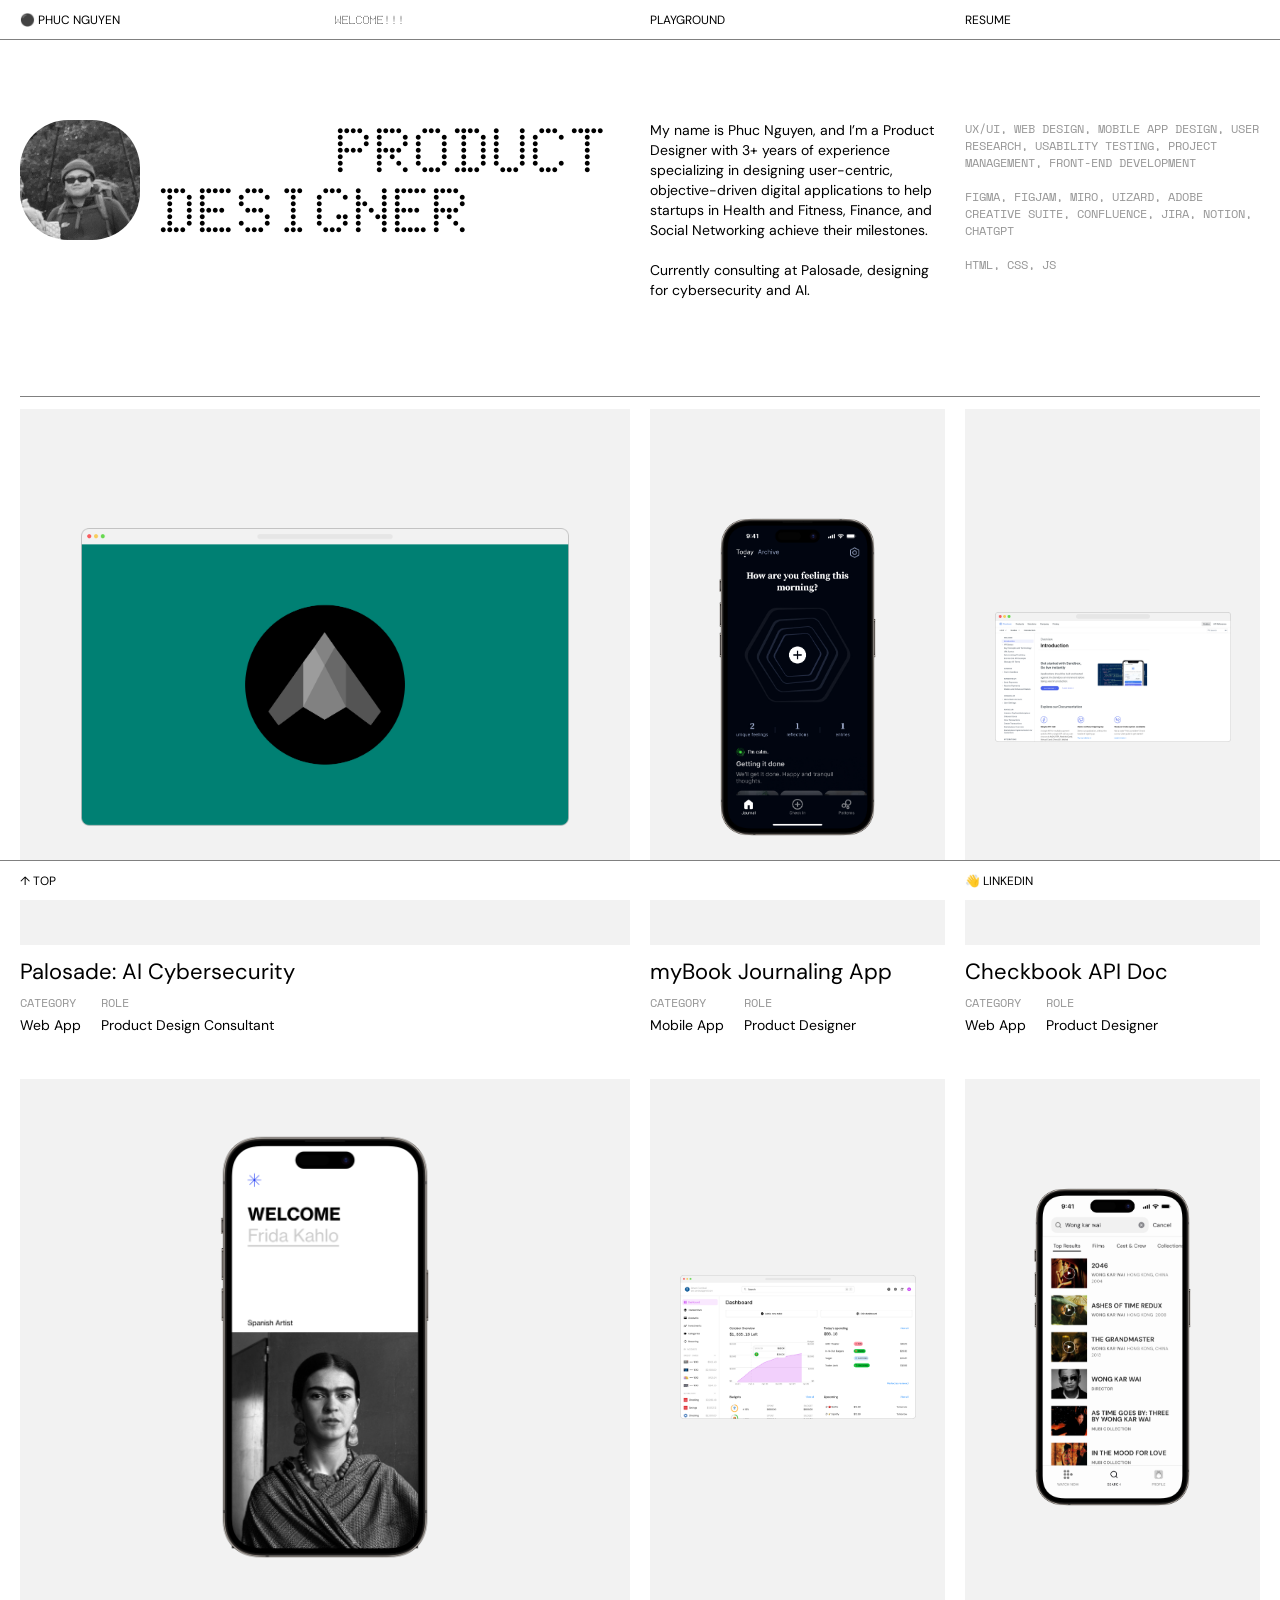
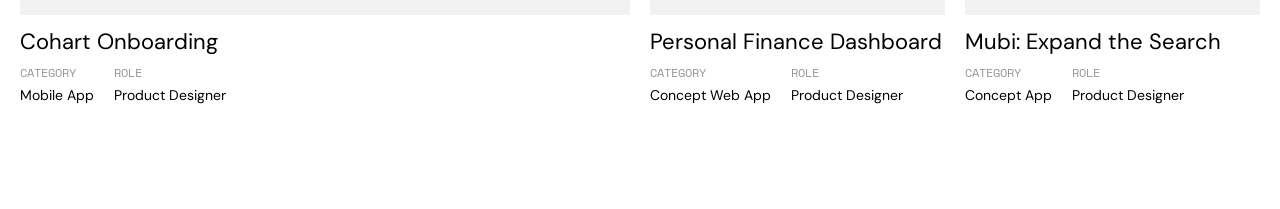
<file: index.html>
<!DOCTYPE html>
<html lang="en">

<head>
    <meta charset="UTF-8">
    <meta name="viewport" content="width=device-width, initial-scale=1.0">
    <title>Welcome</title>

    <link rel="stylesheet" href="./css/stylesheet.css">
    <link rel="preconnect" href="https://fonts.googleapis.com">
    <link rel="preconnect" href="https://fonts.gstatic.com" crossorigin>
    <link rel="preconnect" href="https://fonts.googleapis.com">
    <link rel="preconnect" href="https://fonts.gstatic.com" crossorigin>
    <link
        href="https://fonts.googleapis.com/css2?family=DM+Sans:ital,opsz,wght@0,9..40,100..1000;1,9..40,100..1000&family=Outfit:wght@100..900&family=Space+Mono:ital,wght@0,400;0,700;1,400;1,700&display=swap"
        rel="stylesheet">
    <link rel="preconnect" href="https://fonts.googleapis.com">
    <link rel="preconnect" href="https://fonts.gstatic.com" crossorigin>
    <link
        href="https://fonts.googleapis.com/css2?family=Outfit:wght@100..900&family=Space+Mono:ital,wght@0,400;0,700;1,400;1,700&display=swap"
        rel="stylesheet">
    <link rel="preconnect" href="https://fonts.googleapis.com">
    <link rel="preconnect" href="https://fonts.gstatic.com" crossorigin>
    <link href="https://fonts.googleapis.com/css2?family=Outfit:wght@100..900&display=swap" rel="stylesheet">
    <link href="https://fonts.googleapis.com/css2?family=Doto:wght,ROND@100..900,0..100&display=swap" rel="stylesheet">


    <!-- Apple Touch Icons for iOS -->
    <link rel="apple-touch-icon" sizes="180x180" href="img/icon.png">
    <link rel="apple-touch-icon" sizes="120x120" href="img/icon.png">

    <!-- Favicon for Browsers -->
    <link rel="icon" href="img/icon.png" type="image/png">


</head>
<!--Can see on page-->

<body>
    <header>
        <nav class="top-nav">
            <div class="nav-item"><a href="index.html">⚫️ PHUC NGUYEN</a></div>
            <p class="h4">WELCOME!!!</p>
            <div class="nav-item"><a
                    href="https://www.figma.com/design/P93TA4HrNwf5TH4MnhS6Tv/Phuc-Nguyen%2FPortfolio?node-id=2656-624&t=YfxpwWRoj7cGax7I-1"
                    target="_blank">PLAYGROUND</a></div>
            <div class="nav-item"><a href="img/Phuc Nguyen_Resume.pdf" target="_blank">RESUME</a></div>
        </nav>
    </header>

    <!--Hero-->
    <section class="hero">
        <div class="intro">
            <!-- <div class="hero-image"> -->
            <img src="img/landing/me.jpg" class="hero-image">
        <div class="intro-text">
            <h1 class="h1 product">PRODUCT</h1>
            <h1 class="h1 designer">DESIGNER</h1>
        </div>


        </div>

        <!-- <br> -->
        <!-- <div class="h1">
           Product Designer
           <p>Designer</p>

        </div> --> 

        <ul class="p">
            <li>
            My name is Phuc Nguyen, and I’m a Product Designer with 3+ years of experience specializing
            in designing user-centric, objective-driven digital applications to help startups in Health
            and Fitness, Finance, and Social Networking achieve their milestones.</li>
            <br>
            <li>Currently consulting at Palosade, designing for cybersecurity and AI.</li>
        </ul>
        <ul class="h3">
            <li>UX/UI, Web Design, Mobile App Design, User Research, Usability Testing,
                Project Management, front-end development</li>
            <br>
            <li>Figma, Figjam, Miro, UIzard, Adobe Creative Suite, Confluence, Jira, Notion, ChatGPT</li>
            <br>
            <li>html, css, js</li>
        </ul>
        </div>
    </section>

    <div class="hairline"></div> <!-- Hairline -->

    <!--Works-->
    <div class="work" style="margin-bottom: 40px;">

        <!-- work 1 -->
        <a href="palosade.html" class="work-container"> <!-- Add your link here -->
            <div class="img-container"> <!-- image -->
                <img src="img/landing/palosade.png" class="img" alt="">
            </div>
            <div class="text-container">
                <h2 class="h2">Palosade: AI Cybersecurity</h2>
                <div>
                    <ul>
                        <div class="ul">
                            <li class="h3">category</li>
                            <li class="p">Web App</li>
                        </div>
                        <div class="ul">
                            <li class="h3">role</li>
                            <li class="p">Product Design Consultant</li>
                        </div>
                    </ul>
                </div>
            </div>
        </a>

        <!-- work 2 -->
        <a href="mybook.html" class="work-container">
            <div class="img-container"> <!-- image -->
                <img src="img/landing/mybook phone.png" class="img-phone" alt="">
            </div>
            <div class="text-container">
                <h2 class="h2">myBook Journaling App</h2>
                <div>
                    <ul>
                        <div class="ul">
                            <li class="h3">category</li>
                            <li class="p">Mobile App</li>
                        </div>
                        <div class="ul">
                            <li class="h3">role</li>
                            <li class="p">Product Designer</li>
                        </div>
                    </ul>
                </div>
            </div>
        </a>

        <!-- work 3 -->
        <a href="checkbook.html" class="work-container">
            <div class="img-container"> <!-- image -->
                <img src="img/landing/checkbook.png" class="img" alt="">
            </div>
            <div class="text-container">
                <h2 class="h2">Checkbook API Doc</h2>
                <div>
                    <ul>
                        <div class="ul">
                            <li class="h3">category</li>
                            <li class="p">Web App</li>
                        </div>
                        <div class="ul">
                            <li class="h3">role</li>
                            <li class="p">Product Designer</li>
                        </div>
                    </ul>
                </div>
            </div>
        </a>

        <a href="cohart.html" class="work-container">
            <div class="img-container"> <!-- image -->
                <img src="img/landing/cohart.png" class="img" alt="">
            </div>
            <div class="text-container">
                <h2 class="h2">Cohart Onboarding</h2>
                <div>
                    <ul>
                        <div class="ul">
                            <li class="h3">category</li>
                            <li class="p">Mobile App</li>
                        </div>
                        <div class="ul">
                            <li class="h3">role</li>
                            <li class="p">Product Designer</li>
                        </div>
                    </ul>
                </div>
            </div>
        </a>
        <!-- playground 2 -->
        <a href="finance_dashboard.html" class="work-container">
            <div class="img-container"> <!-- image -->
                <img src="img/landing/money.png" class="img" alt="">
            </div>
            <div class="text-container">
                <h2 class="h2">Personal Finance Dashboard</h2>
                <div>
                    <ul>
                        <div class="ul">
                            <li class="h3">category</li>
                            <li class="p">Concept Web App</li>
                        </div>
                        <div class="ul">
                            <li class="h3">role</li>
                            <li class="p">Product Designer</li>
                        </div>
                    </ul>
                </div>
            </div>
        </a>

        <!-- playground 3 -->
        <a href="https://www.figma.com/proto/P93TA4HrNwf5TH4MnhS6Tv/PlayGround?node-id=1320-163&node-type=frame&t=fpwpwzxgmNBhKIVn-1&scaling=scale-down-width&content-scaling=fixed&page-id=1320%3A162&starting-point-node-id=1320%3A163"
            target="_blank" class="work-container">
            <div class="img-container"> <!-- image -->
                <img src="img/landing/mubi phone.png" class="img-phone" alt="">
            </div>
            <div class="text-container">
                <h2 class="h2">Mubi: Expand the Search</h2>
                <div>
                    <ul>
                        <div class="ul">
                            <li class="h3">category</li>
                            <li class="p">Concept App</li>
                        </div>
                        <div class="ul">
                            <li class="h3">role</li>
                            <li class="p">Product Designer</li>
                        </div>
                    </ul>
                </div>
            </div>
        </a>
  
    </div>



    <!--footer-->
    <footer class="footer-nav">
        <div class="nav-button">
            <p class="nav-item">↑ TOP</p>
        </div>
        <div class="nav-item"><a href="_blank"></a></div>

        <div blank></div>

        <div class="nav-item"><a href="https://www.linkedin.com/in/phucngyn/" target="_blank">👋 LINKEDIN</a></div>
    </footer>

    <script src="js/index.js">
        document.querySelector('.nav-button').addEventListener('click', function () {
            window.scrollTo({
                top: 0,
                behavior: 'smooth'
            });
        });
    </script>




    </section>

</html>
</file>
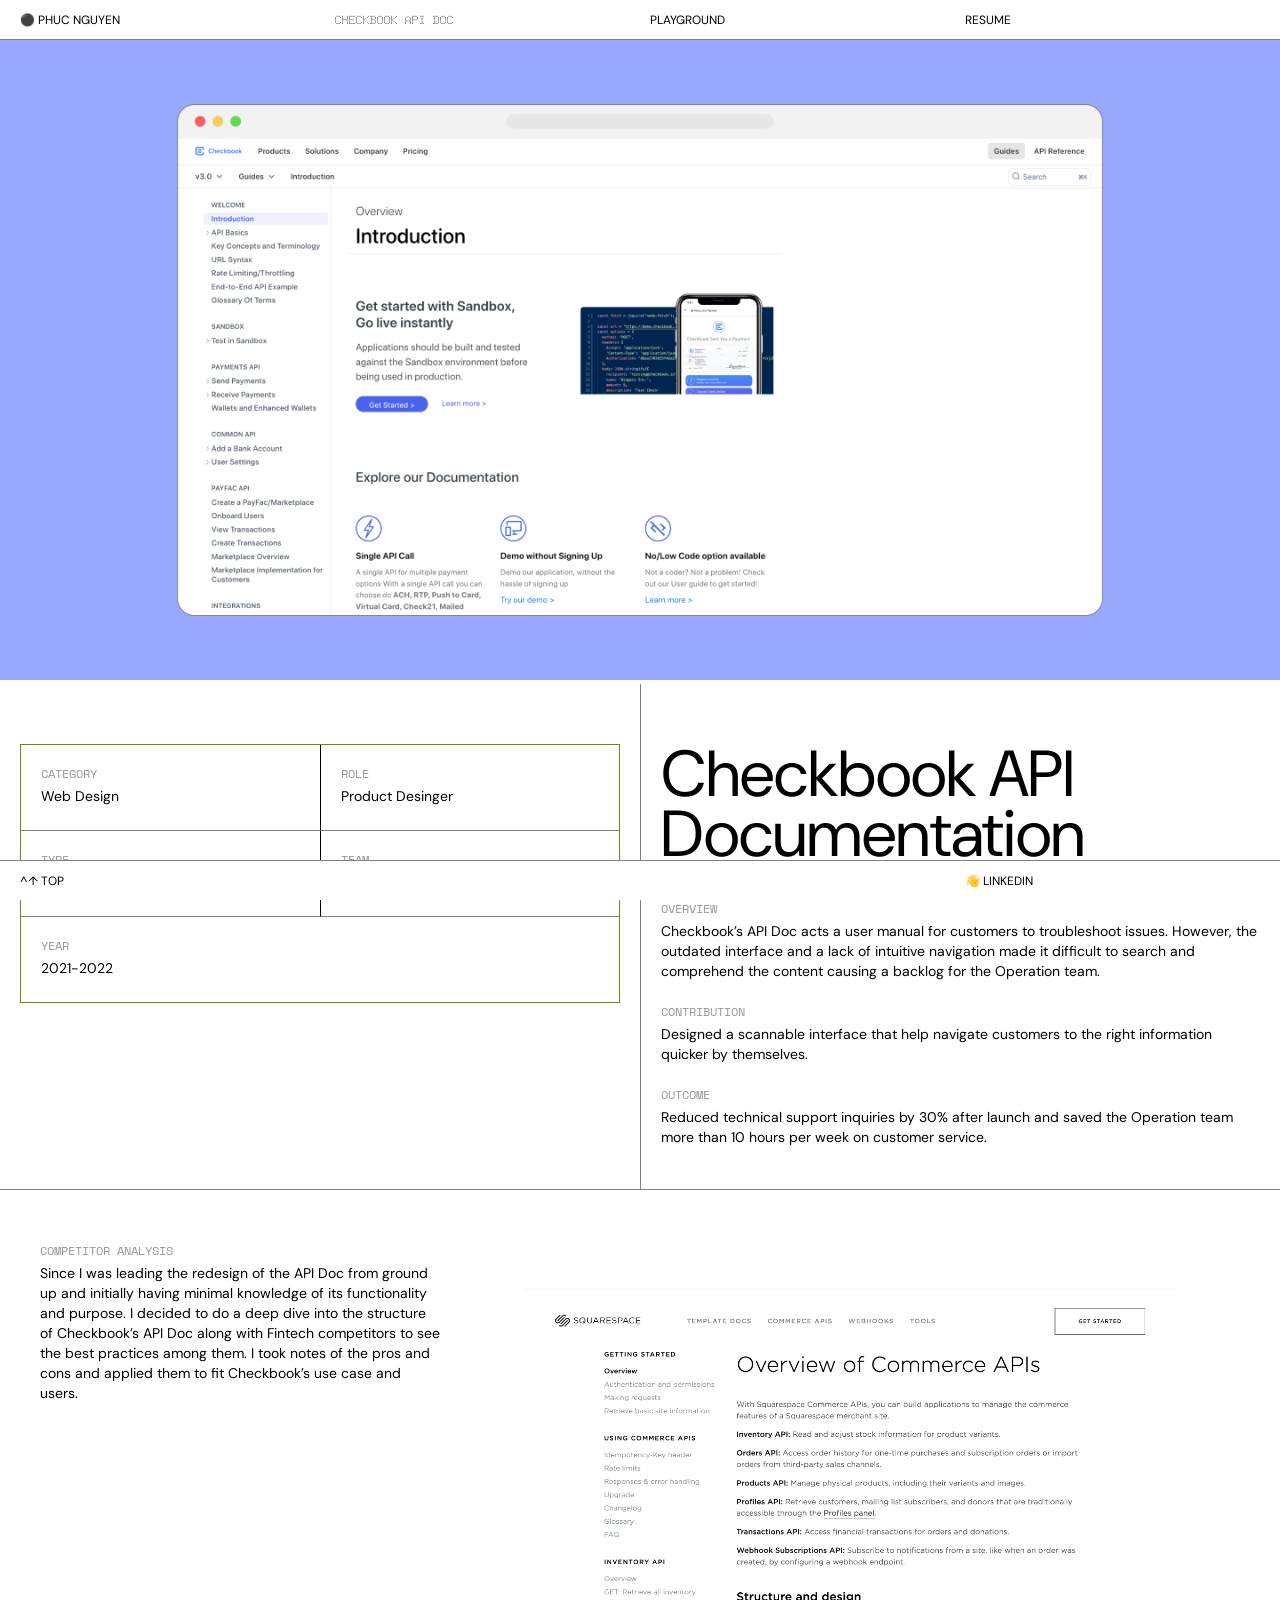
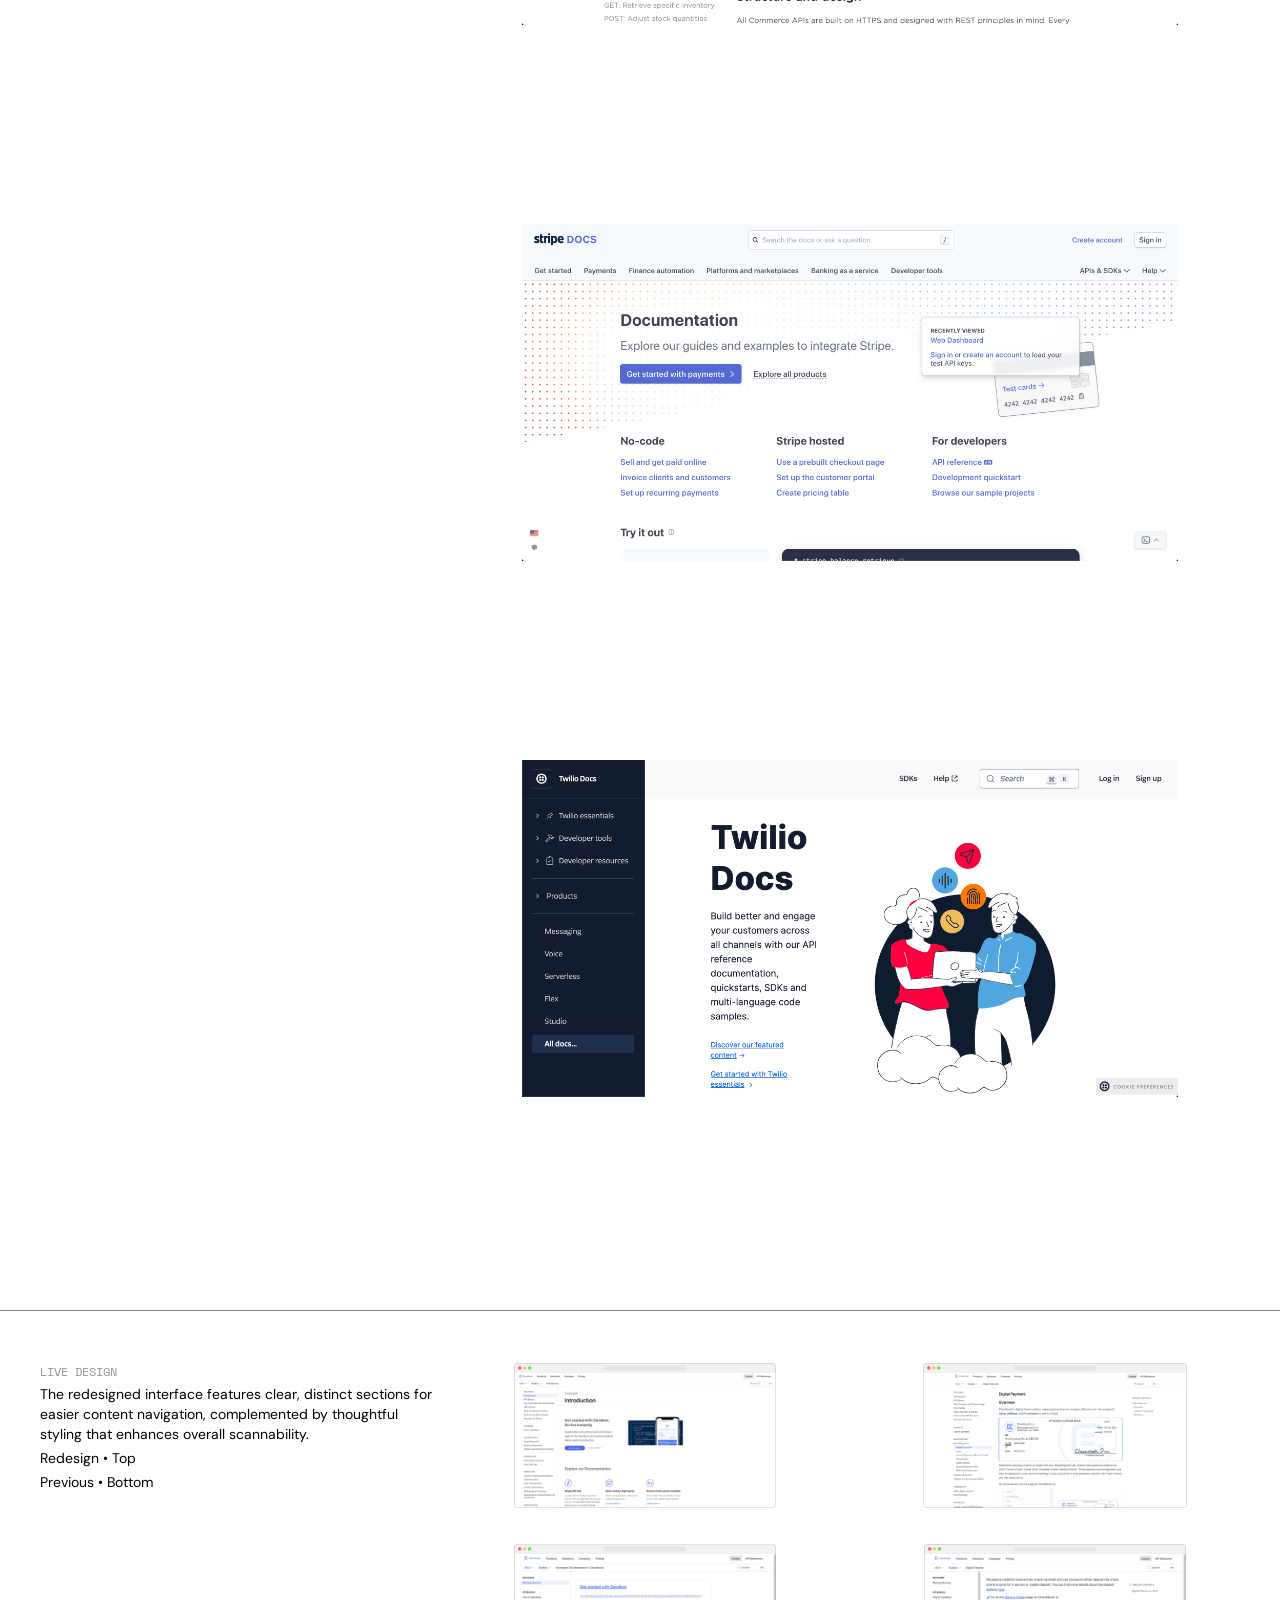
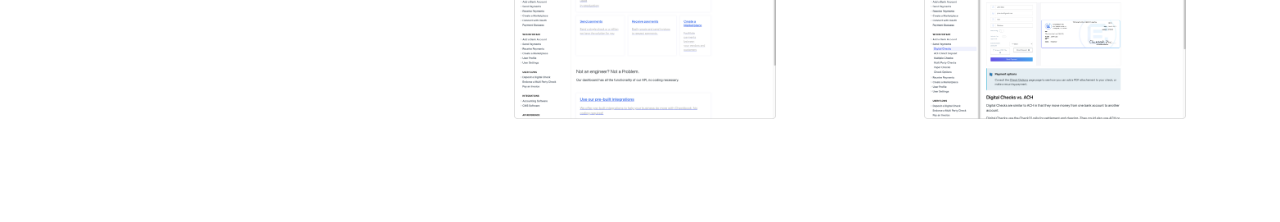
<file: checkbook.html>
<!DOCTYPE html>
<html lang="en">

<head>
    <meta charset="UTF-8">
    <meta name="viewport" content="width=device-width, initial-scale=1.0">
    <title>Checkbook</title>
    <link rel="stylesheet" href="./css/stylesheet.css">
    <link rel="stylesheet" href="./css/project.css">
    <link rel="preconnect" href="https://fonts.googleapis.com">
    <link rel="preconnect" href="https://fonts.gstatic.com" crossorigin>
    <link rel="preconnect" href="https://fonts.googleapis.com">
    <link rel="preconnect" href="https://fonts.gstatic.com" crossorigin>
    <link
        href="https://fonts.googleapis.com/css2?family=DM+Sans:ital,opsz,wght@0,9..40,100..1000;1,9..40,100..1000&family=Outfit:wght@100..900&family=Space+Mono:ital,wght@0,400;0,700;1,400;1,700&display=swap"
        rel="stylesheet">
    <link rel="preconnect" href="https://fonts.googleapis.com">
    <link rel="preconnect" href="https://fonts.gstatic.com" crossorigin>
    <link
        href="https://fonts.googleapis.com/css2?family=Outfit:wght@100..900&family=Space+Mono:ital,wght@0,400;0,700;1,400;1,700&display=swap"
        rel="stylesheet">
    <link rel="preconnect" href="https://fonts.googleapis.com">
    <link rel="preconnect" href="https://fonts.gstatic.com" crossorigin>
    <link href="https://fonts.googleapis.com/css2?family=Outfit:wght@100..900&display=swap" rel="stylesheet">
    <link href="https://fonts.googleapis.com/css2?family=Doto:wght,ROND@100..900,0..100&display=swap" rel="stylesheet">


        <!-- Apple Touch Icons for iOS -->
        <link rel="apple-touch-icon" sizes="180x180" href="img/icon.png">
        <link rel="apple-touch-icon" sizes="120x120" href="img/icon.png">
    
        <!-- Favicon for Browsers -->
        <link rel="icon" href="img/icon.png" type="image/png">
        
</head>

<!--Can see on page-->

<body>
    <header>
        <nav class="top-nav">
            <div class="nav-item"><a href="index.html">⚫️ PHUC NGUYEN</a></div>
            <p class="h4">checkbook api doc</p>
            <div class="nav-item"><a href="https://www.figma.com/design/P93TA4HrNwf5TH4MnhS6Tv/Phuc-Nguyen%2FPortfolio?node-id=2656-624&t=YfxpwWRoj7cGax7I-1" target="_blank">PLAYGROUND</a></div>
            <div class="nav-item"><a href="img/Phuc Nguyen_Resume.pdf" target="_blank">RESUME</a></div>
        </nav>
    </header>

    <!--Hero-->
    <div class="hero-container">
        <img src="img/checkbook/hero.png" class="hero-container img" alt="">
    </div>
    <!-- overview -->
    <section class="overview">
        <div class="detail-container">
            <div class="cell">
                <ul class="inner-cell">
                    <li class="h3">category</li>
                    <li class="p">Web Design</li>
                </ul>
                <ul class="inner-cell" style="border-left: 1px solid black;">
                    <li class="h3">Role</li>
                    <li class="p">Product Desinger</li>
                </ul>
                <ul class="inner-cell">
                    <li class="h3">type</li>
                    <li class="p">UX/UI Design</li>
                </ul>
                <ul class="inner-cell" style="border-left: 1px solid black;">
                    <li class="h3">team</li>
                    <li class="p">Kevin Tran • Engineer</li>
                </ul>

                <ul class="year-cell">
                    <li class="h3">Year</li>
                    <li class="p">2021-2022</li>
                </ul>

            </div>
        </div>

        <div class="vertical-line"></div> <!-- Vertical line -->


        <div class="overview-write">
            <h1 class="checkbook-h1">Checkbook API Documentation</h1>
            <br>
            <br>
            <ol class="ol">
                <ul class="ul">
                    <li class="h3">Overview</li>
                    <li class="p">Checkbook’s API Doc acts a user manual for customers to troubleshoot issues. 
                        However, the outdated interface and a lack of intuitive navigation made it difficult to 
                        search and comprehend the content causing a backlog for the Operation team.</li>
                </ul>
                <br>
                <ul class="ul">
                    <li class="h3">contribution</li>
                    <li class="p">Designed a scannable interface that help navigate customers to the right 
                        information quicker by themselves.</li>
                </ul>
                <br>
                <ul class="ul">
                    <li class="h3">outcome</li>
                    <li class="p">Reduced technical support inquiries by 30% after launch and saved the Operation 
                        team more than 10 hours per week on customer service.</li>
                </ul>
            </ol>
            <br>
        </div>
    </section>

    <div class="hairline-hero"></div> <!-- Hairline -->

    <div class="content-container">
        <div class="content">
            <ul class="ul">
                <li class="h3">competitor analysis</li>
                <li class="p">Since I was leading the redesign of the API Doc from ground up and initially having minimal 
                    knowledge of its functionality and purpose. I decided to do a deep dive into the structure of Checkbook’s 
                    API Doc along with Fintech competitors to see the best practices among them. I took notes of the pros and 
                    cons and applied them to fit Checkbook’s use case and users.
                </li>
            </ul>
        </div>

        <div class="img-col">
            <div class="project-img-vert">
                <img src="img/checkbook/squarespace.png" class="project-img" alt="Journal Image">
            </div>

            <div class="project-img-vert">
                <img src="img/checkbook/stripe.png" class="project-img" alt="Onboard Image">
            </div>

            <div class="project-img-vert">
                <img src="img/checkbook/twillo.png" class="project-img" alt="Onboard Image">
            </div>
        </div>
    </div>

    <div class="hairline-full"></div> <!-- Hairline -->

    <div class="content-container">
        <div class="content">
            <ul class="ul">
                <li class="h3">live design</li>
                <li class="p">The redesigned interface features clear, distinct sections for easier content navigation, complemented 
                    by thoughtful styling that enhances overall scannability.
                </li>
                <li class="p">Redesign • Top
                </li>
                <li class="p">Previous • Bottom
                </li>
            </ul>
        </div>

        <div class="img-col-comp">
            <div class="project-img-container">
                <img src="img/checkbook/new-landing.png" class="project-img" alt="Journal Image">
            </div>
            <div class="project-img-container">
                <img src="img/checkbook/new-page.png" class="project-img" alt="Journal Image">
            </div>
            <div class="project-img-container">
                <img src="img/checkbook/old-landing.png" class="project-img" alt="Journal Image">
            </div>
            <div class="project-img-container">
                <img src="img/checkbook/old-page.png" class="project-img" alt="Journal Image">
            </div>
        </div>
    </div>





    <!--footer-->
    <footer class="footer-nav">
        <div class="nav-button">
            <p class="nav-item">^↑ TOP</p>
        </div>
        <div class="nav-item"><a href="_blank"></a></div>
        <div class="nav-item"><a href="_blank"></a></div>
        <div class="nav-item"><a href="https://www.linkedin.com/in/phucngyn/" target="_blank">👋 LINKEDIN</a></div>
    </footer>

    <script src="js/index.js">
        document.querySelector('.nav-button').addEventListener('click', function () {
            window.scrollTo({
                top: 0,
                behavior: 'smooth'
            });
        });
    </script>



</html>
</file>
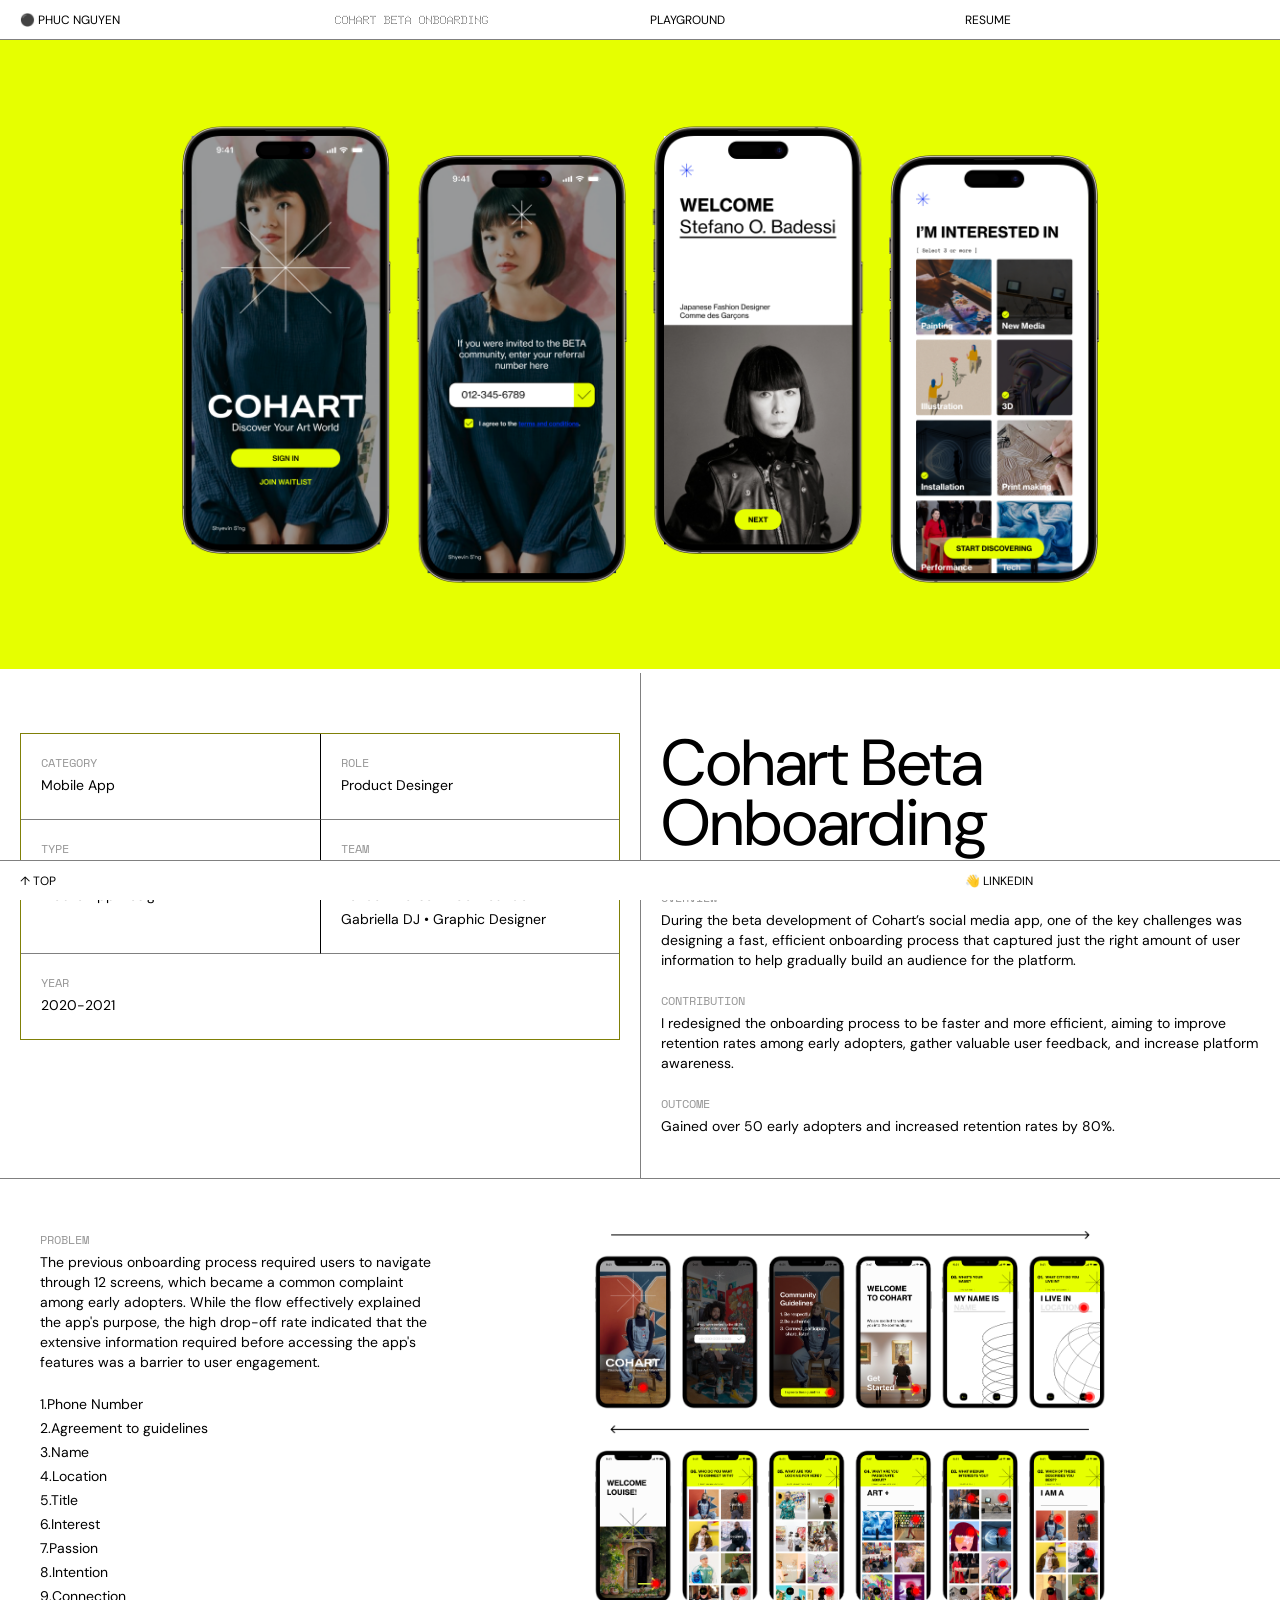
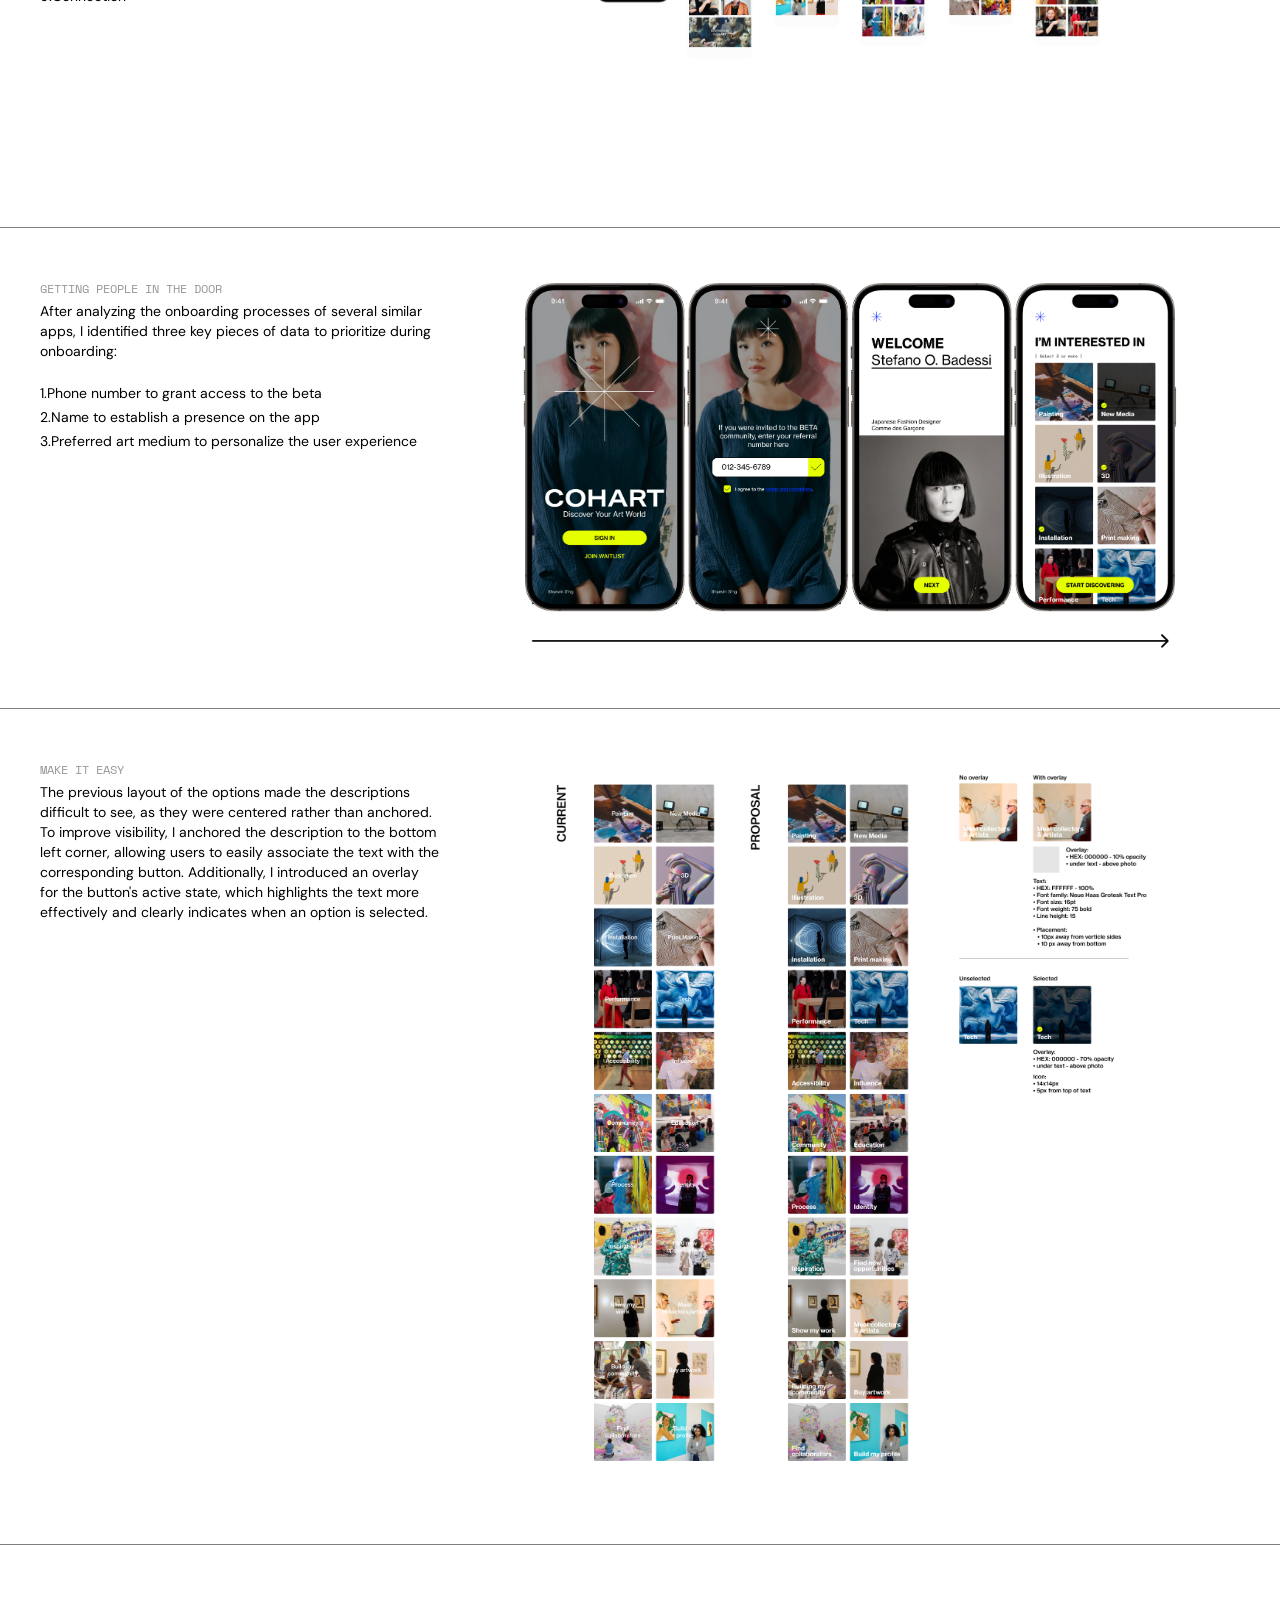
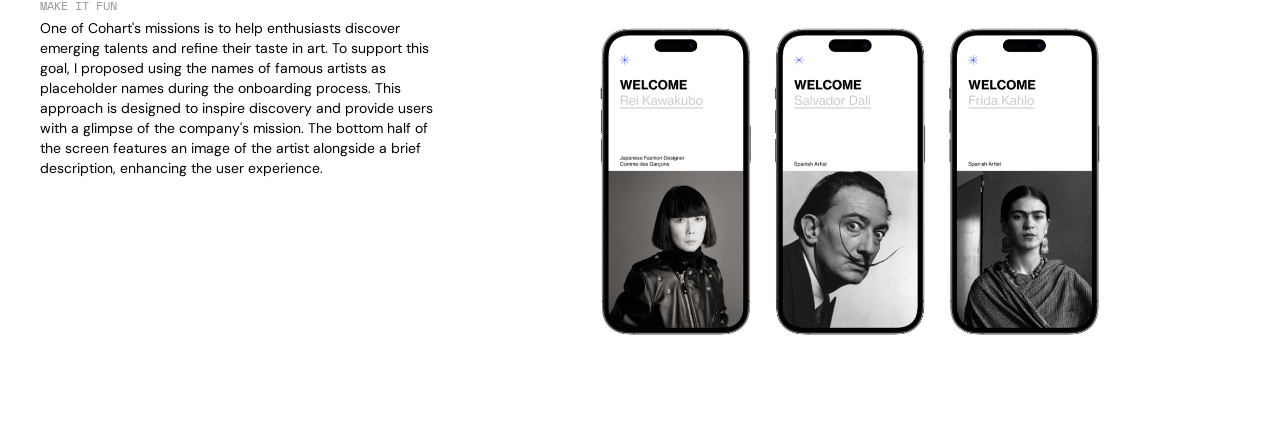
<file: cohart.html>
<!DOCTYPE html>
<html lang="en">

<head>
    <meta charset="UTF-8">
    <meta name="viewport" content="width=device-width, initial-scale=1.0">
    <title>Cohart</title>
    <link rel="stylesheet" href="./css/stylesheet.css">
    <link rel="stylesheet" href="./css/project.css">
    <link rel="preconnect" href="https://fonts.googleapis.com">
    <link rel="preconnect" href="https://fonts.gstatic.com" crossorigin>
    <link rel="preconnect" href="https://fonts.googleapis.com">
    <link rel="preconnect" href="https://fonts.gstatic.com" crossorigin>
    <link
        href="https://fonts.googleapis.com/css2?family=DM+Sans:ital,opsz,wght@0,9..40,100..1000;1,9..40,100..1000&family=Outfit:wght@100..900&family=Space+Mono:ital,wght@0,400;0,700;1,400;1,700&display=swap"
        rel="stylesheet">
    <link rel="preconnect" href="https://fonts.googleapis.com">
    <link rel="preconnect" href="https://fonts.gstatic.com" crossorigin>
    <link
        href="https://fonts.googleapis.com/css2?family=Outfit:wght@100..900&family=Space+Mono:ital,wght@0,400;0,700;1,400;1,700&display=swap"
        rel="stylesheet">
    <link rel="preconnect" href="https://fonts.googleapis.com">
    <link rel="preconnect" href="https://fonts.gstatic.com" crossorigin>
    <link href="https://fonts.googleapis.com/css2?family=Outfit:wght@100..900&display=swap" rel="stylesheet">
    <link href="https://fonts.googleapis.com/css2?family=Doto:wght,ROND@100..900,0..100&display=swap" rel="stylesheet">


        <!-- Apple Touch Icons for iOS -->
        <link rel="apple-touch-icon" sizes="180x180" href="img/icon.png">
        <link rel="apple-touch-icon" sizes="120x120" href="img/icon.png">
    
        <!-- Favicon for Browsers -->
        <link rel="icon" href="img/icon.png" type="image/png">
        
</head>

<!--Can see on page-->

<body>
    <header>
        <nav class="top-nav">
            <div class="nav-item"><a href="index.html">⚫️ PHUC NGUYEN</a></div>
            <p class="h4">Cohart Beta Onboarding</p>
            <div class="nav-item"><a href="https://www.figma.com/design/P93TA4HrNwf5TH4MnhS6Tv/Phuc-Nguyen%2FPortfolio?node-id=2656-624&t=YfxpwWRoj7cGax7I-1" target="_blank">PLAYGROUND</a></div>
            <div class="nav-item"><a href="img/Phuc Nguyen_Resume.pdf" target="_blank">RESUME</a></div>
        </nav>
    </header>

    <!--Hero-->
    <div class="hero-container">
        <img src="img/cohart/hero.png" class="hero-container img" alt="">
    </div>
    <!-- overview -->
    <section class="overview">
        <div class="detail-container">
            <div class="cell">
                <ul class="inner-cell">
                    <li class="h3">category</li>
                    <li class="p">Mobile App</li>
                </ul>
                <ul class="inner-cell" style="border-left: 1px solid black;">
                    <li class="h3">Role</li>
                    <li class="p">Product Desinger</li>
                </ul>
                <ul class="inner-cell">
                    <li class="h3">type</li>
                    <li class="p">UX/UI Design</li>
                    <li class="p">Mobile App Design</li>
                </ul>
                <ul class="inner-cell" style="border-left: 1px solid black;">
                    <li class="h3">team</li>
                    <li class="p">Shyevin S'ng • Co-Founder</li>
                    <li class="p">Kendall Warson • Co-Founder</li>
                    <li class="p">Gabriella DJ • Graphic Designer</li>
                </ul>

                <ul class="year-cell">
                    <li class="h3">Year</li>
                    <li class="p">2020-2021</li>
                </ul>

            </div>
        </div>

        <div class="vertical-line"></div> <!-- Vertical line -->


        <div class="overview-write">
            <h1 class="checkbook-h1">Cohart Beta Onboarding</h1>
            <br>
            <br>
            <ol class="ol">
                <ul class="ul">
                    <li class="h3">Overview</li>
                    <li class="p">During the beta development of Cohart’s social media app, one of the key challenges 
                        was designing a fast, efficient onboarding process that captured just the right amount of user 
                        information to help gradually build an audience for the platform.</li>
                </ul>
                <br>
                <ul class="ul">
                    <li class="h3">contribution</li>
                    <li class="p">I redesigned the onboarding process to be faster and more efficient, aiming to improve 
                        retention rates among early adopters, gather valuable user feedback, and increase platform awareness.</li>
                </ul>
                <br>
                <ul class="ul">
                    <li class="h3">outcome</li>
                    <li class="p">Gained over 50 early adopters and increased retention rates by 80%.</li>
                </ul>
            </ol>
            <br>
        </div>
    </section>

    <div class="hairline-hero"></div> <!-- Hairline -->

    <div class="content-container">
        <div class="content">
            <ul class="ul">
                <li class="h3">problem</li>
                <li class="p">The previous onboarding process required users to navigate through 12 screens, which became a common 
                    complaint among early adopters. While the flow effectively explained the app's purpose, the high drop-off rate 
                    indicated that the extensive information required before accessing the app's features was a barrier to user engagement.
                </li>
                <br>
                <li class="p">1.Phone Number</li>
                <li class="p">2.Agreement to guidelines</li>
                <li class="p">3.Name</li>
                <li class="p">4.Location</li>
                <li class="p">5.Title</li>
                <li class="p">6.Interest</li>
                <li class="p">7.Passion</li>
                <li class="p">8.Intention</li>
                <li class="p">9.Connection</li>


            </ul>
        </div>

        <div class="img-col">
            <div class="project-img-vert">
                <img src="img/cohart/old.png" class="project-img" alt="Journal Image">
            </div>
        </div>
    </div>

    <div class="hairline-full"></div> <!-- Hairline -->

    <div class="content-container">
        <div class="content">
            <ul class="ul">
                <li class="h3">getting people in the door</li>
                <li class="p">After analyzing the onboarding processes of several similar apps, 
                    I identified three key pieces of data to prioritize during onboarding:</li>
                    <br>
                <li class="p">1.Phone number to grant access to the beta</li>
                <li class="p">2.Name to establish a presence on the app</li>
                <li class="p">3.Preferred art medium to personalize the user experience</li>

            </ul>
        </div>

        <div class="img-col">
            <div class="project-img-container">
                <img src="img/cohart/new.png" class="project-img" alt="Journal Image">
            </div>
        </div>
    </div>

    <div class="hairline-full"></div> <!-- Hairline -->

    <div class="content-container">
        <div class="content">
            <ul class="ul">
                <li class="h3">Make it easy</li>
                <li class="p">The previous layout of the options made the descriptions difficult to see, as they were centered rather than anchored. To improve visibility, 
                    I anchored the description to the bottom left corner, allowing users to easily associate the text with the corresponding button. Additionally, I introduced 
                    an overlay for the button's active state, which highlights the text more effectively and clearly indicates when an option is selected.
                       </li>
            </ul>
        </div>

        <div class="img-col">
            <div class="project-img-container">
                <img src="img/cohart/easy.png" class="project-img" alt="Journal Image">
            </div>
        </div>
    </div>

    <div class="hairline-full"></div> <!-- Hairline -->

    <div class="content-container">
        <div class="content">
            <ul class="ul">
                <li class="h3">make it fun</li>
                <li class="p">One of Cohart's missions is to help enthusiasts discover emerging talents and refine their taste in art. To support this goal, I proposed using the 
                    names of famous artists as placeholder names during the onboarding process. This approach is designed to inspire discovery and provide users with a glimpse of 
                    the company's mission. The bottom half of the screen features an image of the artist alongside a brief description, enhancing the user experience.  </li>
            </ul>
        </div>

        <div class="img-col">
            <div class="project-img-container">
                <img src="img/cohart/fun.png" class="project-img" alt="Journal Image">
            </div>
        </div>
    </div>

    <!--footer-->
    <footer class="footer-nav">
        <div class="nav-button">
            <p class="nav-item">↑ TOP</p>
        </div>
        <div class="nav-item"><a href="_blank"></a></div>
        <div class="nav-item"><a href="_blank"></a></div>
        <div class="nav-item"><a href="https://www.linkedin.com/in/phucngyn/" target="_blank">👋 LINKEDIN</a></div>
    </footer>

    <script src="js/index.js">
        document.querySelector('.nav-button').addEventListener('click', function () {
            window.scrollTo({
                top: 0,
                behavior: 'smooth'
            });
        });
    </script>



</html>
</file>
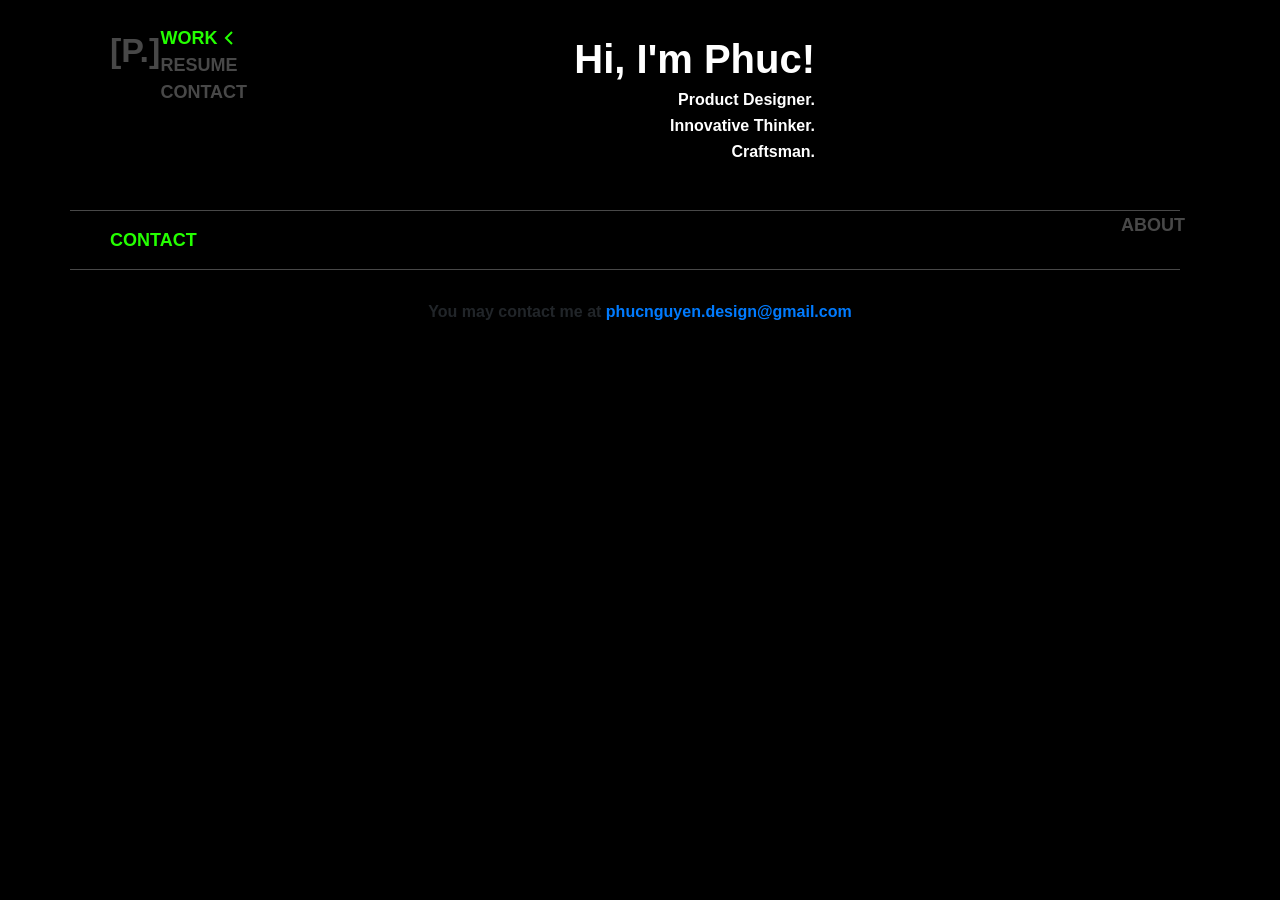
<file: contact.html>
<!DOCTYPE html>
<html lang="en">
  <head>
    <!-- Required meta tags -->
    <meta charset="utf-8">
    <meta name="viewport" content="width=device-width, initial-scale=1, shrink-to-fit=no">
    <!-- Bootstrap CSS -->
    <link rel="stylesheet" href="https://stackpath.bootstrapcdn.com/bootstrap/4.1.3/css/bootstrap.min.css" integrity="sha384-MCw98/SFnGE8fJT3GXwEOngsV7Zt27NXFoaoApmYm81iuXoPkFOJwJ8ERdknLPMO" crossorigin="anonymous">
    <link href="css/index.css" rel="stylesheet">
    <title>Phuc Nguyen</title>
  </head>
  <body>
    <div class="container">
      <div class="row navbar-container">
        <div class="col-md-4 nav">
          <div class="logo">[P.]</div>
          <div class="navItems">
            <a id="navItems-active" href="phucnguyen.com/work">WORK <img class="nav-arrow-item" src="./content/vector1.svg"/></a><br/>
            <a href="./content/phuc_resume.pdf">RESUME</a><br/>
            <a href="phucnguyen.com/contact">CONTACT</a><br/>
          </div>
        </div>
        <div class="col-md-4 intro-container">
          <h3>Hi, I'm Phuc!</h3>
          <p>Product Designer.</p>
          <p>Innovative Thinker.</p>
          <p>Craftsman.</p>
        </div>
        <div class="col-md-4 about-container">
          <div class="empty-about-space"></div>
          <p class="about-button">ABOUT</p>
        </div>
      </div>
      <div class="row category-container">
        <div class="col-md-6 category-section">
          <a class="category-item-active" href="https://phucnguyen.com/product-design" >CONTACT</a>
        </div>
        <div class="col-md-6"></div>
      </div>
      <div class="row">
        <div class="col-md-12 contact-container">
          <p>You may contact me at <a href="mailto:phuchnguyen.design@gmail.com">phucnguyen.design@gmail.com</a></p>
        </div>
      </div>

    </div>
    <script src="https://ajax.googleapis.com/ajax/libs/jquery/3.5.1/jquery.min.js"></script>

    <script src="https://cdnjs.cloudflare.com/ajax/libs/popper.js/1.14.3/umd/popper.min.js" integrity="sha384-ZMP7rVo3mIykV+2+9J3UJ46jBk0WLaUAdn689aCwoqbBJiSnjAK/l8WvCWPIPm49" crossorigin="anonymous"></script>
    <script src="https://stackpath.bootstrapcdn.com/bootstrap/4.1.3/js/bootstrap.min.js" integrity="sha384-ChfqqxuZUCnJSK3+MXmPNIyE6ZbWh2IMqE241rYiqJxyMiZ6OW/JmZQ5stwEULTy" crossorigin="anonymous"></script>
    <script src="js/scripts.js" ></script>
</body>
  </body>
</html>
</file>
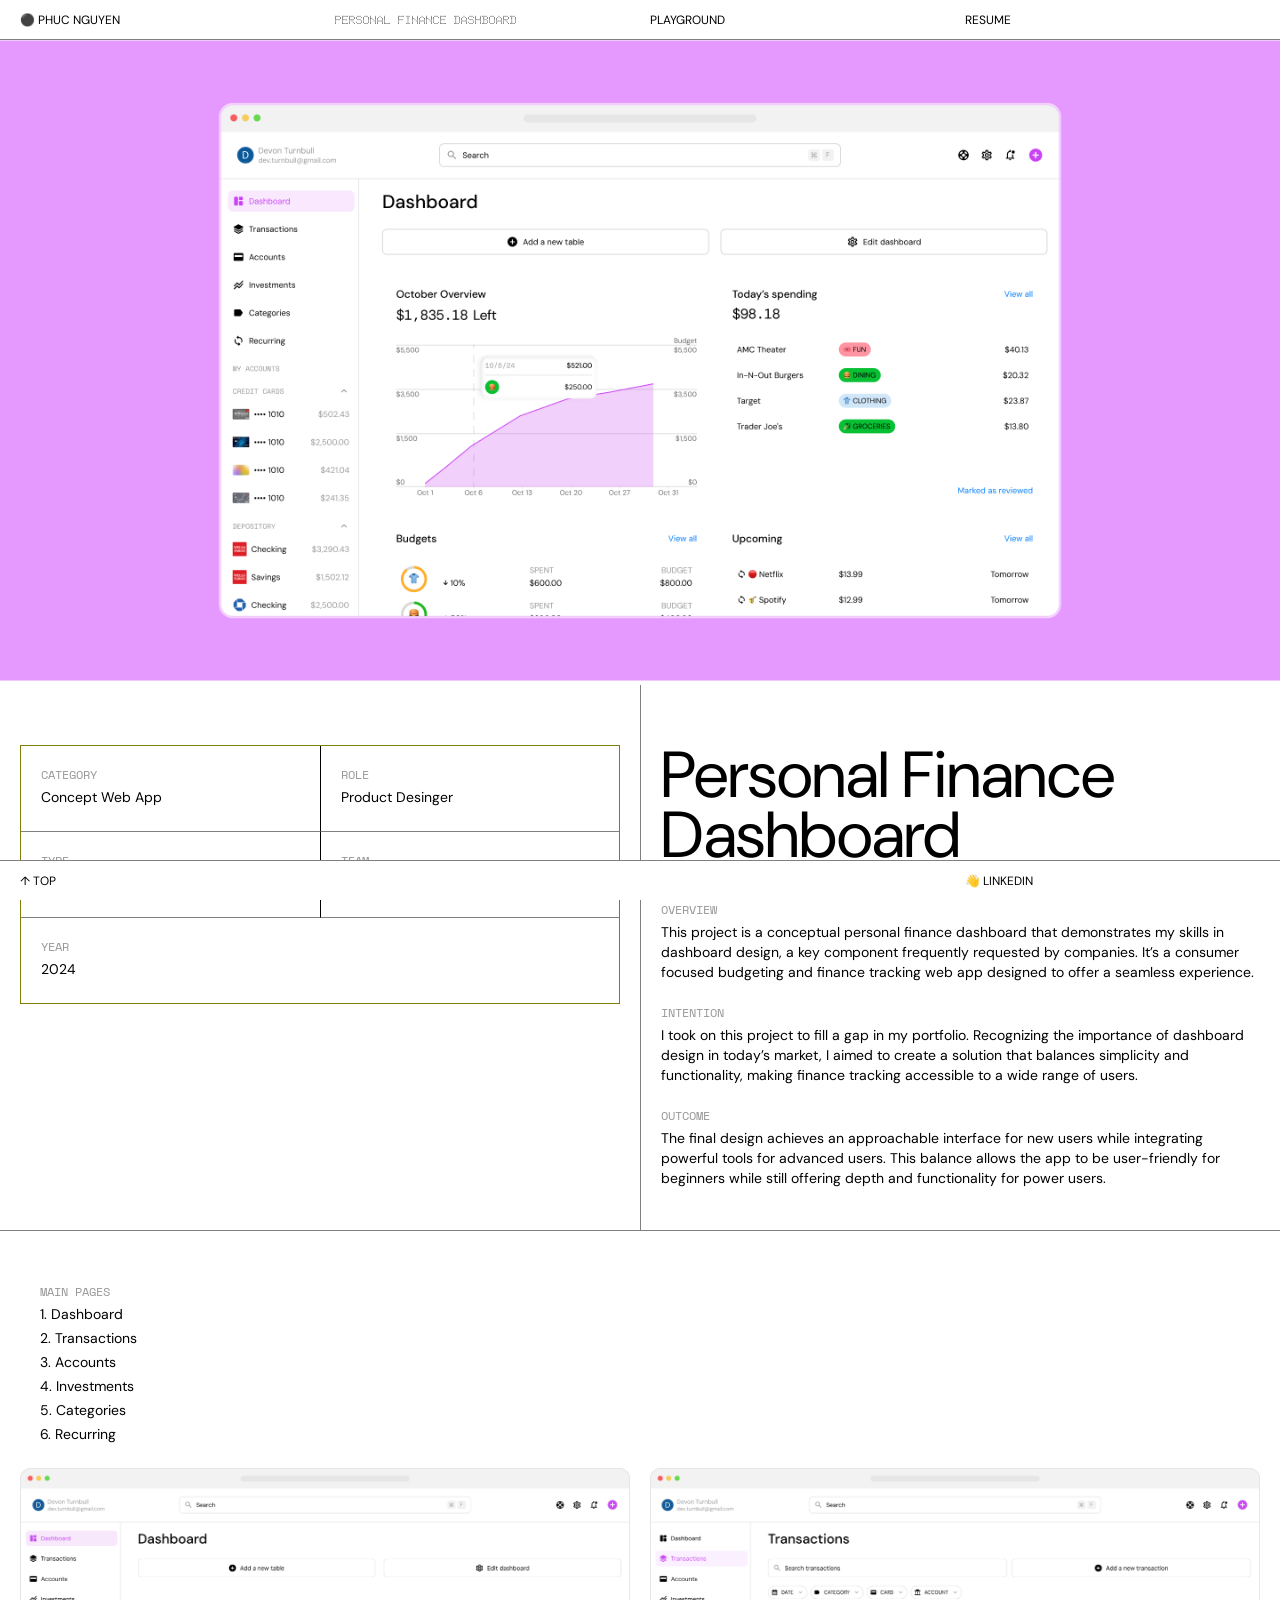
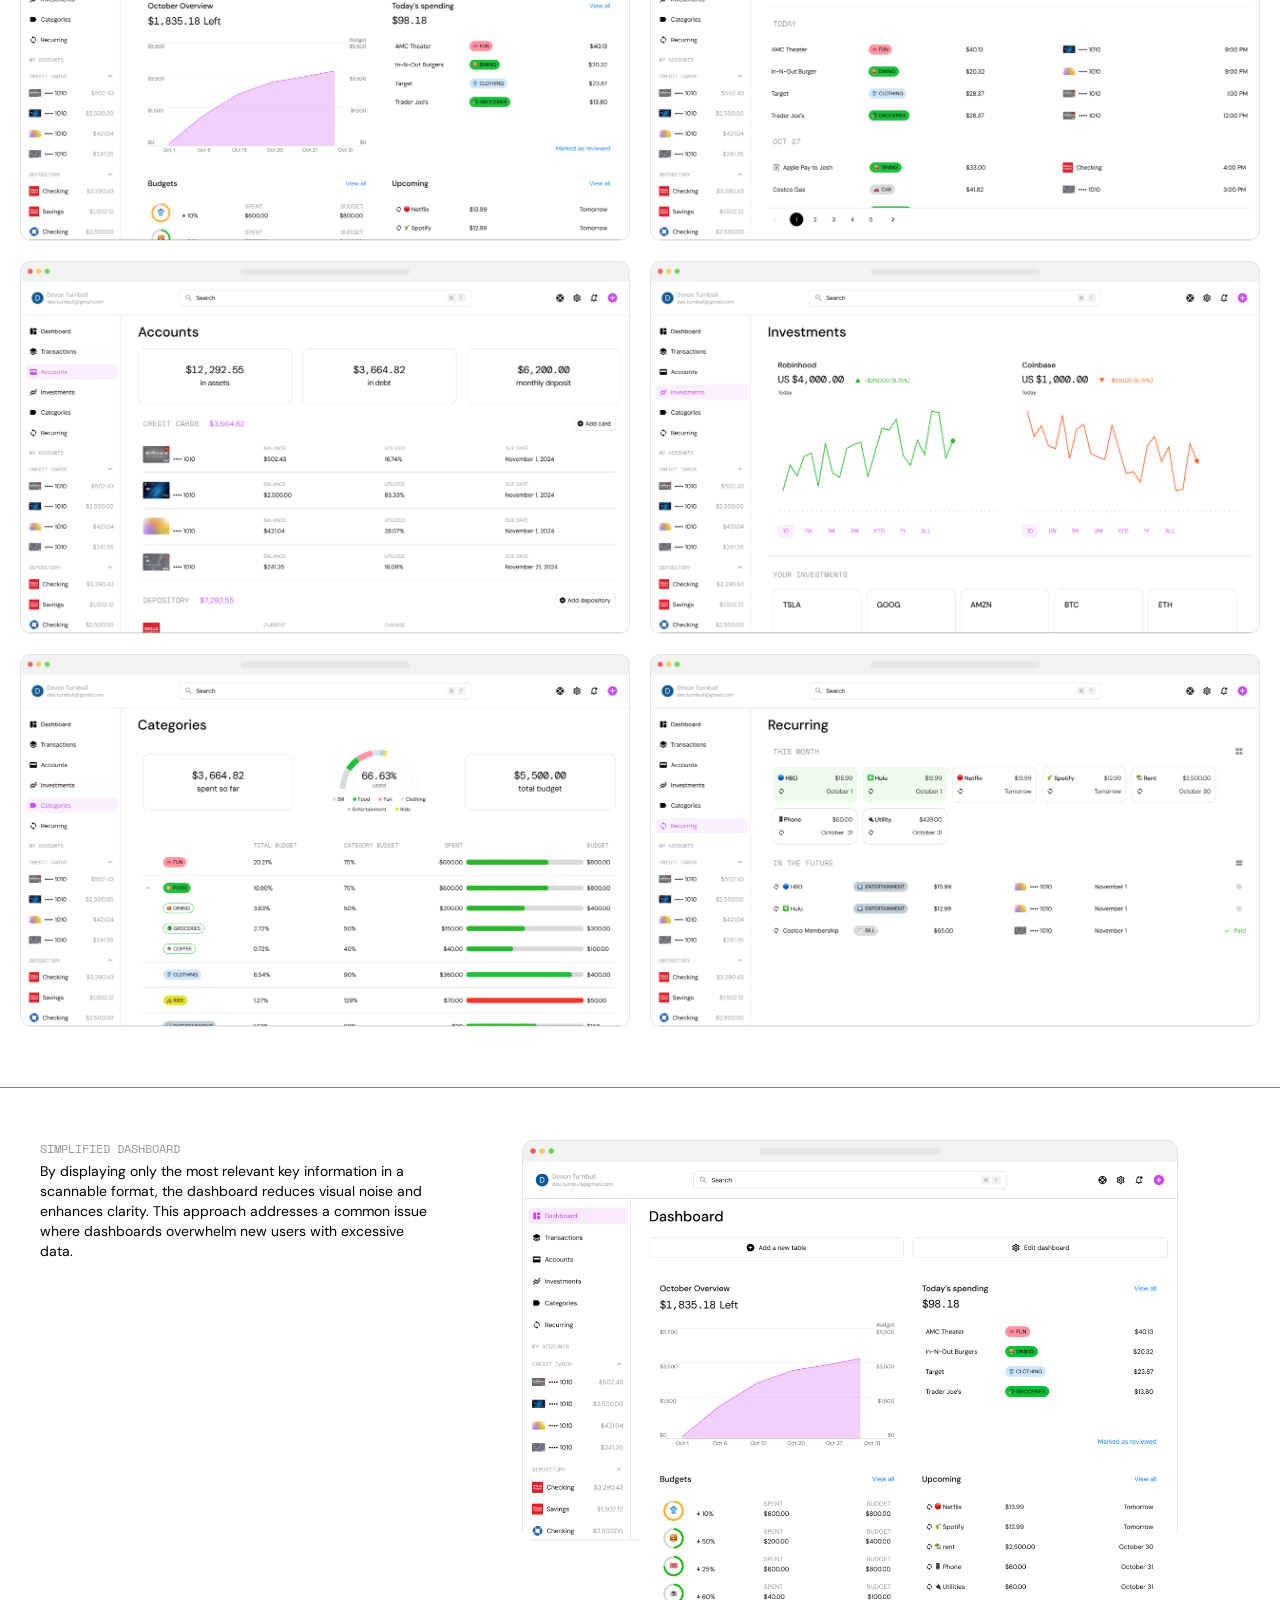
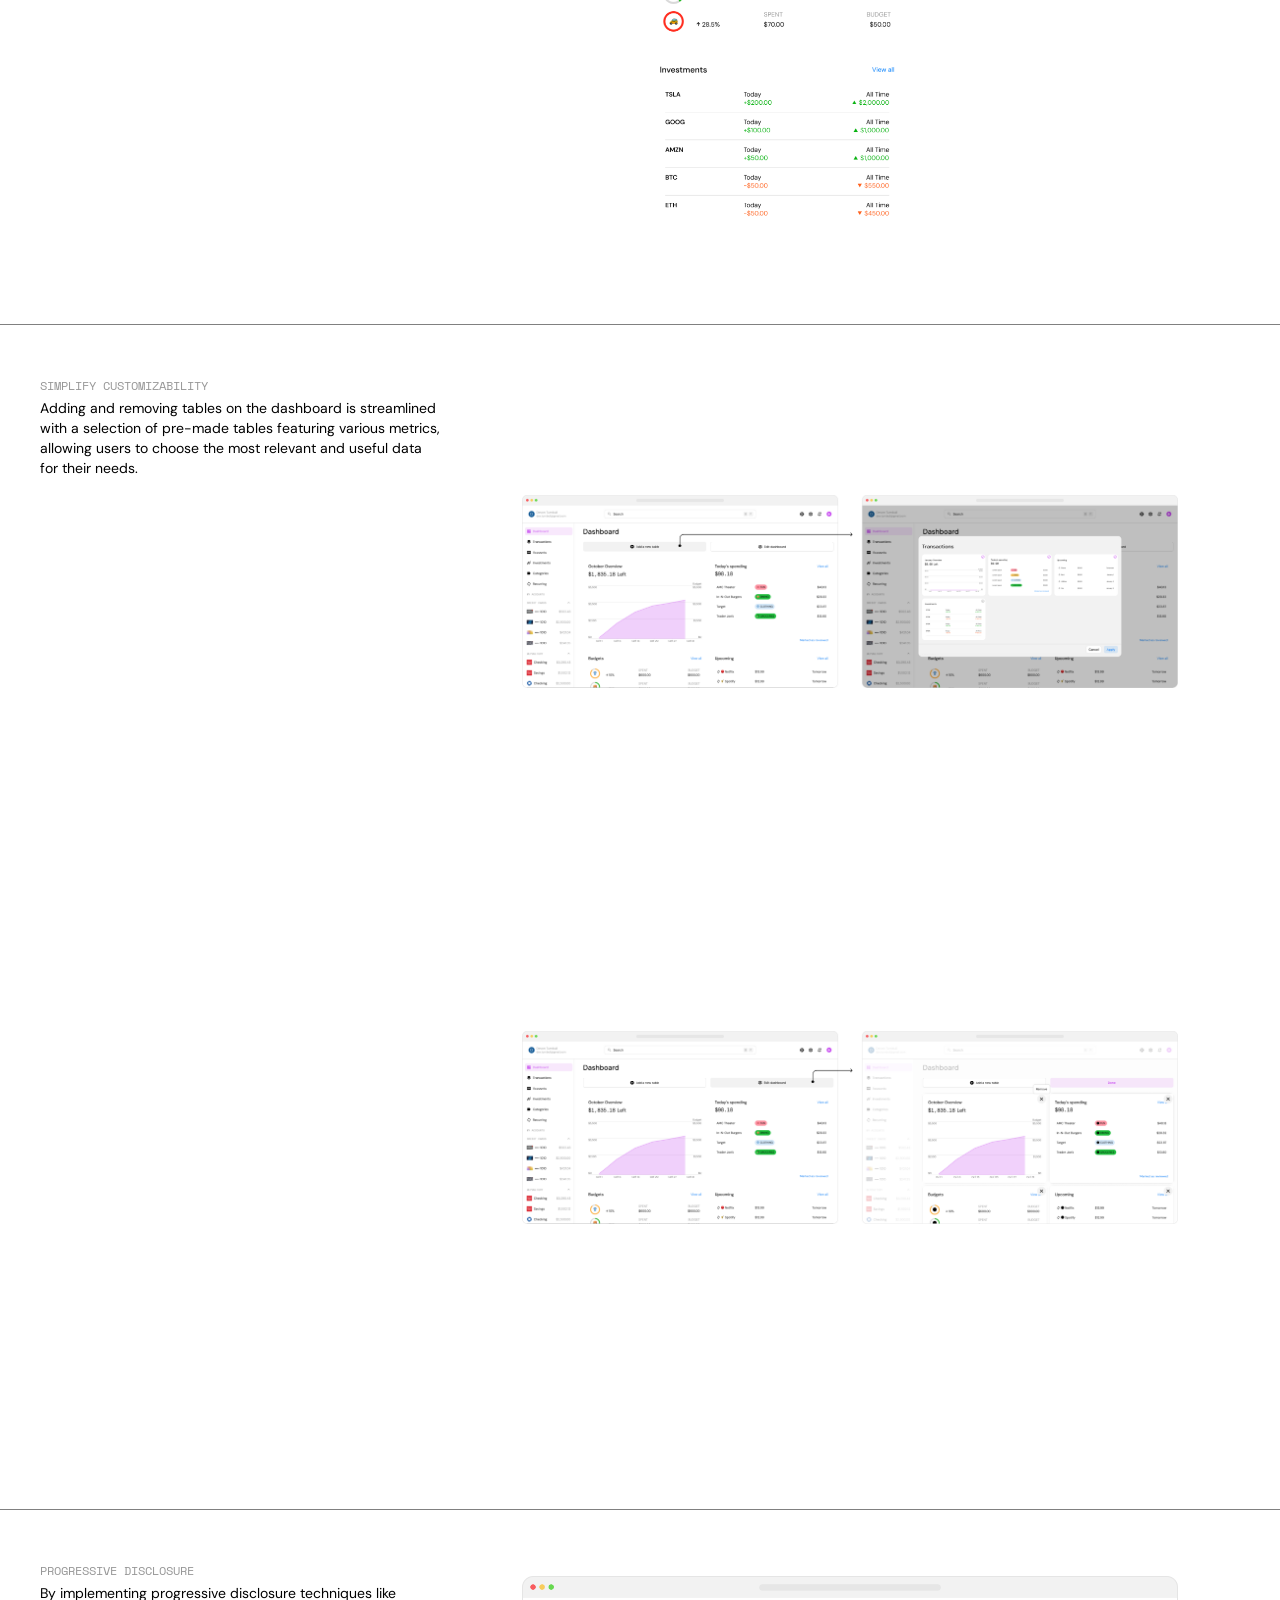
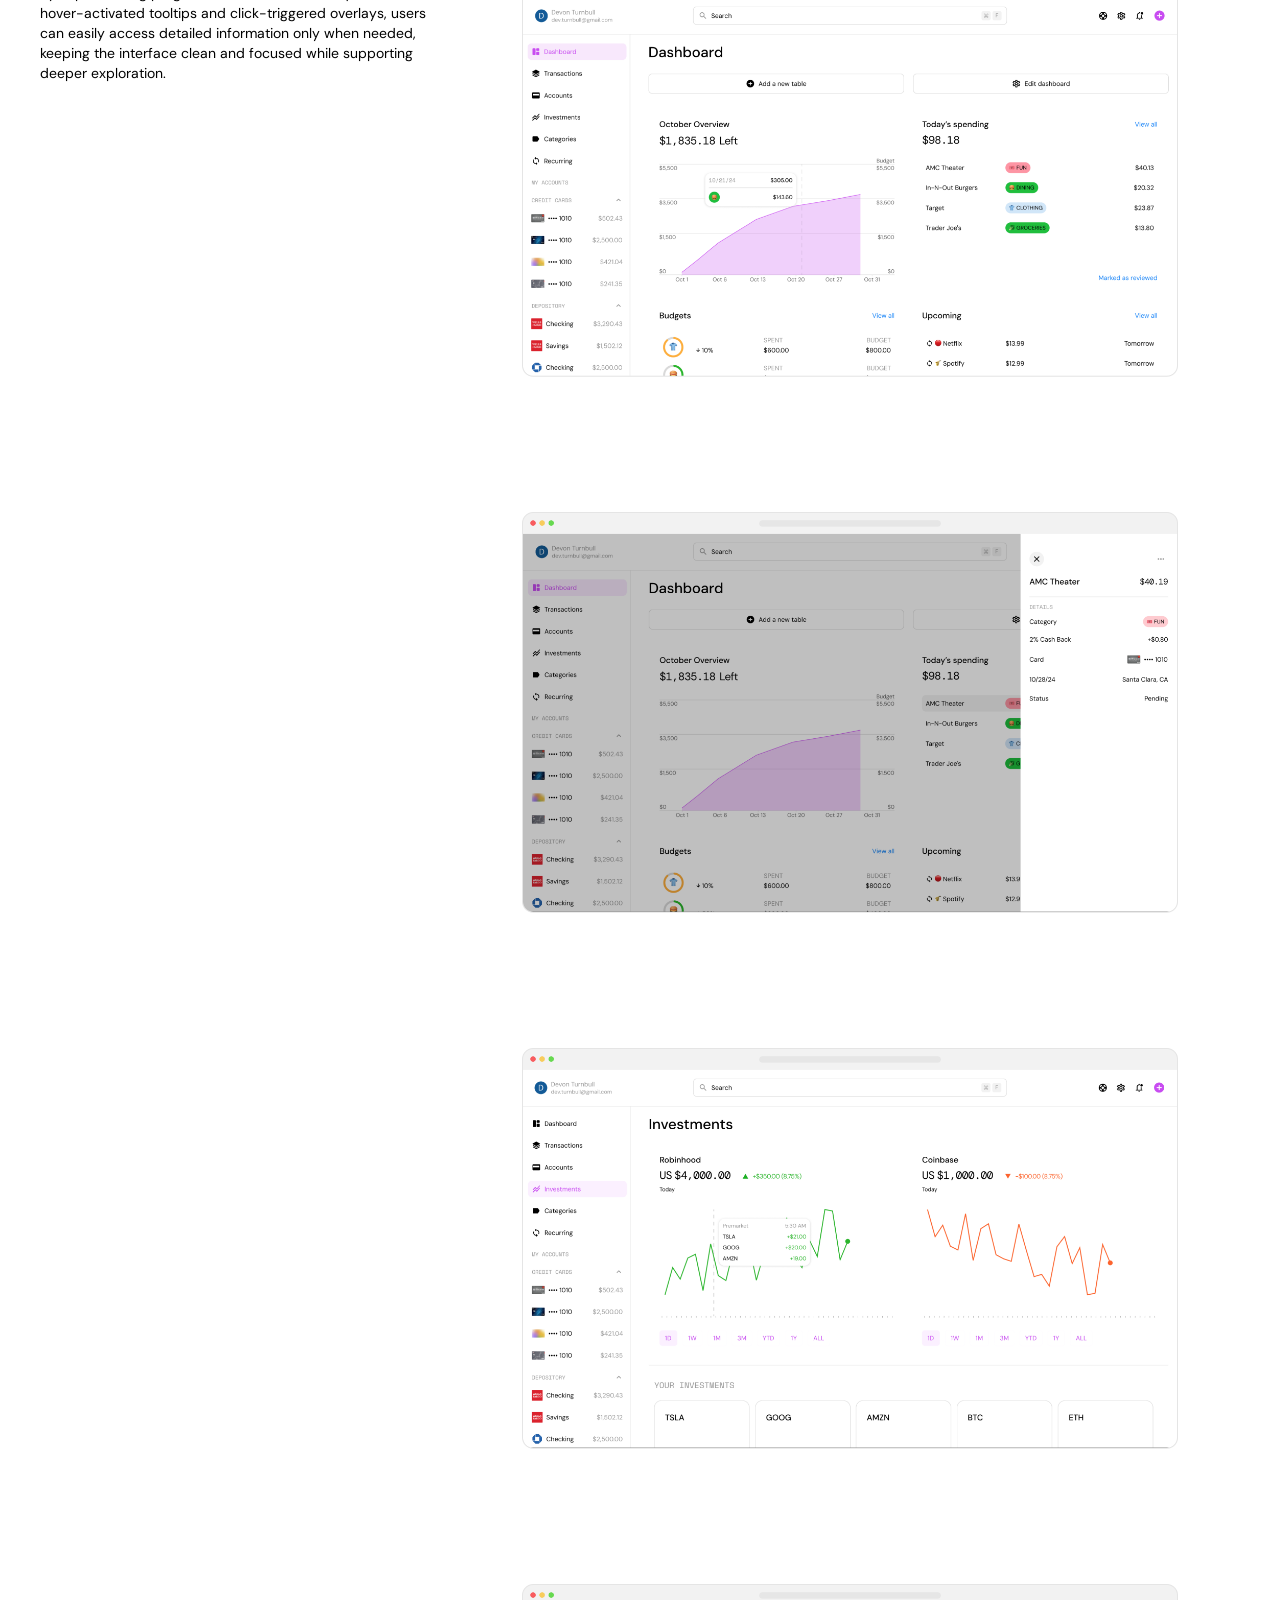
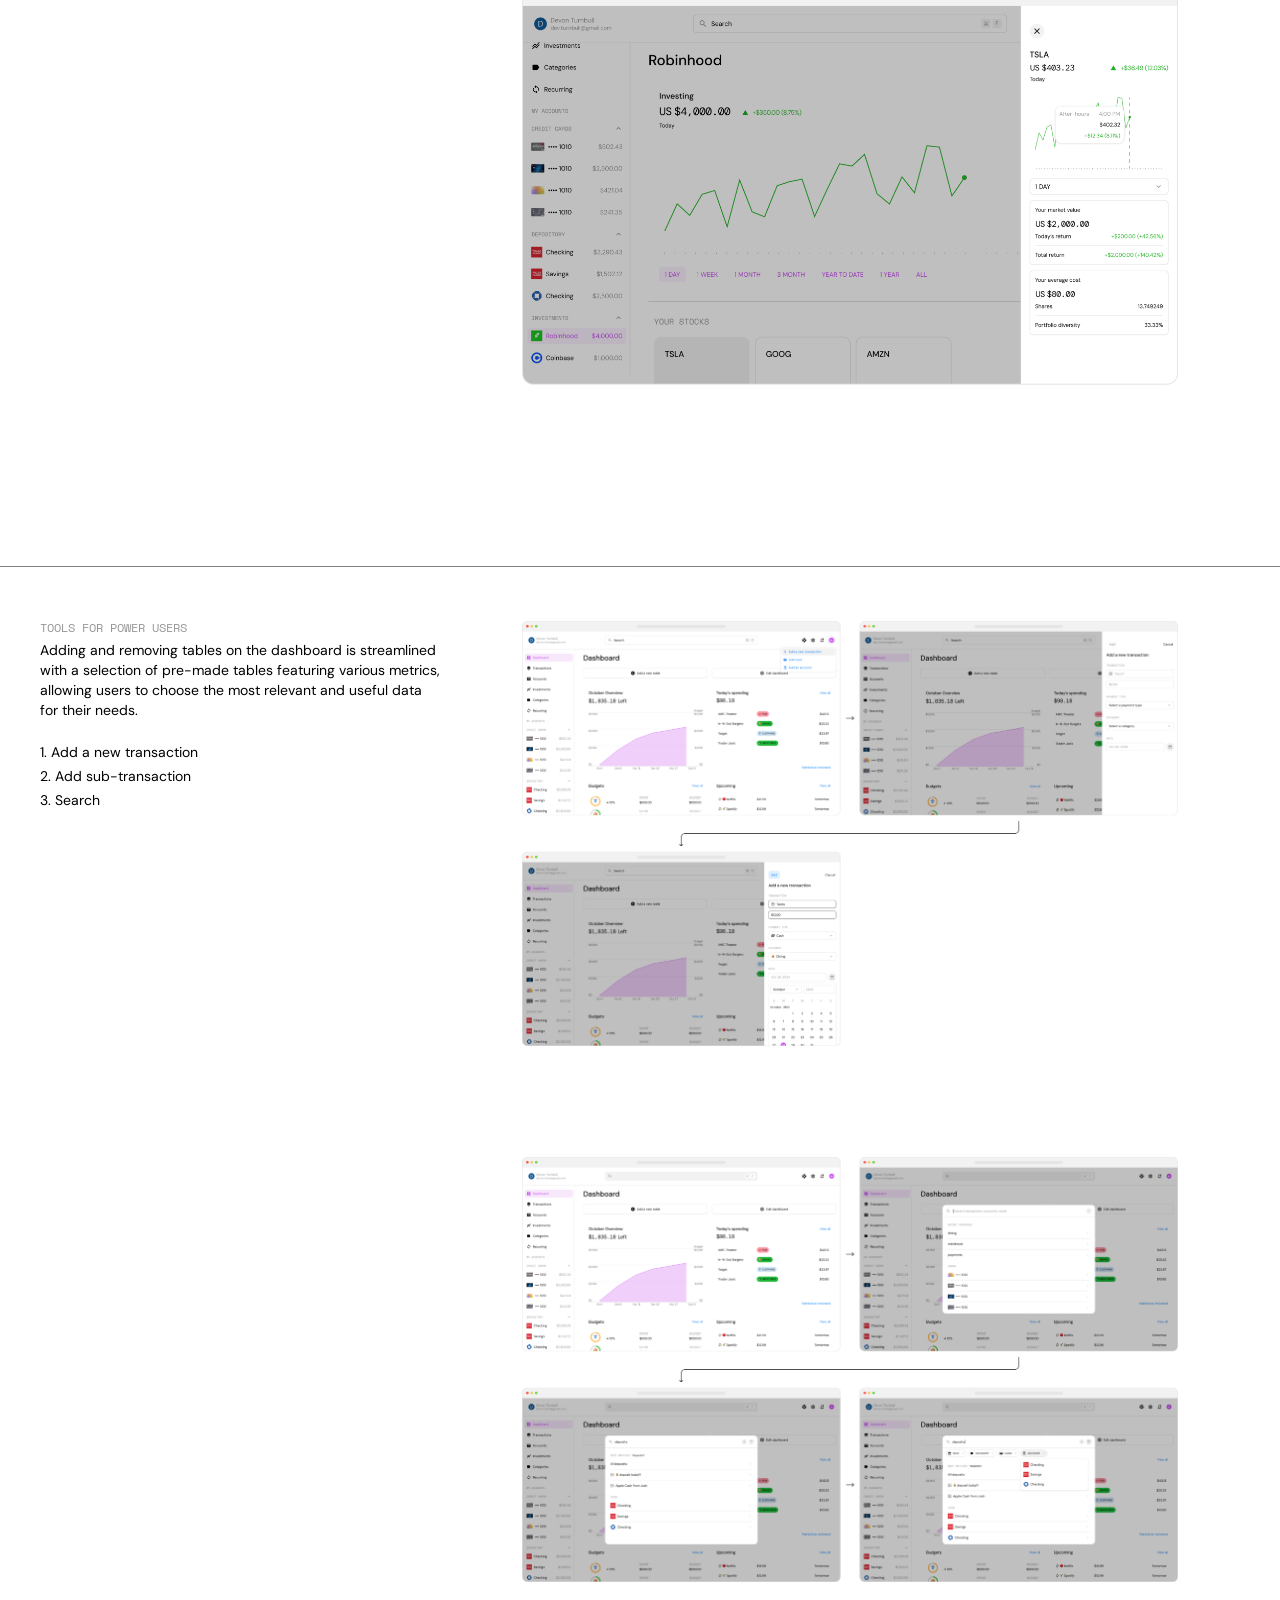
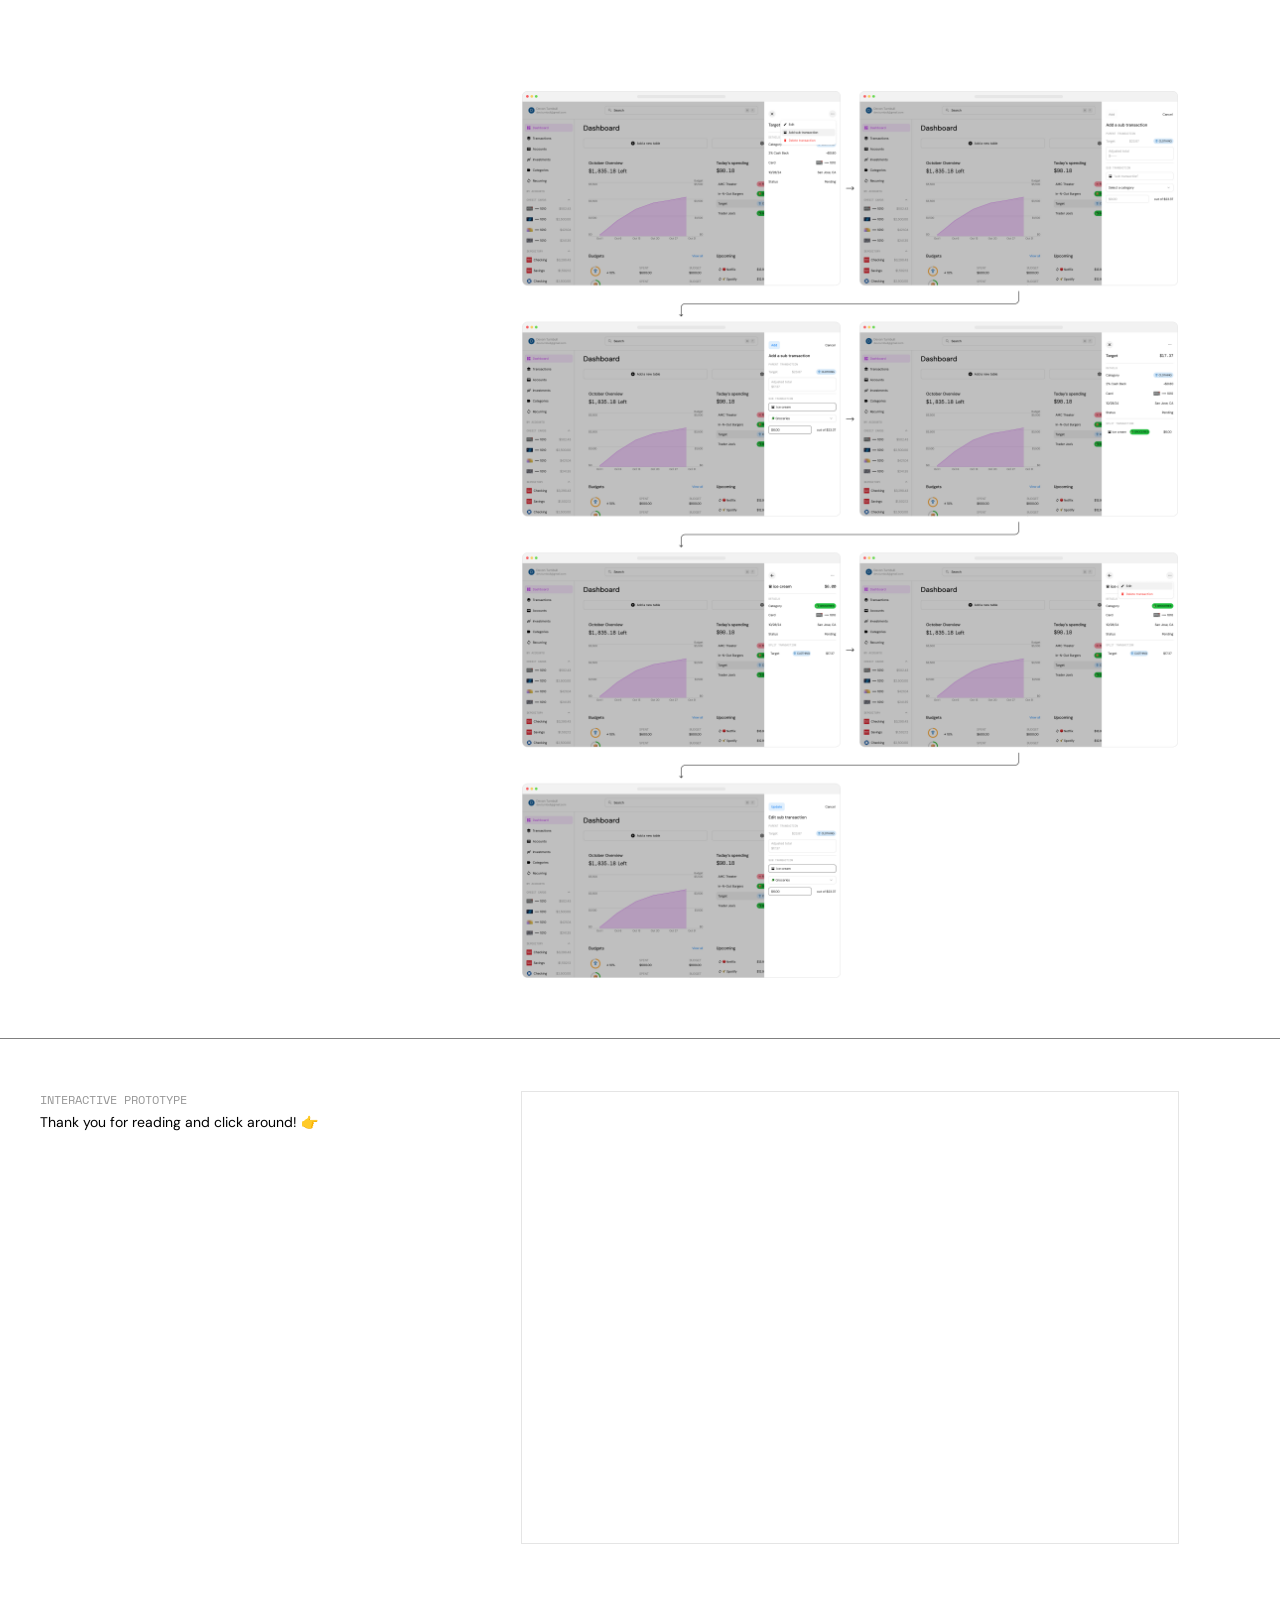
<file: finance_dashboard.html>
<!DOCTYPE html>
<html lang="en">

<head>
    <meta charset="UTF-8">
    <meta name="viewport" content="width=device-width, initial-scale=1.0">
    <title>Personal Finance Dashboard</title>
    <link rel="stylesheet" href="./css/stylesheet.css">
    <link rel="stylesheet" href="./css/project.css">
    <link rel="preconnect" href="https://fonts.googleapis.com">
    <link rel="preconnect" href="https://fonts.gstatic.com" crossorigin>
    <link rel="preconnect" href="https://fonts.googleapis.com">
    <link rel="preconnect" href="https://fonts.gstatic.com" crossorigin>
    <link
        href="https://fonts.googleapis.com/css2?family=DM+Sans:ital,opsz,wght@0,9..40,100..1000;1,9..40,100..1000&family=Outfit:wght@100..900&family=Space+Mono:ital,wght@0,400;0,700;1,400;1,700&display=swap"
        rel="stylesheet">
    <link rel="preconnect" href="https://fonts.googleapis.com">
    <link rel="preconnect" href="https://fonts.gstatic.com" crossorigin>
    <link
        href="https://fonts.googleapis.com/css2?family=Outfit:wght@100..900&family=Space+Mono:ital,wght@0,400;0,700;1,400;1,700&display=swap"
        rel="stylesheet">
    <link rel="preconnect" href="https://fonts.googleapis.com">
    <link rel="preconnect" href="https://fonts.gstatic.com" crossorigin>
    <link href="https://fonts.googleapis.com/css2?family=Outfit:wght@100..900&display=swap" rel="stylesheet">
    <link href="https://fonts.googleapis.com/css2?family=Doto:wght,ROND@100..900,0..100&display=swap" rel="stylesheet">


    <!-- Apple Touch Icons for iOS -->
    <link rel="apple-touch-icon" sizes="180x180" href="img/icon.png">
    <link rel="apple-touch-icon" sizes="120x120" href="img/icon.png">

    <!-- Favicon for Browsers -->
    <link rel="icon" href="img/icon.png" type="image/png">

</head>

<!--Can see on page-->

<body>
    <header>
        <nav class="top-nav">
            <div class="nav-item"><a href="index.html">⚫️ PHUC NGUYEN</a></div>
            <p class="h4">Personal Finance Dashboard</p>
            <div class="nav-item"><a
                    href="https://www.figma.com/design/P93TA4HrNwf5TH4MnhS6Tv/Phuc-Nguyen%2FPortfolio?node-id=2656-624&t=YfxpwWRoj7cGax7I-1"
                    target="_blank">PLAYGROUND</a></div>
            <div class="nav-item"><a href="img/Phuc Nguyen_Resume.pdf" target="_blank">RESUME</a></div>
        </nav>
    </header>

    <!--Hero-->
    <div class="hero-container">
        <img src="img/Money Dashboard/hero.png" class="hero-container img" alt="">
    </div>
    <!-- overview -->
    <section class="overview">
        <div class="detail-container">
            <div class="cell">
                <ul class="inner-cell">
                    <li class="h3">category</li>
                    <li class="p">Concept Web App</li>
                </ul>
                <ul class="inner-cell" style="border-left: 1px solid black;">
                    <li class="h3">Role</li>
                    <li class="p">Product Desinger</li>
                </ul>
                <ul class="inner-cell">
                    <li class="h3">type</li>
                    <li class="p">UX/UI Design</li>
                </ul>
                <ul class="inner-cell" style="border-left: 1px solid black;">
                    <li class="h3">team</li>
                    <li class="p">–</li>
                </ul>

                <ul class="year-cell">
                    <li class="h3">Year</li>
                    <li class="p">2024</li>
                </ul>

            </div>
        </div>

        <div class="vertical-line"></div> <!-- Vertical line -->


        <div class="overview-write">
            <h1 class="checkbook-h1">Personal Finance Dashboard</h1>
            <br>
            <br>
            <ol class="ol">
                <ul class="ul">
                    <li class="h3">Overview</li>
                    <li class="p">This project is a conceptual personal finance dashboard that demonstrates my skills in
                        dashboard design,
                        a key component frequently requested by companies. It’s a consumer focused budgeting and finance
                        tracking web app
                        designed to offer a seamless experience.</li>
                </ul>
                <br>
                <ul class="ul">
                    <li class="h3">intention</li>
                    <li class="p">I took on this project to fill a gap in my portfolio. Recognizing the importance of
                        dashboard design in today’s market,
                        I aimed to create a solution that balances simplicity and functionality, making finance tracking
                        accessible to a wide range of users.</li>
                </ul>
                <br>
                <ul class="ul">
                    <li class="h3">outcome</li>
                    <li class="p">The final design achieves an approachable interface for new users while integrating
                        powerful tools for advanced users.
                        This balance allows the app to be user-friendly for beginners while still offering depth and
                        functionality for power users.</li>
                </ul>
            </ol>
            <br>
        </div>
    </section>

    <div class="hairline-hero"></div> <!-- Hairline -->

    <div class="content-container-flex">
        <div class="content">
            <ul class="ul">
                <li class="h3">main pages</li>
                <li class="p">1. Dashboard</li>
                <li class="p">2. Transactions</li>
                <li class="p">3. Accounts</li>
                <li class="p">4. Investments</li>
                <li class="p">5. Categories</li>
                <li class="p">6. Recurring</li>
            </ul>
        </div>

        <div class="img-col-comp-flex">
            <div class="project-img-container">
                <img src="img/Money Dashboard/page 1.png" class="project-img-web">
            </div>

            <div class="project-img-container">
                <img src="img/Money Dashboard/page 2.png" class="project-img-web">
            </div>

            <div class="project-img-container">
                <img src="img/Money Dashboard/page 3.png" class="project-img-web">
            </div>

            <div class="project-img-container">
                <img src="img/Money Dashboard/page 4.png" class="project-img-web">
            </div>

            <div class="project-img-container">
                <img src="img/Money Dashboard/page 5.png" class="project-img-web">
            </div>

            <div class="project-img-container">
                <img src="img/Money Dashboard/page 6.png" class="project-img-web">
            </div>
        </div>
    </div>

    <div class="hairline-full"></div> <!-- Hairline -->

    <div class="content-container">
        <div class="content">
            <ul class="ul">
                <li class="h3">simplified dashboard</li>
                <li class="p">By displaying only the most relevant key information in a scannable format,
                    the dashboard reduces visual noise and enhances clarity. This approach addresses a common
                    issue where dashboards overwhelm new users with excessive data.
                </li>
            </ul>
        </div>

        <div class="img-col">
            <div class="project-img-container">
                <img src="img/Money Dashboard/simple.png" class="project-img" alt="Journal Image">
            </div>
        </div>

    </div>

    <div class="hairline-full"></div> <!-- Hairline -->

    <div class="content-container">
        <div class="content">
            <ul class="ul">
                <li class="h3">simplify customizability</li>
                <li class="p">Adding and removing tables on the dashboard is streamlined with a selection 
                    of pre-made tables featuring various metrics, allowing users to choose the most relevant 
                    and useful data for their needs.
                </li>
            </ul>
        </div>

        <div class="img-col">
            <div class="project-img-vert">
                <img src="img/Money Dashboard/custom 1.png" class="project-img" alt="Journal Image">
            </div>
            <div class="project-img-vert">
                <img src="img/Money Dashboard/custom 2.png" class="project-img" alt="Journal Image">
            </div>
        </div>

    </div>

    <div class="hairline-full"></div> <!-- Hairline -->

    <div class="content-container">
        <div class="content">
            <ul class="ul">
                <li class="h3">progressive disclosure</li>
                <li class="p">By implementing progressive disclosure techniques like hover-activated tooltips 
                    and click-triggered overlays, users can easily access detailed information only when needed, 
                    keeping the interface clean and focused while supporting deeper exploration.
                </li>
            </ul>
        </div>

        <div class="img-col">
            <div class="project-img-vert">
                <img src="img/Money Dashboard/hover 1.png" class="project-img" alt="Journal Image">
            </div>
            <div class="project-img-vert">
                <img src="img/Money Dashboard/hover 2.png" class="project-img" alt="Journal Image">
            </div>
            <div class="project-img-vert">
                <img src="img/Money Dashboard/hover 3.png" class="project-img" alt="Journal Image">
            </div>
            <div class="project-img-vert">
                <img src="img/Money Dashboard/hover 4.png" class="project-img" alt="Journal Image">
            </div>
        </div>

    </div>

    <div class="hairline-full"></div> <!-- Hairline -->

    <div class="content-container">
        <div class="content">
            <ul class="ul">
                <li class="h3">tools for power users</li>
                <li class="p">Adding and removing tables on the dashboard is streamlined with a selection 
                    of pre-made tables featuring various metrics, allowing users to choose the most relevant 
                    and useful data for their needs.
                </li>
                <br>
                <li class="p">1. Add a new transaction</li>
                <li class="p">2. Add sub-transaction</li>
                <li class="p">3. Search</li>

            </ul>
        </div>

        <div class="img-col">
            <div class="project-img-vert">
                <img src="img/Money Dashboard/power 1.png" class="project-img" alt="Journal Image">
            </div>
            <div class="project-img-vert">
                <img src="img/Money Dashboard/power 3.png" class="project-img" alt="Journal Image">
            </div>
            <div class="project-img-container">
                <img src="img/Money Dashboard/power 2.png" class="project-img" alt="Journal Image">
            </div>
        </div>

    </div>

    <div class="hairline-full"></div> <!-- Hairline -->

    <div class="content-container">
        <div class="content">
            <ul class="ul">
                <li class="h3">interactive prototype</li>
                <li class="p">Thank you for reading and click around! 👉</li>
            </ul>
        </div>

        <div class="img-col">
            <div class="prototype-container">
                <iframe class="img-col img" style="border: 1px solid rgba(0, 0, 0, 0.1);" src="https://embed.figma.com/proto/P93TA4HrNwf5TH4MnhS6Tv/PlayGround?node-id=2801-10954&node-type=canvas&scaling=scale-down-width&content-scaling=fixed&page-id=886%3A209&starting-point-node-id=2801%3A10954&embed-host=share" allowfullscreen></iframe>
            </div>

        </div>
    </div>


    <!--footer-->
    <footer class="footer-nav">
        <div class="nav-button">
            <p class="nav-item">↑ TOP</p>
        </div>
        <div class="nav-item"><a href="_blank"></a></div>
        <div class="nav-item"><a href="_blank"></a></div>
        <div class="nav-item"><a href="https://www.linkedin.com/in/phucngyn/" target="_blank">👋 LINKEDIN</a></div>
    </footer>

    <script src="js/index.js">
        document.querySelector('.nav-button').addEventListener('click', function () {
            window.scrollTo({
                top: 0,
                behavior: 'smooth'
            });
        });
    </script>



</html>
</file>
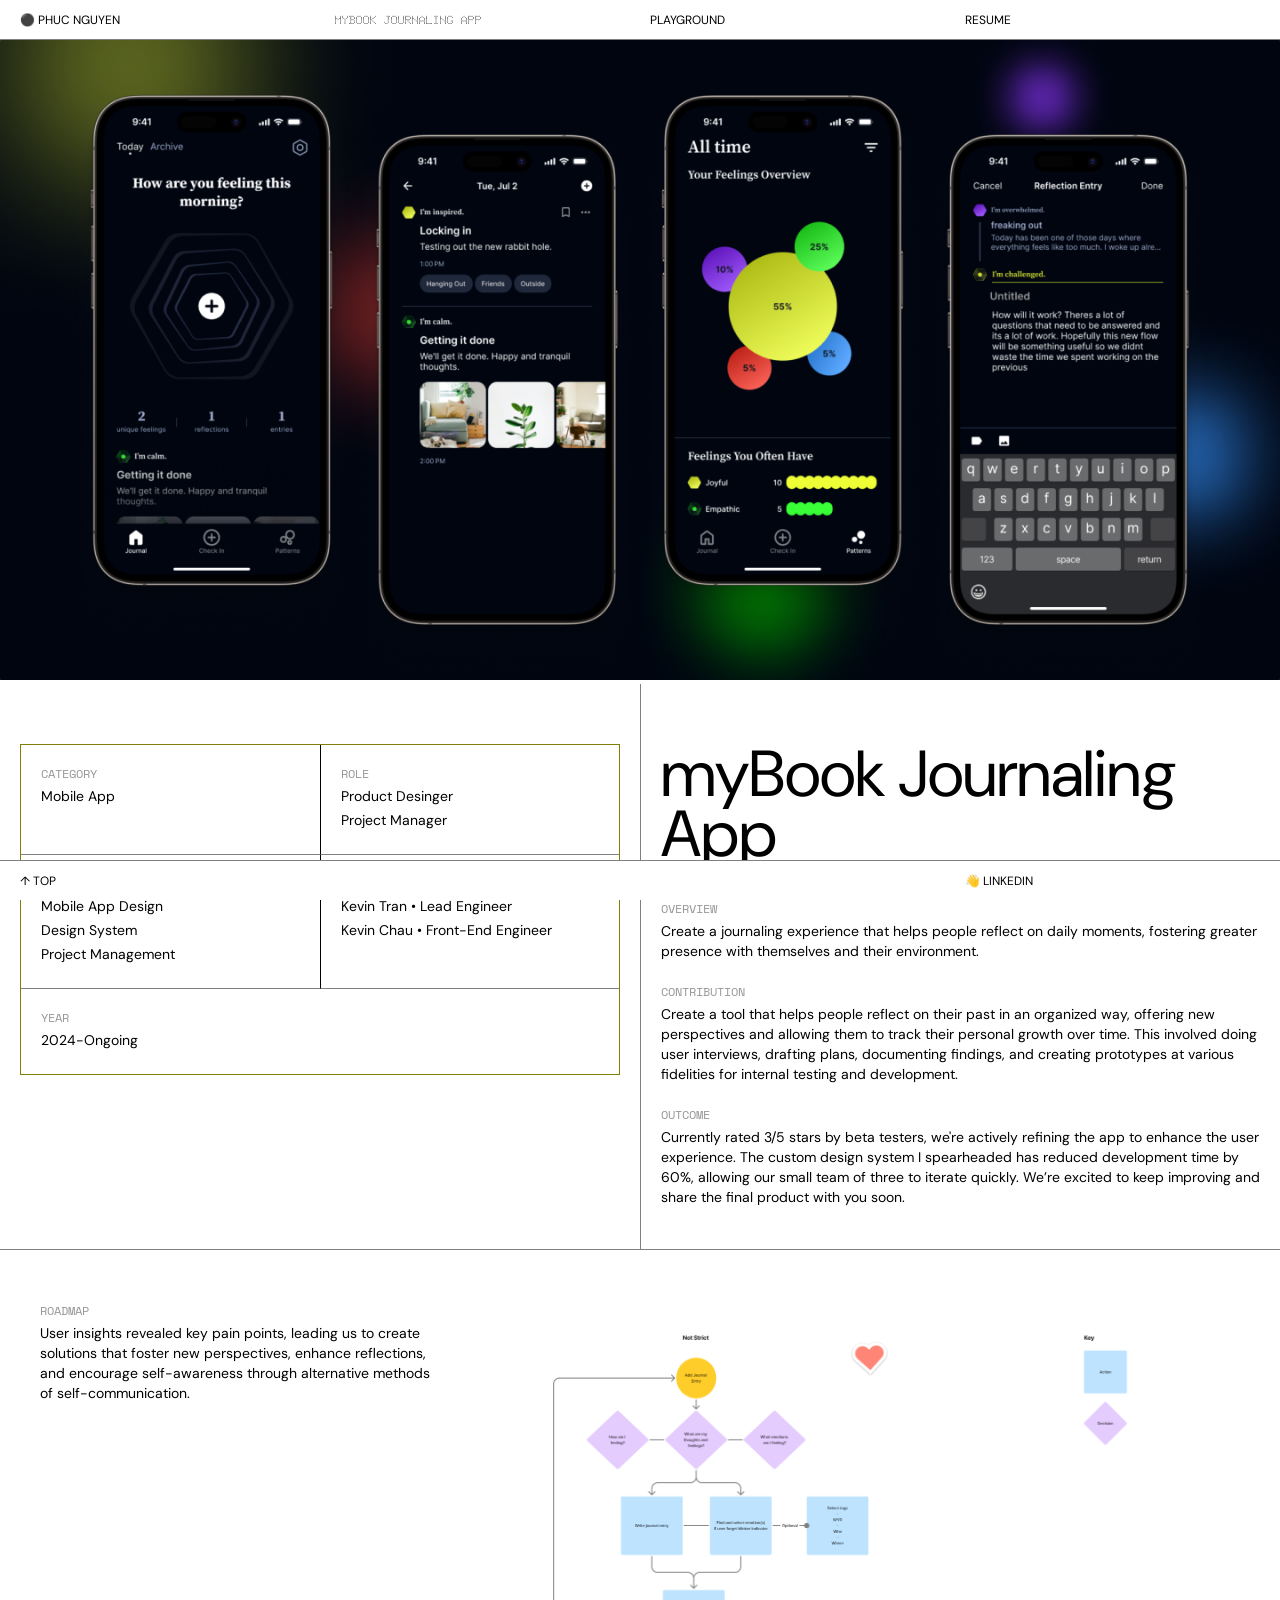
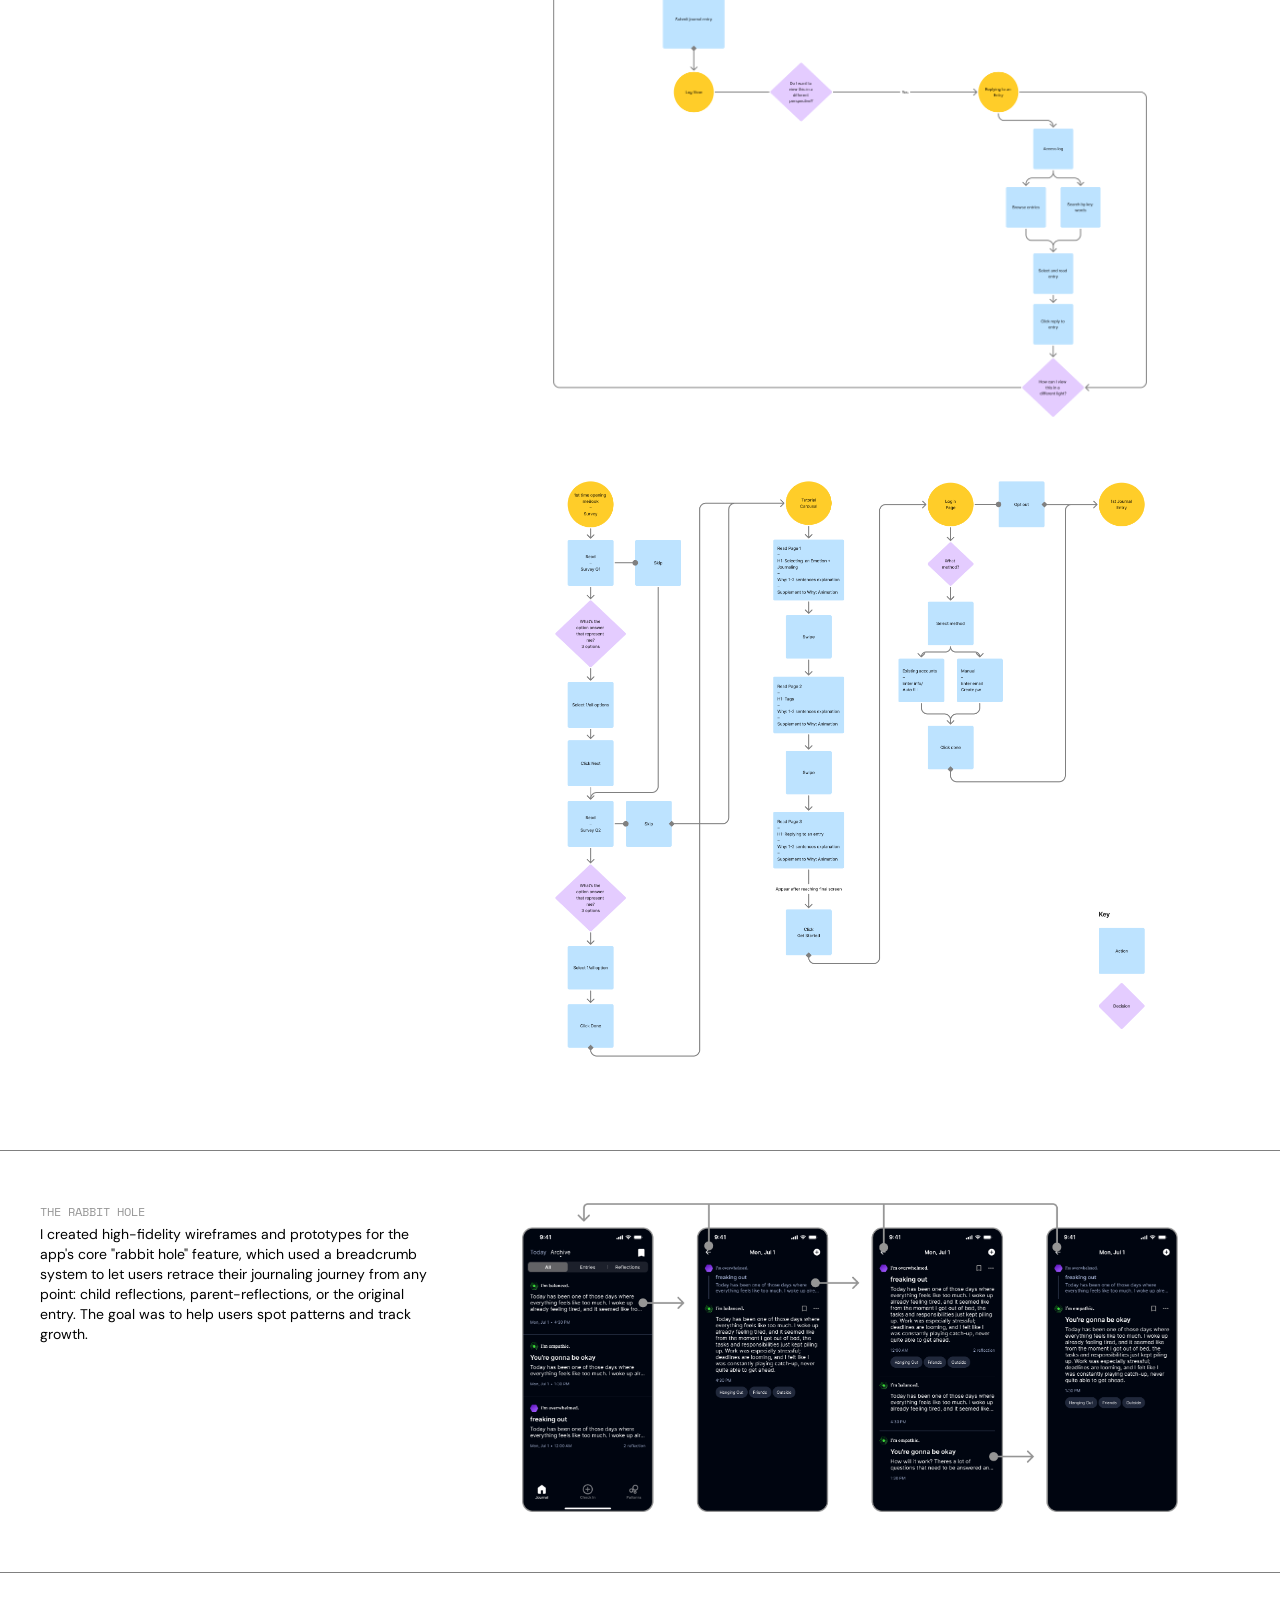
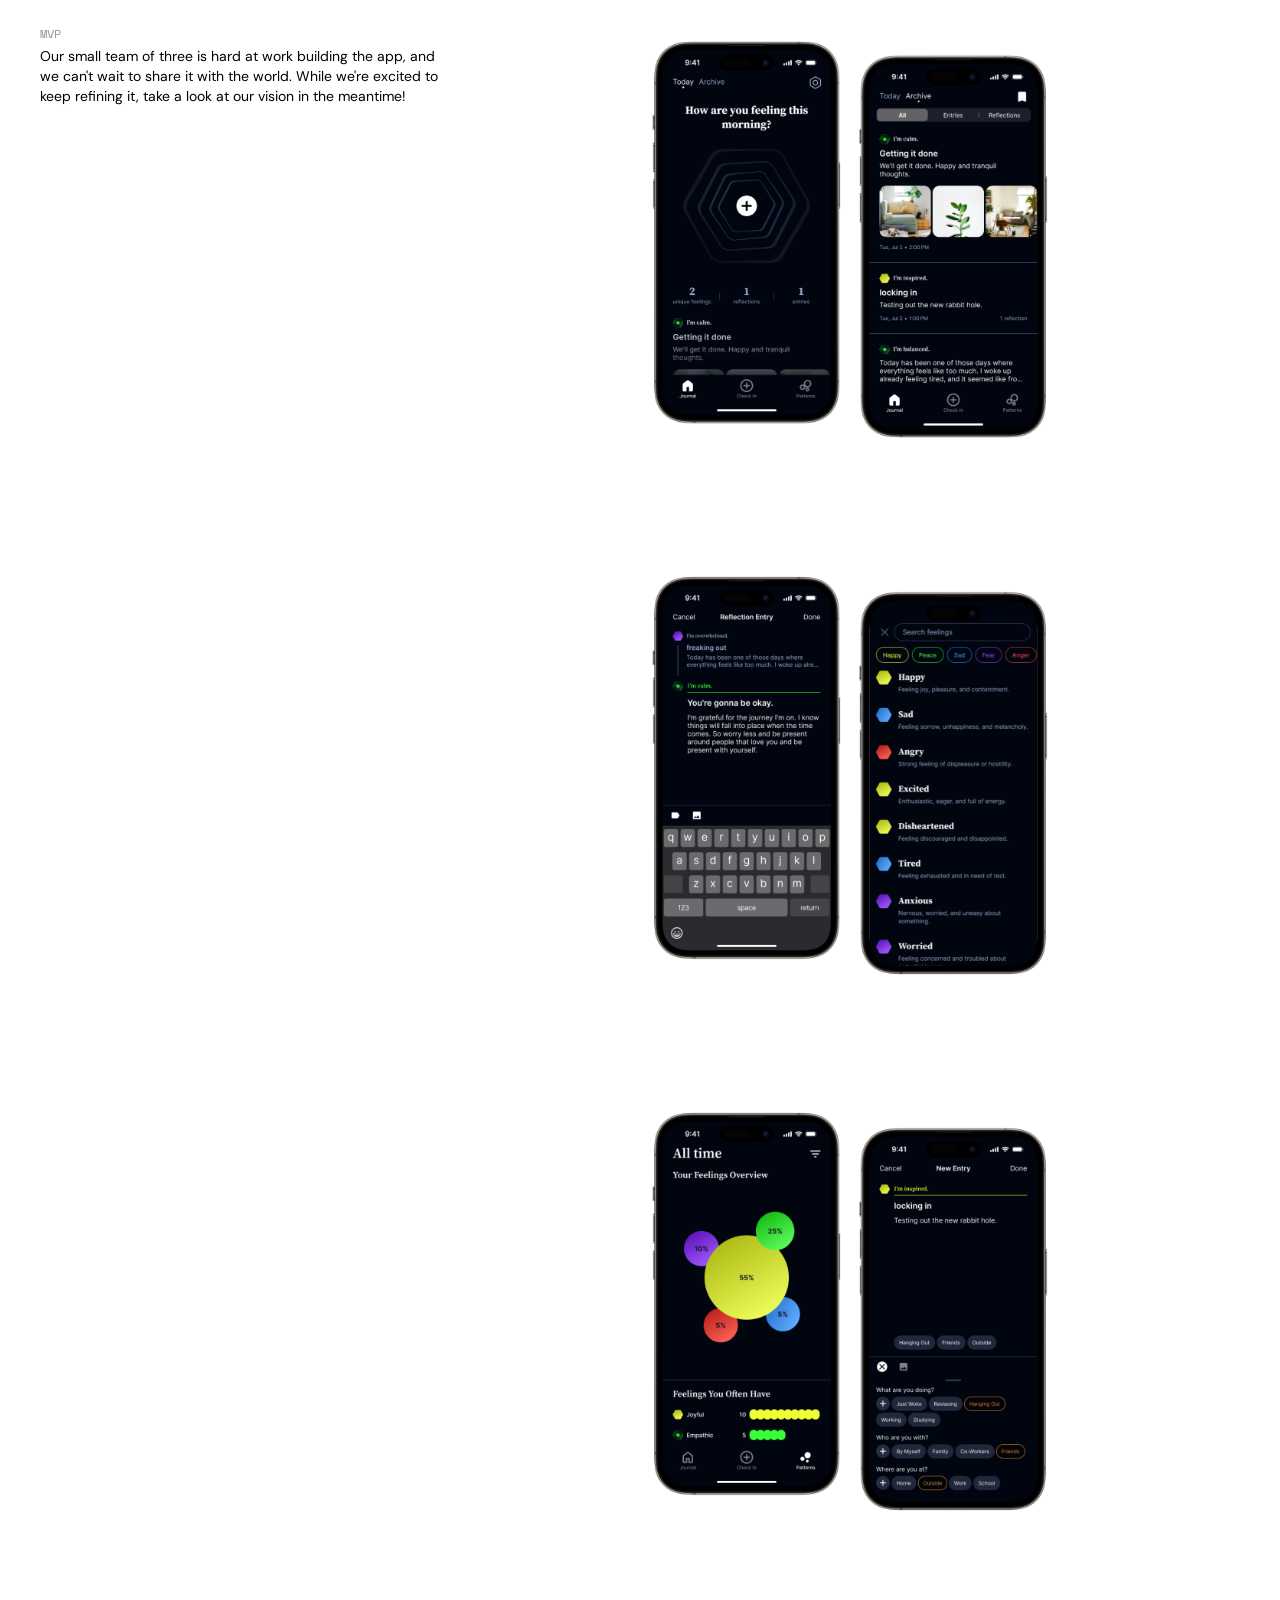
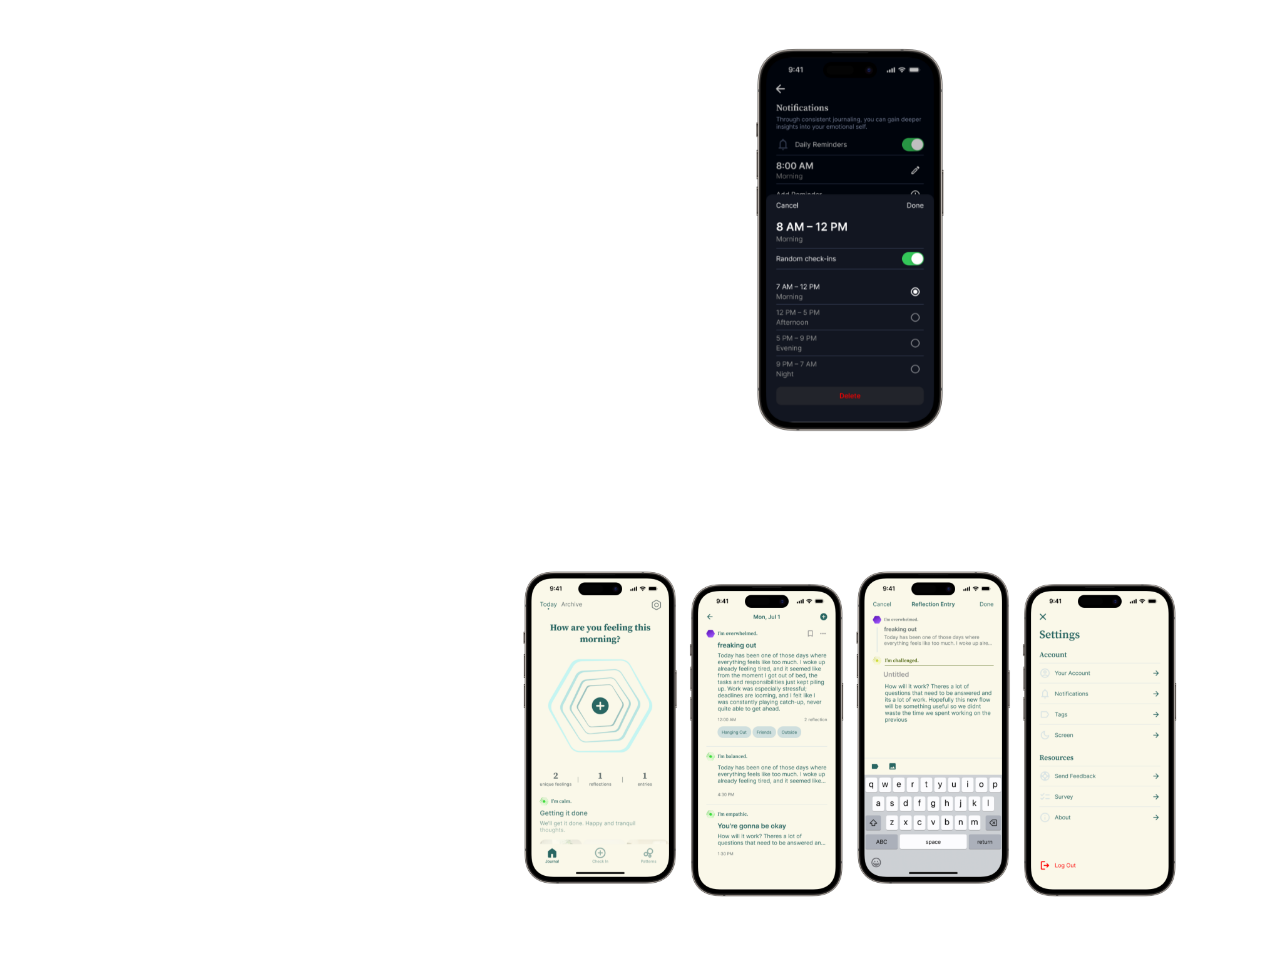
<file: mybook.html>
<!DOCTYPE html>
<html lang="en">

<head>
    <meta charset="UTF-8">
    <meta name="viewport" content="width=device-width, initial-scale=1.0">
    <title>myBook</title>
    <link rel="stylesheet" href="./css/stylesheet.css">
    <link rel="stylesheet" href="./css/project.css">
    <link rel="preconnect" href="https://fonts.googleapis.com">
    <link rel="preconnect" href="https://fonts.gstatic.com" crossorigin>
    <link rel="preconnect" href="https://fonts.googleapis.com">
    <link rel="preconnect" href="https://fonts.gstatic.com" crossorigin>
    <link
        href="https://fonts.googleapis.com/css2?family=DM+Sans:ital,opsz,wght@0,9..40,100..1000;1,9..40,100..1000&family=Outfit:wght@100..900&family=Space+Mono:ital,wght@0,400;0,700;1,400;1,700&display=swap"
        rel="stylesheet">
    <link rel="preconnect" href="https://fonts.googleapis.com">
    <link rel="preconnect" href="https://fonts.gstatic.com" crossorigin>
    <link
        href="https://fonts.googleapis.com/css2?family=Outfit:wght@100..900&family=Space+Mono:ital,wght@0,400;0,700;1,400;1,700&display=swap"
        rel="stylesheet">
    <link rel="preconnect" href="https://fonts.googleapis.com">
    <link rel="preconnect" href="https://fonts.gstatic.com" crossorigin>
    <link href="https://fonts.googleapis.com/css2?family=Outfit:wght@100..900&display=swap" rel="stylesheet">
    <link href="https://fonts.googleapis.com/css2?family=Doto:wght,ROND@100..900,0..100&display=swap" rel="stylesheet">


        <!-- Apple Touch Icons for iOS -->
        <link rel="apple-touch-icon" sizes="180x180" href="img/icon.png">
        <link rel="apple-touch-icon" sizes="120x120" href="img/icon.png">
    
        <!-- Favicon for Browsers -->
        <link rel="icon" href="img/icon.png" type="image/png">
        
</head>

<!--Can see on page-->

<body>
    <header>
        <nav class="top-nav">
            <div class="nav-item"><a href="index.html">⚫️ PHUC NGUYEN</a></div>
            <p class="h4">mybook journaling app</p>
            <div class="nav-item"><a href="https://www.figma.com/design/P93TA4HrNwf5TH4MnhS6Tv/Phuc-Nguyen%2FPortfolio?node-id=2656-624&t=YfxpwWRoj7cGax7I-1" target="_blank">PLAYGROUND</a></div>
            <div class="nav-item"><a href="img/Phuc Nguyen_Resume.pdf" target="_blank">RESUME</a></div>
        </nav>
    </header>

    <!--Hero-->
    <div class="hero-container">
        <img src="img/mybook/hero.png" class="hero-container img" alt="">
    </div>
    <!-- overview -->
    <section class="overview">
        <div class="detail-container">
            <div class="cell">
                <ul class="inner-cell">
                    <li class="h3">category</li>
                    <li class="p">Mobile App</li>
                </ul>
                <ul class="inner-cell" style="border-left: 1px solid black;">
                    <li class="h3">Role</li>
                    <li class="p">Product Desinger</li>
                    <li class="p">Project Manager</li>
                </ul>
                <ul class="inner-cell">
                    <li class="h3">type</li>
                    <li class="p">Mobile App Design</li>
                    <li class="p">Design System</li>
                    <li class="p">Project Management</li>
                </ul>
                <ul class="inner-cell" style="border-left: 1px solid black;">
                    <li class="h3">team</li>
                    <li class="p">Kevin Tran • Lead Engineer</li>
                    <li class="p">Kevin Chau • Front-End Engineer</li>
                </ul>

                <ul class="year-cell">
                    <li class="h3">Year</li>
                    <li class="p">2024-Ongoing</li>
                </ul>

            </div>
        </div>

        <div class="vertical-line"></div> <!-- Vertical line -->


        <div class="overview-write">
            <h1 class="checkbook-h1">myBook Journaling App</h1>
            <br>
            <br>
            <ol class="ol">
                <ul class="ul">
                    <li class="h3">Overview</li>
                    <li class="p">Create a journaling experience that helps people reflect on daily moments,
                        fostering greater presence with themselves and their environment.</li>
                </ul>
                <br>
                <ul class="ul">
                    <li class="h3">contribution</li>
                    <li class="p">Create a tool that helps people reflect on their past in an organized way,
                        offering new perspectives and allowing them to track their personal growth over time.
                        This involved doing user interviews, drafting plans, documenting findings, and creating
                        prototypes at various fidelities for internal testing and development.</li>
                </ul>
                <br>
                <ul class="ul">
                    <li class="h3">outcome</li>
                    <li class="p">Currently rated 3/5 stars by beta testers, we're actively refining the app to
                        enhance the user experience. The custom design system I spearheaded has reduced development
                        time by 60%, allowing our small team of three to iterate quickly. We’re excited to keep
                        improving
                        and share the final product with you soon.</li>
                </ul>
            </ol>
            <br>
        </div>
    </section>

    <div class="hairline-hero"></div> <!-- Hairline -->

    <div class="content-container">
        <div class="content">
            <ul class="ul">
                <li class="h3">roadmap</li>
                <li class="p">User insights revealed key pain points, leading us to create solutions that foster
                    new perspectives, enhance reflections, and encourage self-awareness through alternative
                    methods of self-communication.
                </li>
            </ul>
        </div>

        <div class="img-col">
            <div class="project-img-container">
                <img src="img/mybook/journal.png" class="project-img" alt="Journal Image">
            </div>

            <div class="project-img-container">
                <img src="img/mybook/onboard.png" class="project-img" alt="Onboard Image">
            </div>
        </div>
    </div>

    <div class="hairline-full"></div> <!-- Hairline -->

    <div class="content-container">
        <div class="content">
            <ul class="ul">
                <li class="h3">the rabbit hole</li>
                <li class="p">I created high-fidelity wireframes and prototypes for the app's core "rabbit hole" feature, 
                    which used a breadcrumb system to let users retrace their journaling journey from any point: child 
                    reflections, parent-reflections, or the original entry. The goal was to help users spot patterns and 
                    track growth.
                </li>
            </ul>
        </div>

        <div class="img-col">
            <div class="project-img-container">
                <img src="img/mybook/rabbit.png" class="project-img" alt="Journal Image">
            </div>
        </div>
    </div>

    <div class="hairline-full"></div> <!-- Hairline -->

    <div class="content-container">
        <div class="content">
            <ul class="ul">
                <li class="h3">mvp</li>
                <li class="p">Our small team of three is hard at work building the app, and we can't wait to share it with the world. 
                    While we're excited to keep refining it, take a look at our vision in the meantime!
                </li>
            </ul>
        </div>

        <div class="img-col">
            <div class="project-img-vert">
                <img src="img/mybook/home.png" class="project-img" alt="Journal Image">
            </div>

            <div class="project-img-vert">
                <img src="img/mybook/entry.png" class="project-img" alt="Onboard Image">
            </div>

            <div class="project-img-vert">
                <img src="img/mybook/pattern.png" class="project-img" alt="Onboard Image">
            </div>

            <div class="project-img-vert">
                <img src="img/mybook/noti.png" class="project-img" alt="Onboard Image">
            </div>

            <div class="project-img-container">
                <img src="img/mybook/light.png" class="project-img" alt="Onboard Image">
            </div>
        </div>
    </div>


    <!--footer-->
    <footer class="footer-nav">
        <div class="nav-button">
            <p class="nav-item">↑ TOP</p>
        </div>
        <div class="nav-item"><a href="_blank"></a></div>
        <div class="nav-item"><a href="_blank"></a></div>
        <div class="nav-item"><a href="https://www.linkedin.com/in/phucngyn/" target="_blank">👋 LINKEDIN</a></div>
    </footer>

    <script src="js/index.js">
        document.querySelector('.nav-button').addEventListener('click', function () {
            window.scrollTo({
                top: 0,
                behavior: 'smooth'
            });
        });
    </script>



</html>
</file>
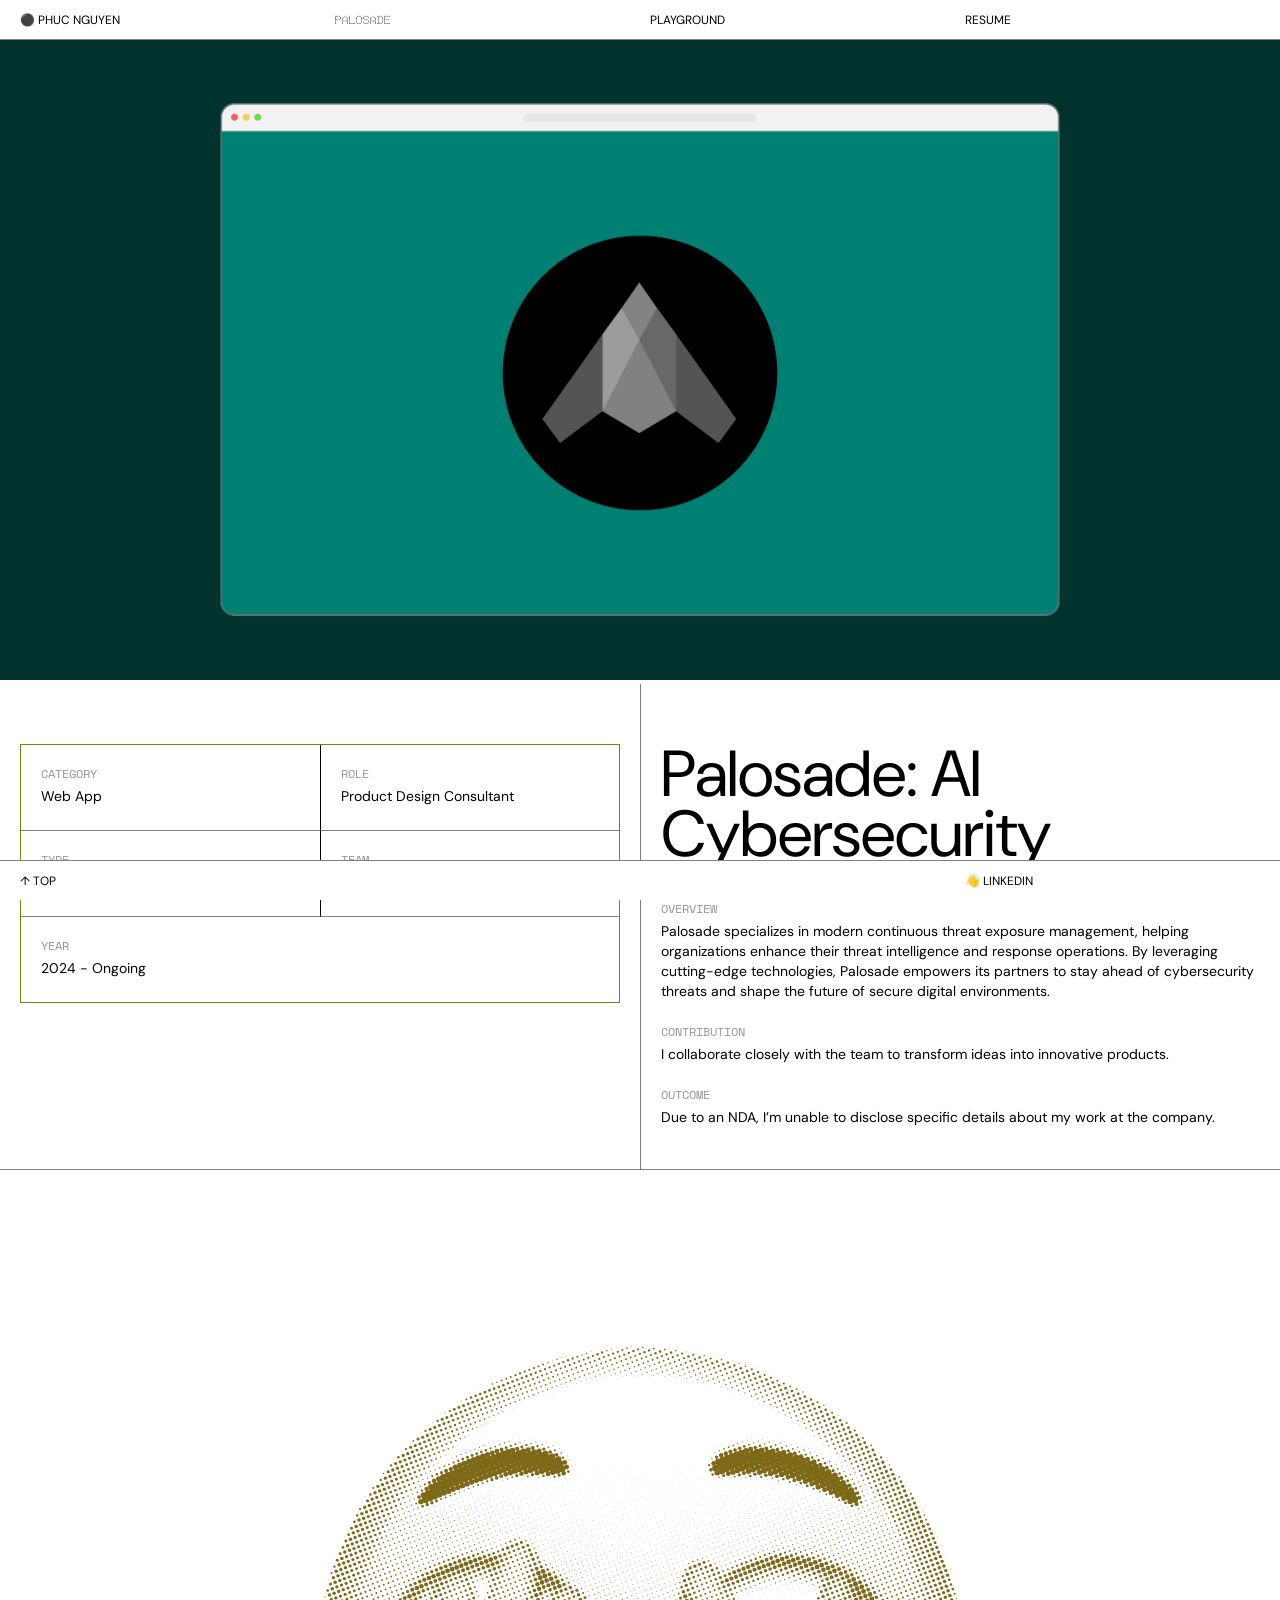
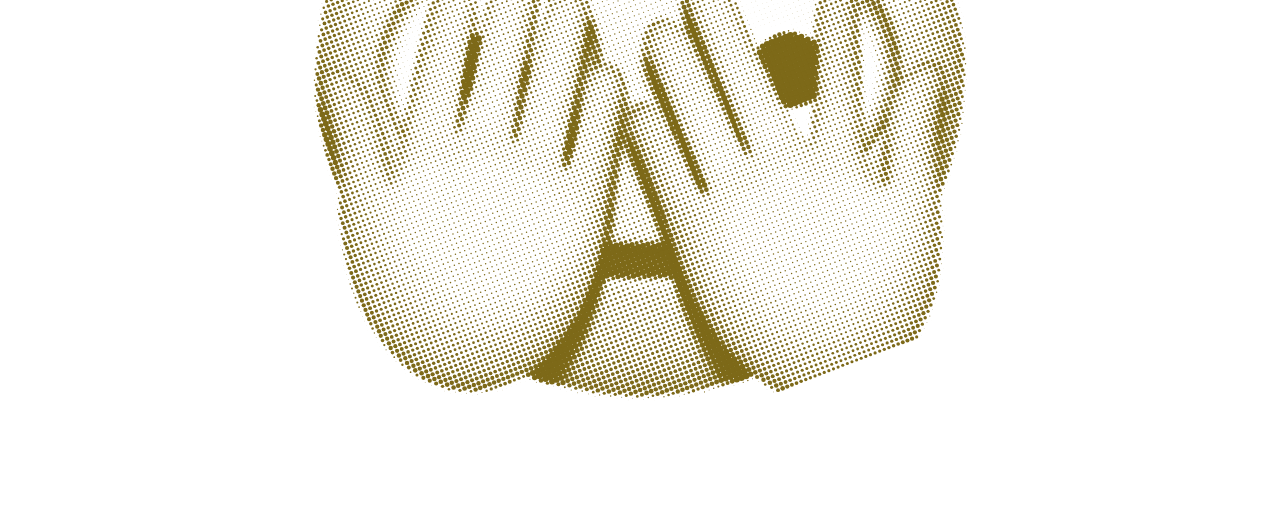
<file: palosade.html>
<!DOCTYPE html>
<html lang="en">

<head>
    <meta charset="UTF-8">
    <meta name="viewport" content="width=device-width, initial-scale=1.0">
    <title>Palosade</title>
    <link rel="stylesheet" href="./css/stylesheet.css">
    <link rel="stylesheet" href="./css/project.css">
    <link rel="preconnect" href="https://fonts.googleapis.com">
    <link rel="preconnect" href="https://fonts.gstatic.com" crossorigin>
    <link rel="preconnect" href="https://fonts.googleapis.com">
    <link rel="preconnect" href="https://fonts.gstatic.com" crossorigin>
    <link
        href="https://fonts.googleapis.com/css2?family=DM+Sans:ital,opsz,wght@0,9..40,100..1000;1,9..40,100..1000&family=Outfit:wght@100..900&family=Space+Mono:ital,wght@0,400;0,700;1,400;1,700&display=swap"
        rel="stylesheet">
    <link rel="preconnect" href="https://fonts.googleapis.com">
    <link rel="preconnect" href="https://fonts.gstatic.com" crossorigin>
    <link
        href="https://fonts.googleapis.com/css2?family=Outfit:wght@100..900&family=Space+Mono:ital,wght@0,400;0,700;1,400;1,700&display=swap"
        rel="stylesheet">
    <link rel="preconnect" href="https://fonts.googleapis.com">
    <link rel="preconnect" href="https://fonts.gstatic.com" crossorigin>
    <link href="https://fonts.googleapis.com/css2?family=Outfit:wght@100..900&display=swap" rel="stylesheet">
    <link href="https://fonts.googleapis.com/css2?family=Doto:wght,ROND@100..900,0..100&display=swap" rel="stylesheet">


    <!-- Apple Touch Icons for iOS -->
    <link rel="apple-touch-icon" sizes="180x180" href="img/icon.png">
    <link rel="apple-touch-icon" sizes="120x120" href="img/icon.png">

    <!-- Favicon for Browsers -->
    <link rel="icon" href="img/icon.png" type="image/png">

</head>

<!--Can see on page-->

<body>
    <header>
        <nav class="top-nav">
            <div class="nav-item"><a href="index.html">⚫️ PHUC NGUYEN</a></div>
            <p class="h4">Palosade</p>
            <div class="nav-item"><a
                    href="https://www.figma.com/design/P93TA4HrNwf5TH4MnhS6Tv/Phuc-Nguyen%2FPortfolio?node-id=2656-624&t=YfxpwWRoj7cGax7I-1"
                    target="_blank">PLAYGROUND</a></div>
            <div class="nav-item"><a href="img/Phuc Nguyen_Resume.pdf" target="_blank">RESUME</a></div>
        </nav>
    </header>

    <!--Hero-->
    <div class="hero-container">
        <img src="img/Palosade/hero.jpg" class="hero-container img" alt="">
    </div>
    <!-- overview -->
    <section class="overview">
        <div class="detail-container">
            <div class="cell">
                <ul class="inner-cell">
                    <li class="h3">category</li>
                    <li class="p">Web App</li>
                </ul>
                <ul class="inner-cell" style="border-left: 1px solid black;">
                    <li class="h3">Role</li>
                    <li class="p">Product Design Consultant</li>
                </ul>
                <ul class="inner-cell">
                    <li class="h3">type</li>
                    <li class="p">UX/UI Design</li>
                </ul>
                <ul class="inner-cell" style="border-left: 1px solid black;">
                    <li class="h3">team</li>
                    <li class="p">Founders and Engineers</li>
                </ul>

                <ul class="year-cell">
                    <li class="h3">Year</li>
                    <li class="p">2024 - Ongoing</li>
                </ul>

            </div>
        </div>

        <div class="vertical-line"></div> <!-- Vertical line -->


        <div class="overview-write">
            <h1 class="checkbook-h1">Palosade: AI Cybersecurity</h1>
            <br>
            <br>
            <ol class="ol">
                <ul class="ul">
                    <li class="h3">Overview</li>
                    <li class="p">Palosade specializes in modern continuous threat exposure management, helping organizations 
                        enhance their threat intelligence and response operations. By leveraging cutting-edge technologies, 
                        Palosade empowers its partners to stay ahead of cybersecurity threats and shape the future of secure 
                        digital environments.</li>
                </ul>
                <br>
                <ul class="ul">
                    <li class="h3">Contribution</li>
                    <li class="p">I collaborate closely with the team to transform ideas into innovative products.</li>
                </ul>
                <br>
                <ul class="ul">
                    <li class="h3">outcome</li>
                    <li class="p">Due to an NDA, I’m unable to disclose specific details about my work at the company.</li>
                </ul>
            </ol>
            <br>
        </div>
    </section>

    <div class="hairline-hero"></div> <!-- Hairline -->

    <div class="svg-container">
        <img src="img/Palosade/nda.svg" alt="SVG Illustration">
    </div>

    <!--footer-->
    <footer class="footer-nav">
        <div class="nav-button">
            <p class="nav-item">↑ TOP</p>
        </div>
        <div class="nav-item"><a href="_blank"></a></div>
        <div class="nav-item"><a href="_blank"></a></div>
        <div class="nav-item"><a href="https://www.linkedin.com/in/phucngyn/" target="_blank">👋 LINKEDIN</a></div>
    </footer>

    <script src="js/index.js">
        document.querySelector('.nav-button').addEventListener('click', function () {
            window.scrollTo({
                top: 0,
                behavior: 'smooth'
            });
        });
    </script>



</html>
</file>
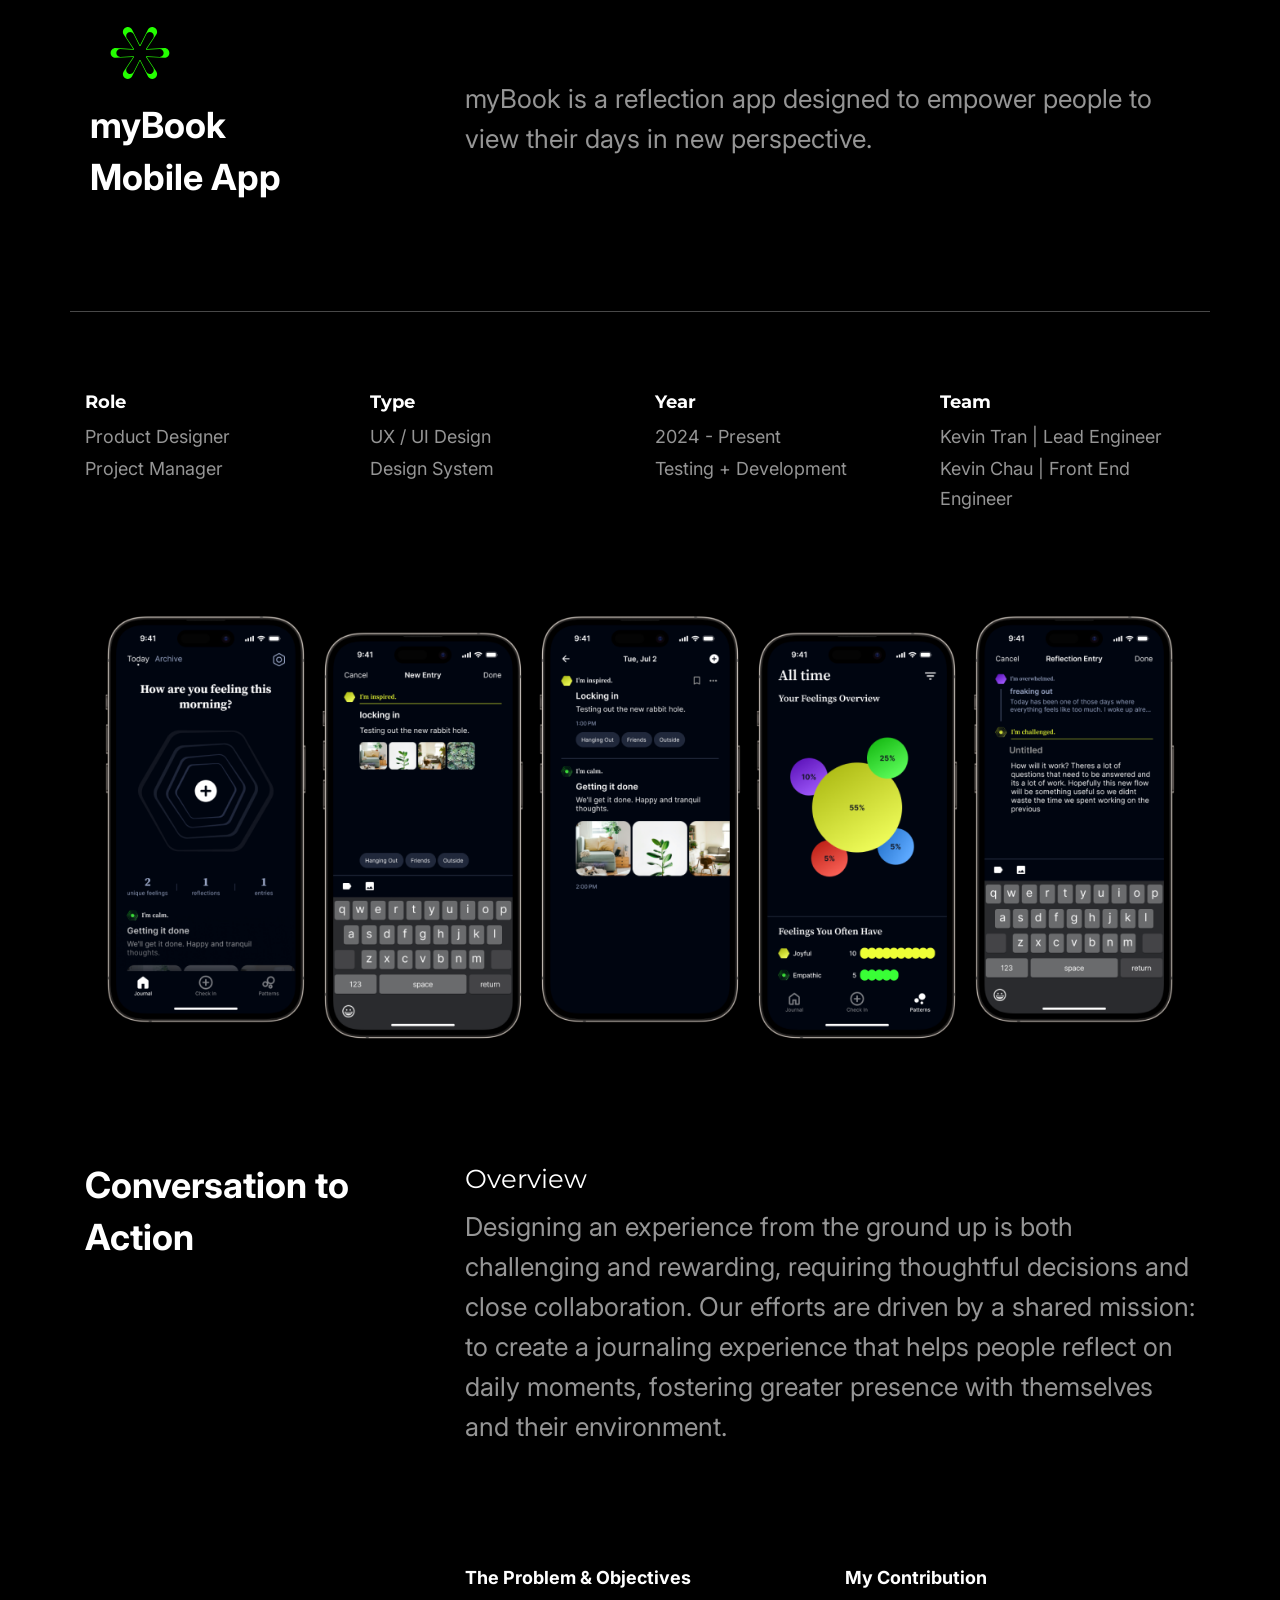
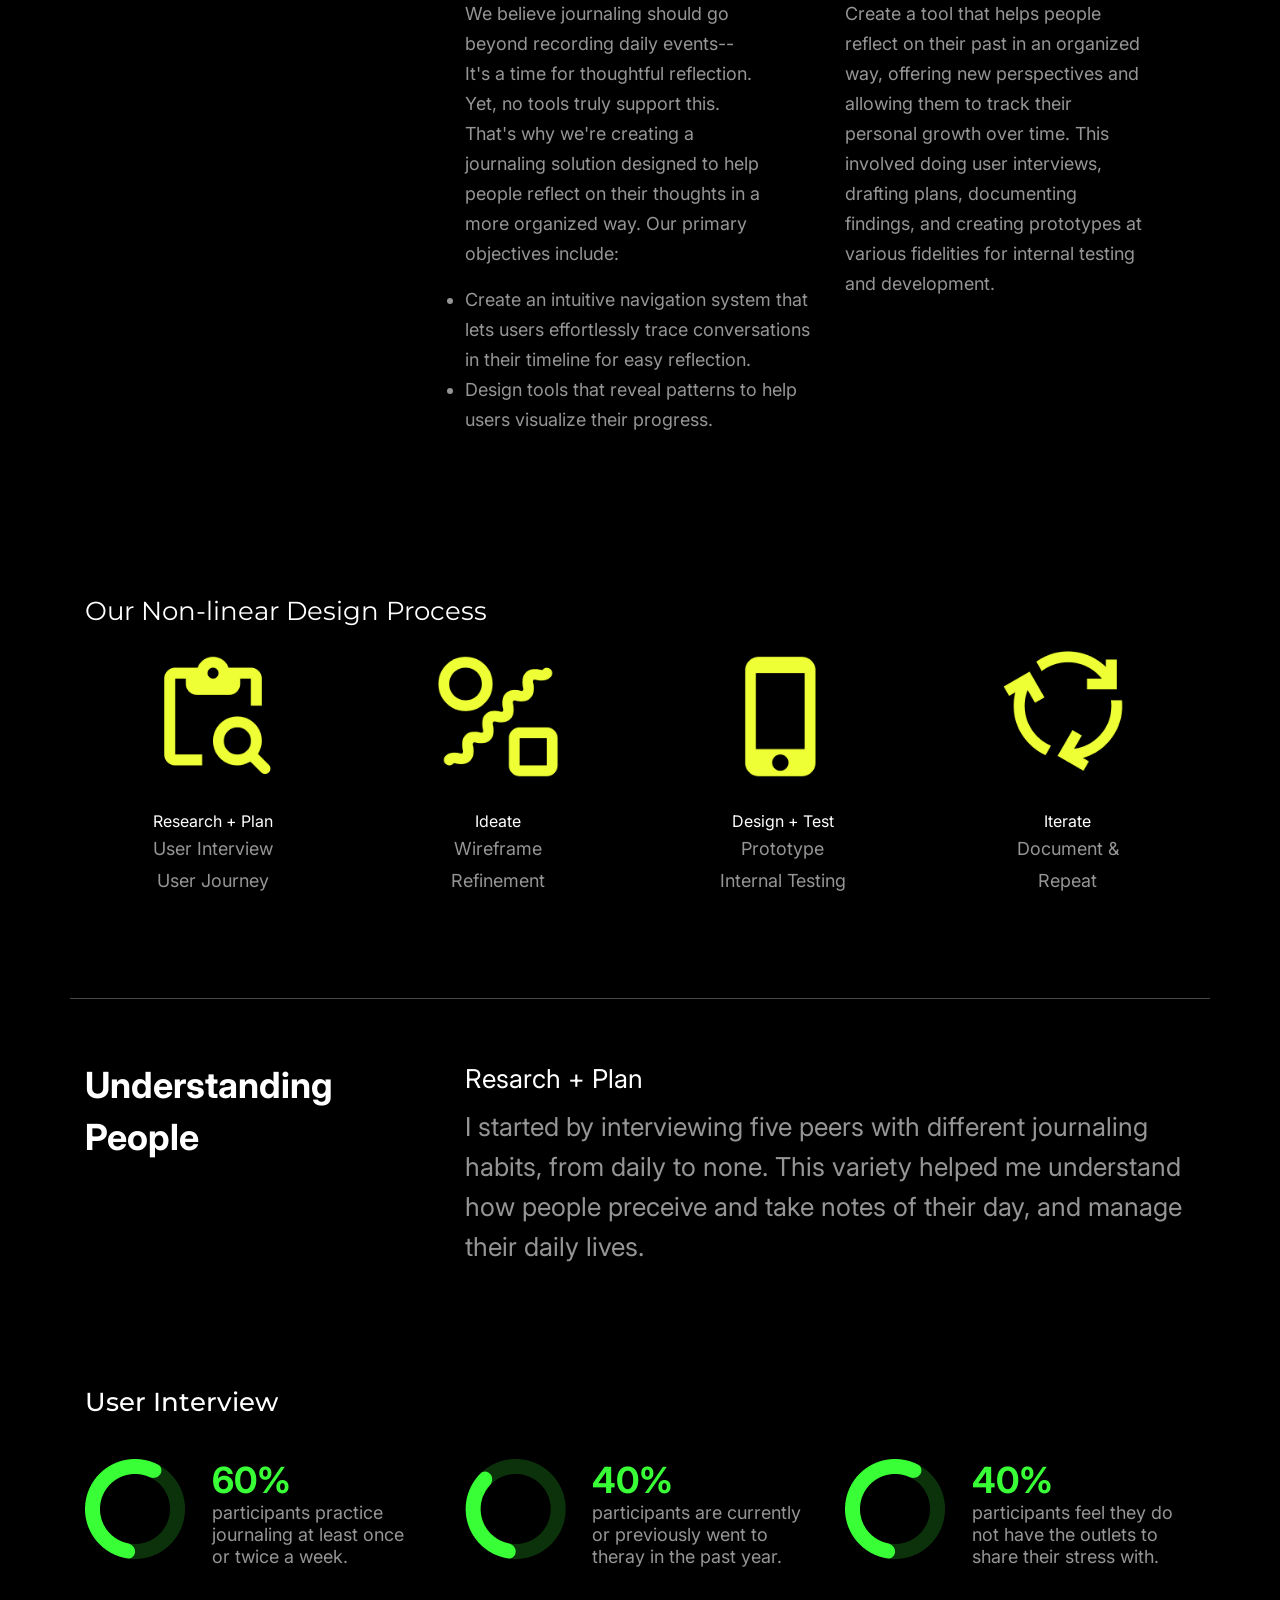
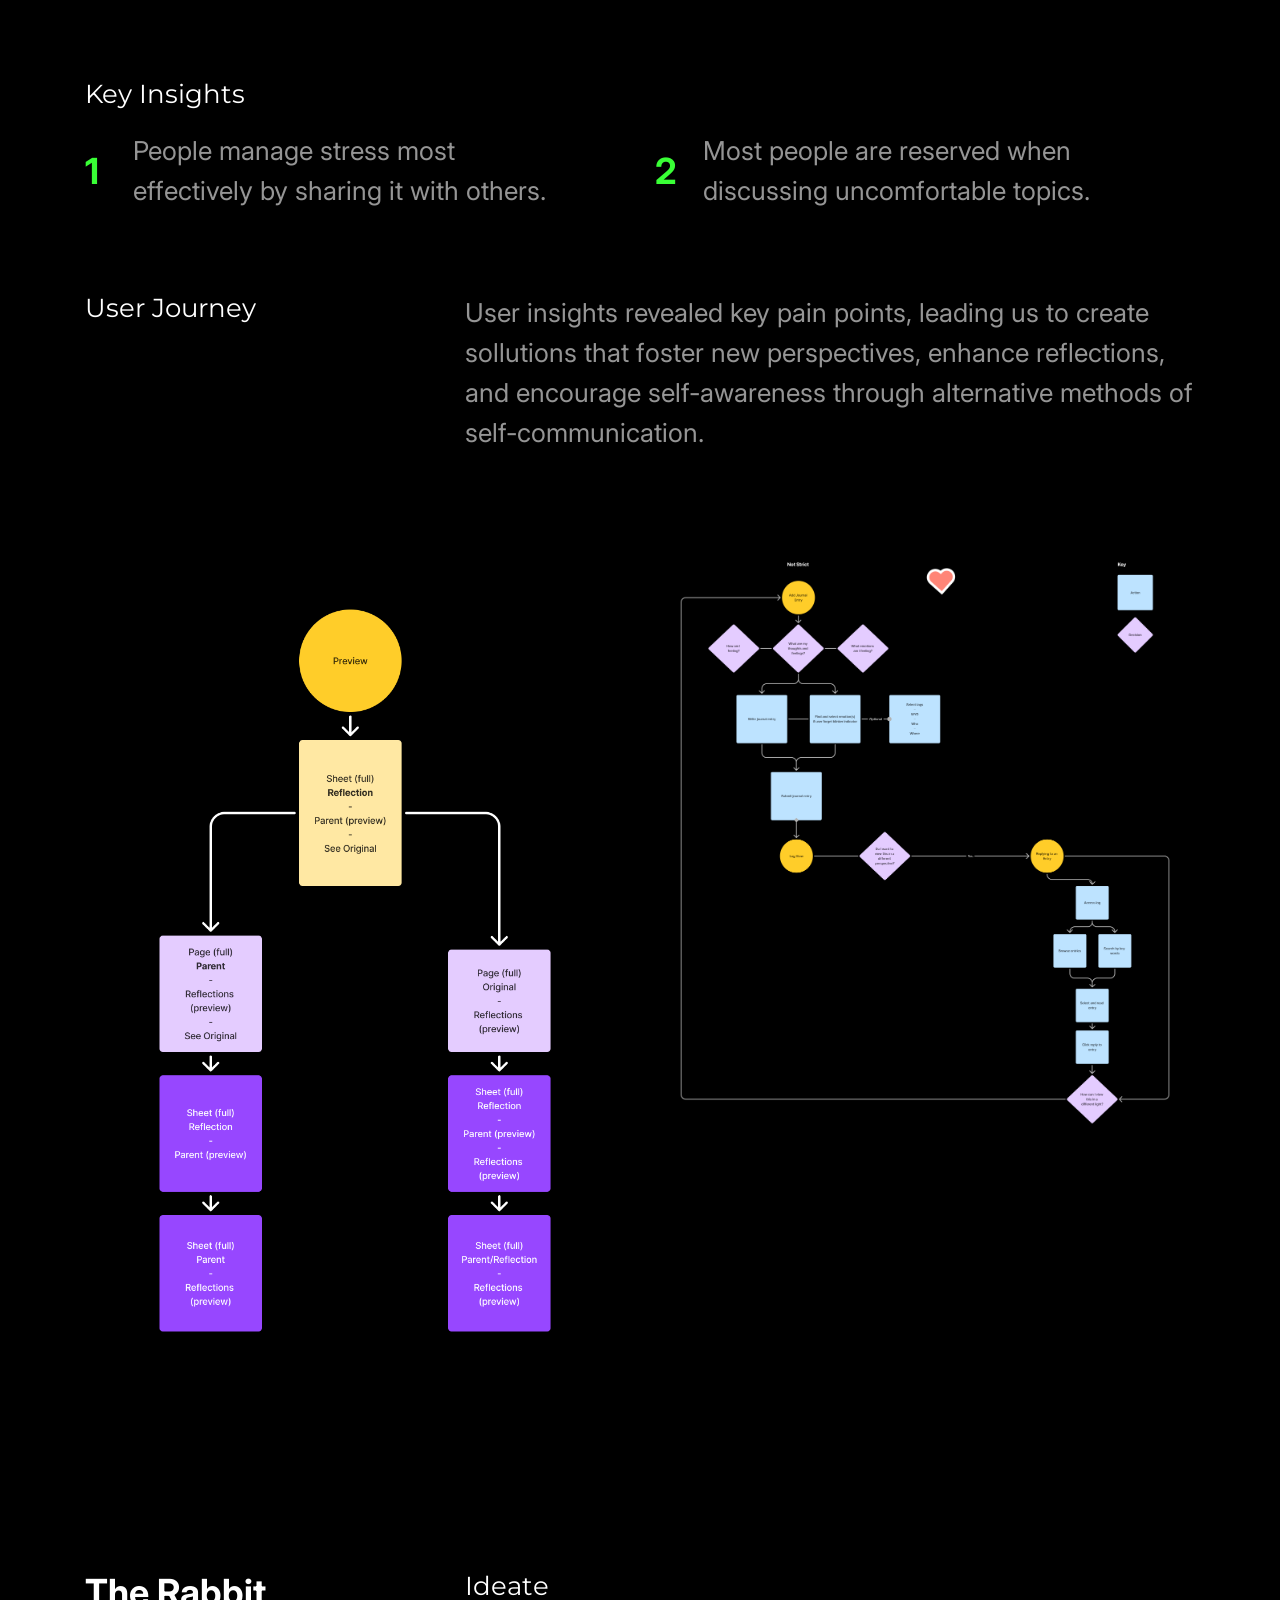
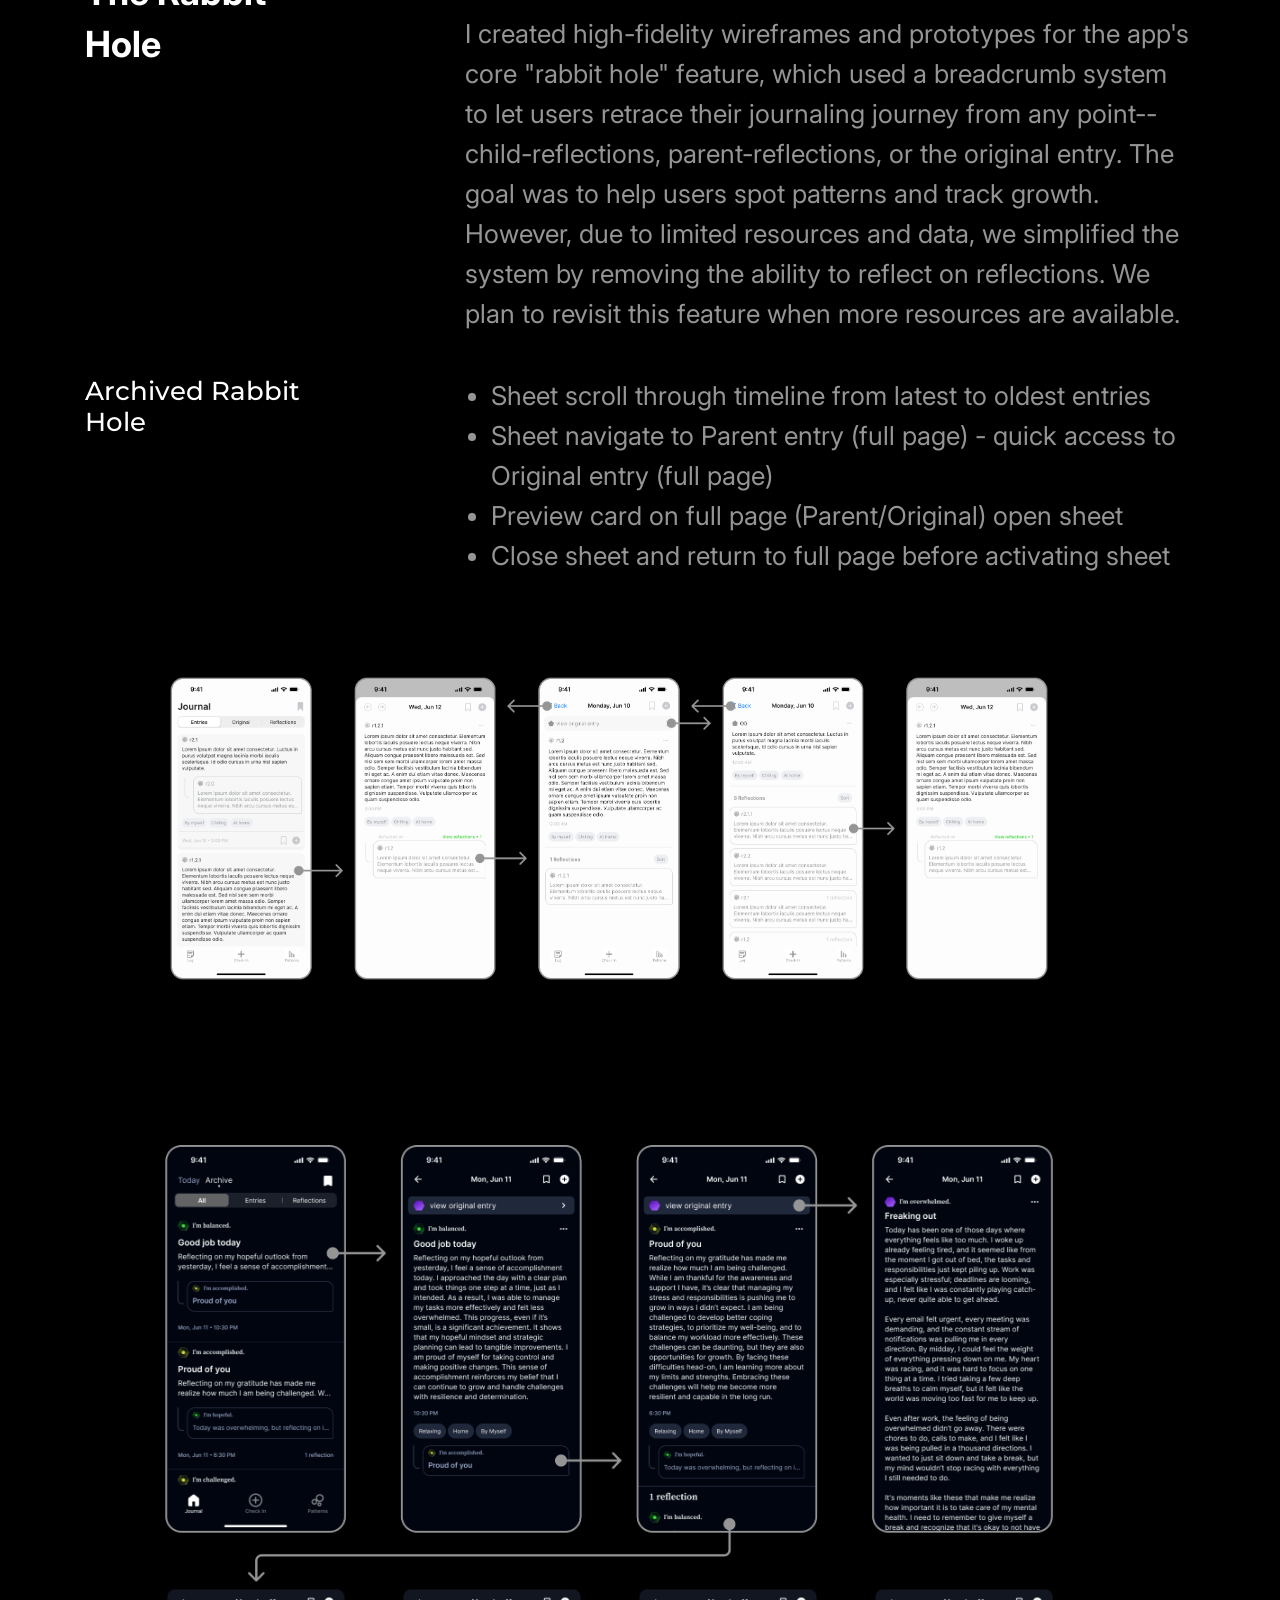
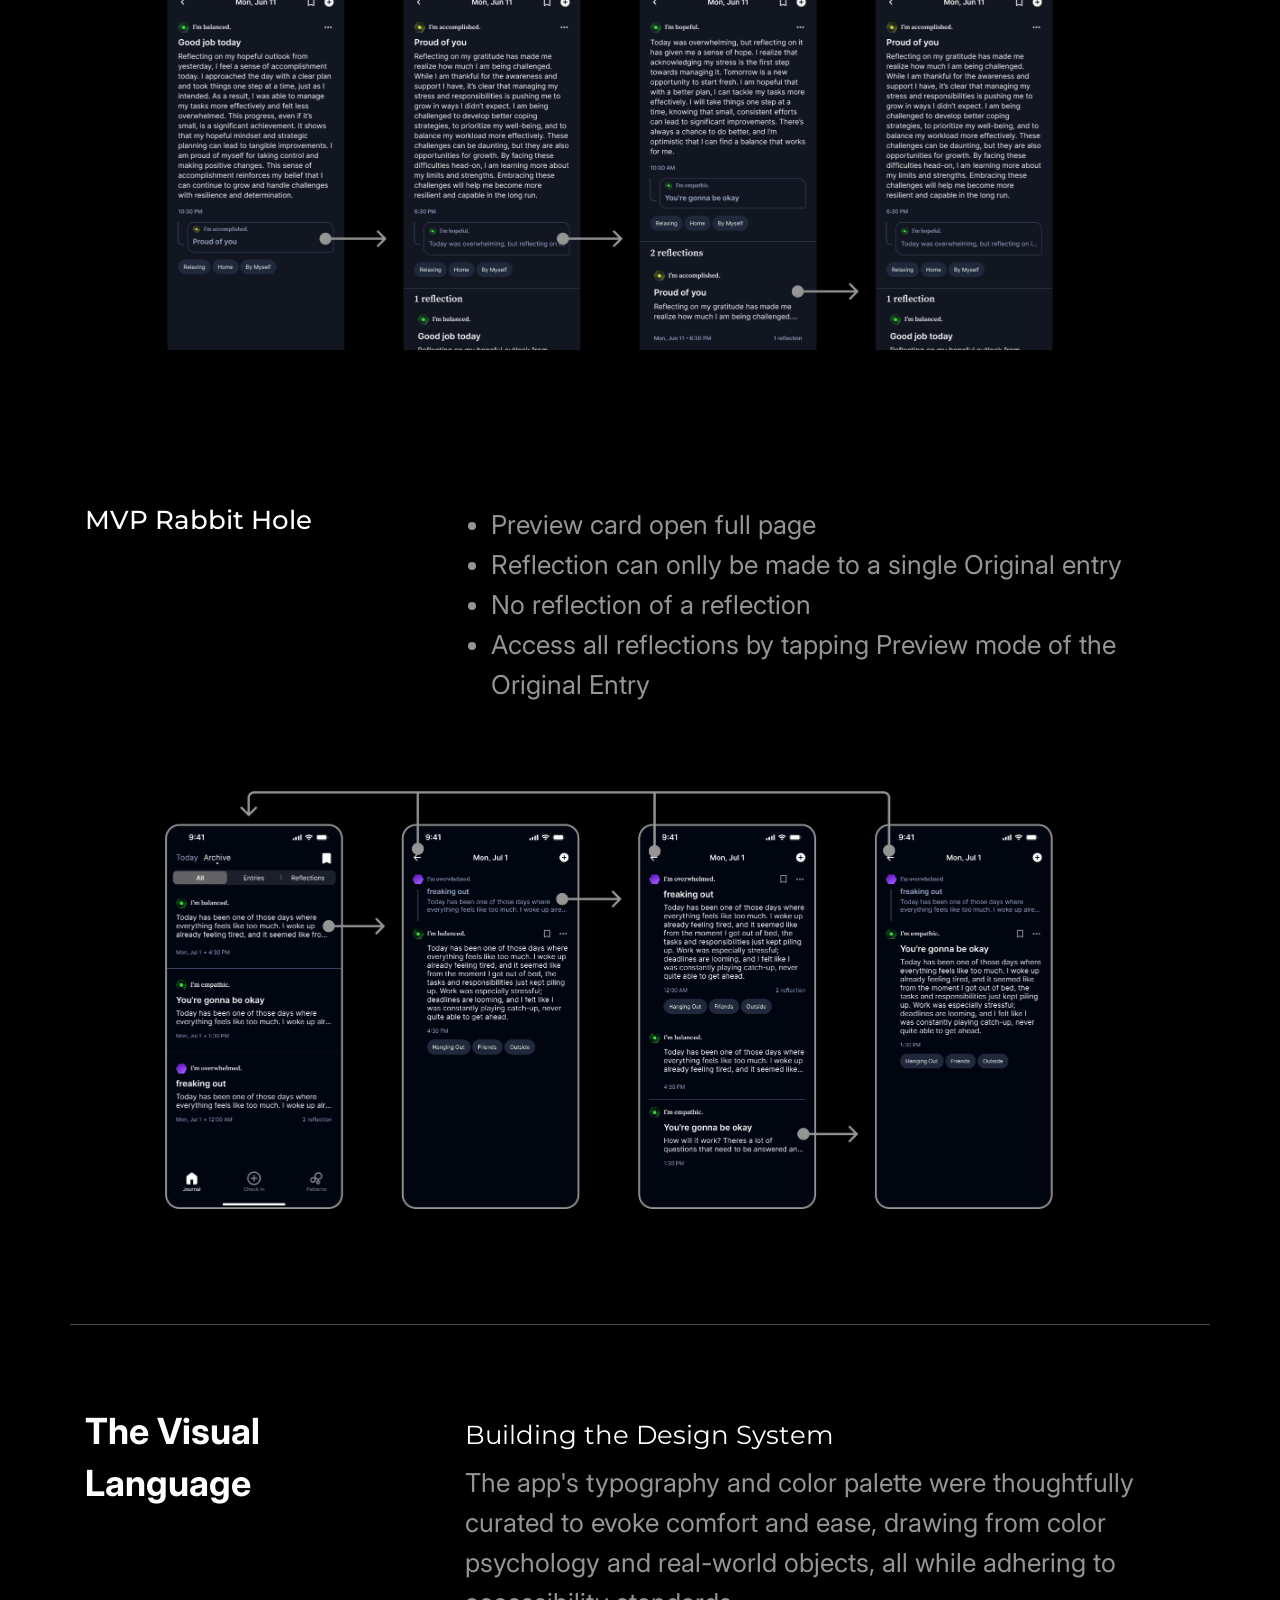
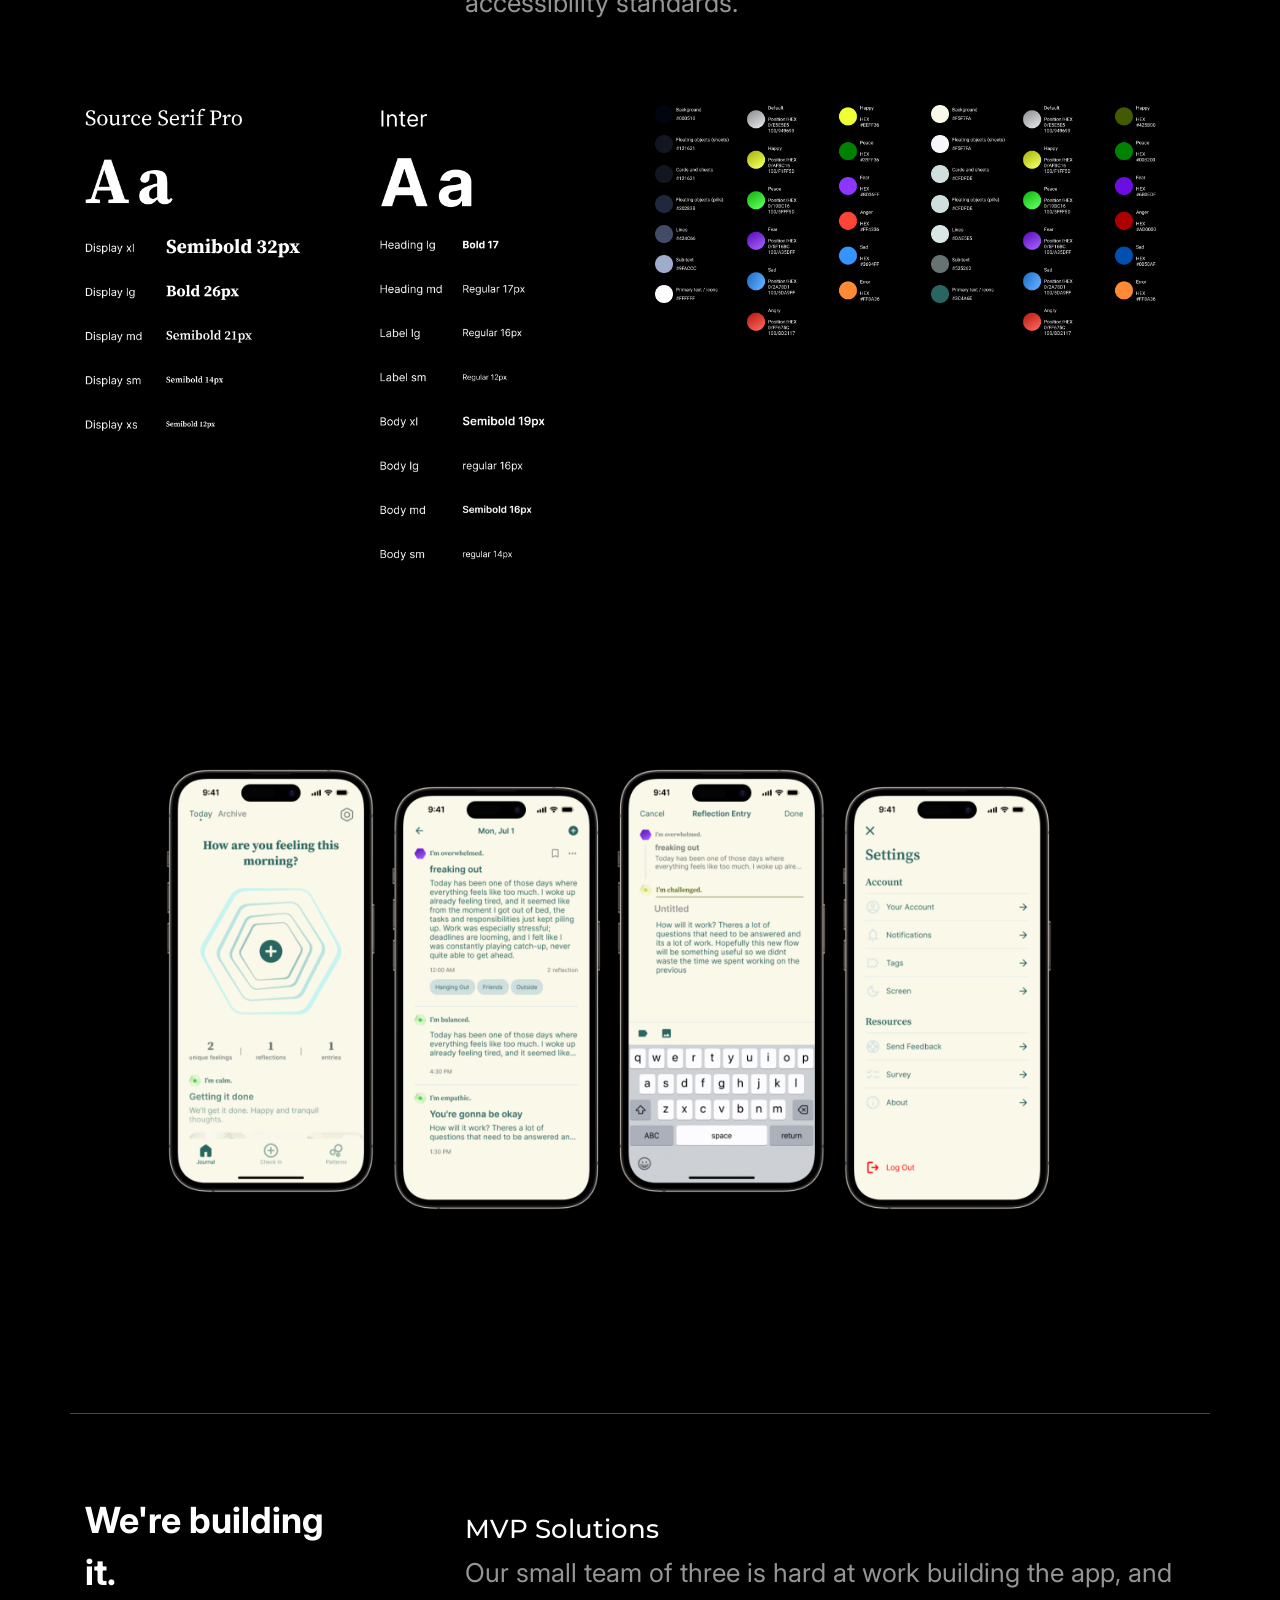
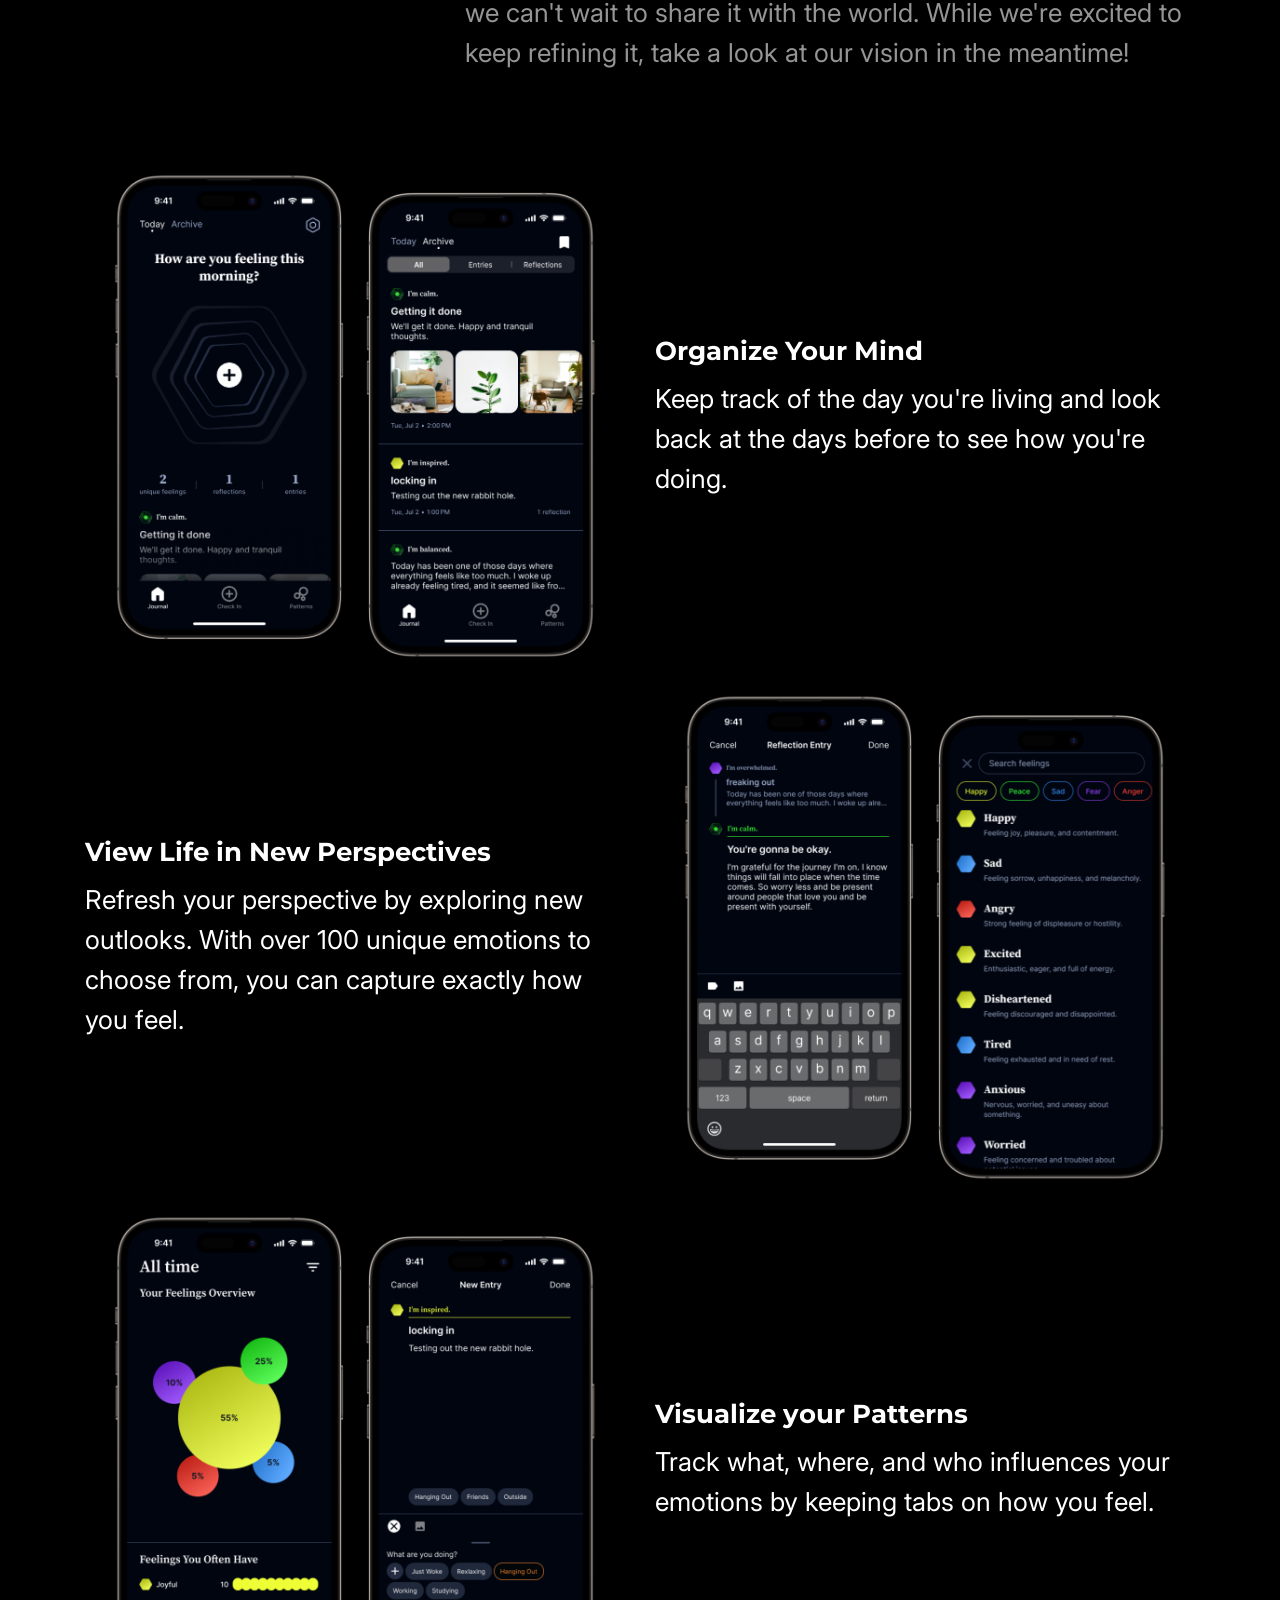
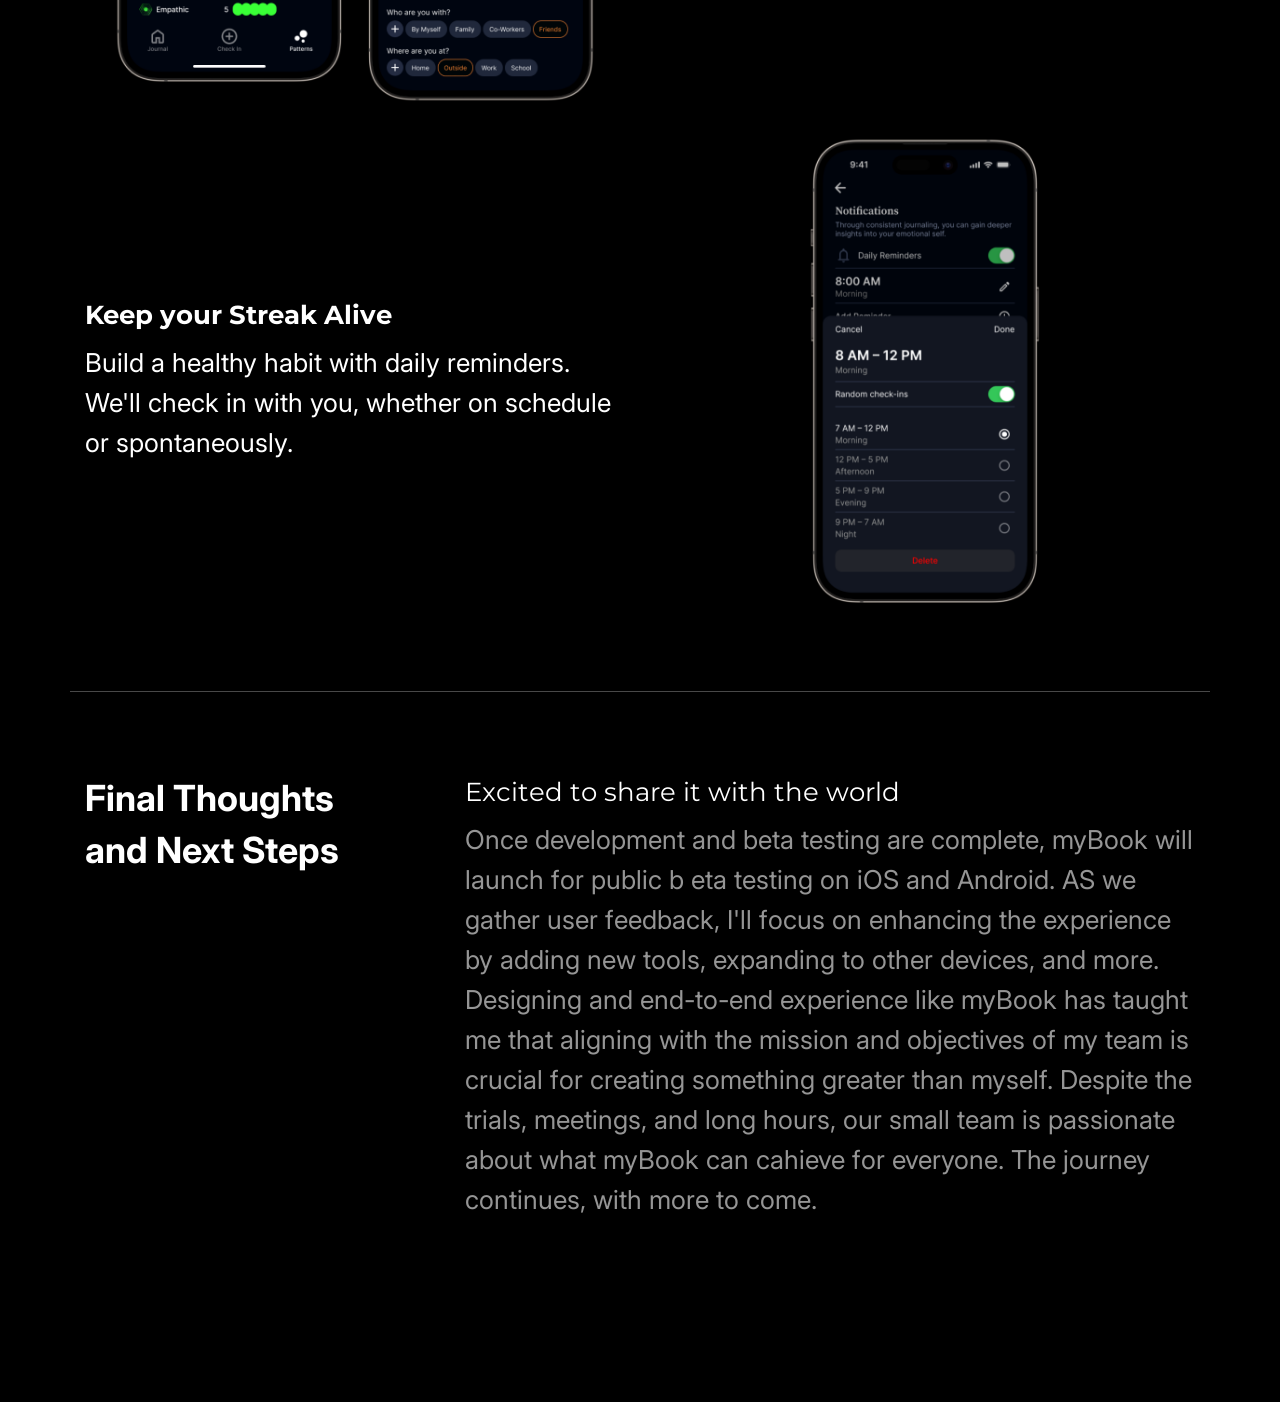
<file: work_myBook.html>
<!DOCTYPE html>
<html lang="en">

<head>
  <!-- Required meta tags -->
  <meta charset="utf-8">
  <meta name="viewport" content="width=device-width, initial-scale=1, shrink-to-fit=no">
  <link rel="preconnect" href="https://fonts.googleapis.com">
  <link rel="preconnect" href="https://fonts.gstatic.com" crossorigin>
  <link href="https://fonts.googleapis.com/css2?family=Inter:ital,opsz,wght@0,14..32,100..900;1,14..32,100..900&display=swap" rel="stylesheet">

  <link rel="preconnect" href="https://fonts.googleapis.com">
<link rel="preconnect" href="https://fonts.gstatic.com" crossorigin>
<link href="https://fonts.googleapis.com/css2?family=Montserrat:ital,wght@0,100..900;1,100..900&display=swap" rel="stylesheet">
  <!-- Bootstrap CSS -->
  <link rel="stylesheet" href="https://stackpath.bootstrapcdn.com/bootstrap/4.1.3/css/bootstrap.min.css" integrity="sha384-MCw98/SFnGE8fJT3GXwEOngsV7Zt27NXFoaoApmYm81iuXoPkFOJwJ8ERdknLPMO" crossorigin="anonymous">
  <link href="css/index.css" rel="stylesheet">
  <link href="css/work.css" rel="stylesheet">
  <link href="css/myBook.css" rel="stylesheet">
  <title>Phuc Nguyen</title>
</head>

<body>
  <div class="container myBook-container">
    <div class="row">
      <div class="col-md-4 pad-20">
        <div class="logo"><a href="/"><img src="./content/p-logo.svg" /></a></div>
      </div>
      <div class="col-md-4 about-container">
        <div class="empty-about-space"></div>
      </div>
    </div>
    <div class="row">
      <div class="col-md-3 card">
        <h1>myBook Mobile App</h1>

        <!-- <div class="work-nav-container">
          <div class="work-nav-box">
            <div class="web-work-button web-work-active"><p><b>WEB</b>  <img id="r-web-arrow" class="nav-arrow-item" src="./content/vector1.svg"/></p>
            </div>
            <div class="mobile-work-button">
                  <p class="mobile-work-button"><b>MOBILE</b> <img id="r-mobile-arrow" class="nav-arrow-item" src="./content/vector1.svg"/></p>
            </div>

          </div>

        </div> -->
        <!-- <div class="scroll-container">
          <p>Scroll <br/></p>
          <img src="./content/scrollDown.png" alt="">
        </div> -->
      </div>
      <div class="col-md-1"></div>
      <div class="col-md-8 hero-description">
            <p>myBook is a reflection app designed to empower people to view their days in new perspective.</p>
      </div>
    </div>
    <div class="row hero">
        <div class="col-md-3">
            <h5 class="hero-header">Role</h5>
            <p>Product Designer</p>
            <p>Project Manager</p>
        </div>
        <div class="col-md-3">
            <h5 class="hero-header">Type</h5>
            <p>UX / UI Design</p>
            <p>Design System</p>
        </div>
        <div class="col-md-3">
            <h5 class="hero-header">Year</h5>
            <p>2024 - Present</p>
            <p>Testing + Development</p>
        </div>
        <div class="col-md-3">
            <h5 class="hero-header">Team</h5>
            <p>Kevin Tran | Lead Engineer</p>
            <p>Kevin Chau | Front End Engineer</p>
        </div>
    </div>
    <div class="row">
        <div class="col-md-12 card-2-container">
            <img class="img-100" src="./content/myBook/hero.png" />
        </div>
    </div>
    <div class="row overview-container">
      <div class="col-md-4">
        <h1>Conversation to Action</h1>
      </div>
      <div class="col-md-8">
        <div class="row">
            <div class="col-md-12"><h2>Overview</h2></div>
            <div class="col-md-12 detail-paragraph">
                <p>
                    Designing an experience from the ground up is both challenging and rewarding, requiring thoughtful decisions and close collaboration. Our efforts are driven by a shared mission: to create a journaling experience that helps people reflect on daily moments, fostering greater presence with themselves and their environment.
                </p>
            </div>
            <div class="col-md-6 problem-container">
                <h2>The Problem & Objectives</h2>
                <p>We believe journaling should go beyond recording daily events-- It's a time for thoughtful reflection. Yet, no tools truly support this. That's why we're creating a journaling solution designed to help people reflect on their thoughts in a more organized way. Our primary objectives include:</p>
                <ul>
                    <li>Create an intuitive navigation system that lets users effortlessly trace conversations in their timeline for easy reflection.</li>
                    <li>Design tools that reveal patterns to help users visualize their progress.</li>
                </ul>
            </div>
            <div class="col-md-6 problem-container">
                <h2>My Contribution</h2>
                <p>Create a tool that helps people reflect on their past in an organized way, offering new perspectives and allowing them to track their personal growth over time. This involved doing user interviews, drafting plans, documenting findings, and creating prototypes at various fidelities for internal testing and development.</p>
            </div>
        </div>

      </div>
    </div>
    <div class="row design-process">
        <div class="col-md-12 col-s-12"><h2>Our Non-linear Design Process</h2></div>
        <div class="col-md-3">
            <div class="row">
                <div class="col-md-12">
                    <img class="" src="./content/myBook/overview_1.png"/>
                </div>
                <div class="col-md-12">
                    <h3>Research + Plan</h3>
                </div>
                <div class="col-md-12">
                    <p>User Interview</p>
                    <p>User Journey</p>
                </div>
            </div>
        </div>
        <div class="col-md-3 col-s-12">
            <div class="row">
                <div class="col-md-12">
                    <img class="" src="./content/myBook/overview_2.png"/>
                </div>
                <div class="col-md-12">
                    <h3>Ideate</h3>
                </div>
                <div class="col-md-12">
                    <p>Wireframe</p>
                    <p>Refinement</p>
                </div>
            </div>
        </div>
        <div class="col-md-3 col-s-12">
            <div class="row">
                <div class="col-md-12">
                    <img class="" src="./content/myBook/overview_3.png"/>
                </div>
                <div class="col-md-12">
                    <h3>Design + Test</h3>
                </div>
                <div class="col-md-12">
                    <p>Prototype</p>
                    <p>Internal Testing</p>
                </div>
            </div>
        </div>
        <div class="col-md-3 col-s-12">
            <div class="row">
                <div class="col-md-12">
                    <img class="" src="./content/myBook/overview_4.png"/>
                </div>
                <div class="col-md-12">
                    <h3>Iterate</h3>
                </div>
                <div class="col-md-12">
                    <p>Document &</p>
                    <p>Repeat</p>
                </div>
            </div>
        </div>
    </div>
    <div class="row understanding-container">
        <div class="col-md-4"><h1>Understanding People</h1></div>
        <div class="col-md-8">
            <h4>Resarch + Plan</h4>
            <p>I started by interviewing five peers with different journaling habits, from daily to none. This variety helped me understand how people preceive and take notes of their day, and manage their daily lives.</p>
        </div>
    </div>
    <div class="row interview-container">
        <div class="col-md-12"><h2>User Interview</h2></div>
        
        <div class="col-md-4">
            <div class="row">
                <div class="col-md-4">
                    <img src="./content/myBook/research_1.png" />
                </div>
                <div class="col-md-8 interview-text">
                    <span class="percent-text">60%</span>
                    <p>participants practice journaling at least once <br/>or twice a week.</p>
                </div>
            </div>
        </div>
        <div class="col-md-4">
            <div class="row">
                <div class="col-md-4">
                    <img src="./content/myBook/research_2.png" />
                </div>
                <div class="col-md-8 interview-text">
                    <span class="percent-text">40%</span>
                    <p>participants are currently or previously went to theray in the past year.</p>
                </div>
            </div>
        </div>
        <div class="col-md-4">
            <div class="row">
                <div class="col-md-4">
                    <img src="./content/myBook/research_3.png" />
                </div>
                <div class="col-md-8 interview-text">
                    <span class="percent-text">40%</span>
                    <p>participants feel they do not have the outlets to share their stress with.</p>
                </div>
            </div>
        </div>

    </div>
    <div class="row key-insights-container">
        <div class="col-md-12">
            <h3 class="margin-bot-20">Key Insights</h3>
        </div>
        <div class="col-md-6">
            <div class="row flex-element">
                <div class="col-md-1">
                    <p id="key-insights-green">1</p>
                </div>
                <div class="col-md-11">
                    <p>People manage stress most <br/>effectively by sharing it with others.</p>
                </div>
            </div>
        </div>
        <div class="col-md-6">
            <div class="row flex-element">
                <div class="col-md-1">
                    <p id="key-insights-green">2</p>
                </div>
                <div class="col-md-11">
                    <p>Most people are reserved when discussing uncomfortable topics.</p>
                </div>
            </div>
        </div>

    </div>
    <div class="row user-journey">
        <div class="col-md-3">
            <h3>User Journey</h3>
        </div>
        <div class="col-md-1"></div>
        <div class="col-md-8">
            <p>User insights revealed key pain points, leading us to create sollutions that foster new perspectives, enhance reflections, and encourage self-awareness through alternative methods of self-communication.</p>
        </div>
        <div class="col-md-6">
            <img src="./content/myBook/understanding_1.png" class="img-100"/>
        </div>
        <div class="col-md-6">
            <img src="./content/myBook/understanding_2.png" class="img-100"/>
        </div>

    </div>
<!-- line divider -->
    <div class="row rabbit-hole">
        <div class="col-md-3">
            <h1>The Rabbit Hole</h1>
        </div>
        <div class="col-md-1"></div>
        <div class="col-md-8 detail-paragraph">
            <h2>Ideate</h2>
            <p>I created high-fidelity wireframes and prototypes for the app's core "rabbit hole" feature, which used a breadcrumb system to let users retrace their journaling journey from any point-- child-reflections, parent-reflections, or the original entry. The goal was to help users spot patterns and track growth. However, due to limited resources and data, we simplified the system by removing the ability to reflect on reflections. We plan to revisit this feature when more resources are available.</p>
        </div>
    </div>
    <div class="row archived-rabbit-hole">
        <div class="col-md-3">
            <h2>Archived Rabbit Hole</h2>
        </div>
        <div class="col-md-1"></div>
        <div class="col-md-8">
            <ul class="archived-list">
                <li>Sheet scroll through timeline from latest to oldest entries</li>
                <li>Sheet navigate to Parent entry (full page) - quick access to Original entry (full page)</li>
                <li>Preview card on full page (Parent/Original) open sheet</li>
                <li>Close sheet and return to full page before activating sheet</li>
            </ul>
        </div>
        <div class="col-md-12">
            <img src="./content/myBook/rabbit_hole_1.png" class="img-80"/>
        </div>
        <div class="col-md-12">
            <img src="./content/myBook/rabbit_hole_2.png" class="img-80"/>
        </div>
    </div>
    <div class="row archived-rabbit-hole">
        <div class="col-md-3 ">
            <h2>MVP Rabbit Hole</h2>
        </div>
        <div class="col-md-1"></div>
        <div class="col-md-8">
            <ul class="archived-list">
                <li>Preview card open full page</li>
                <li>Reflection can onlly be made to a single Original entry</li>
                <li>No reflection of a reflection</li>
                <li>Access all reflections by tapping Preview mode of the Original Entry</li>
            </ul>
        </div>
        <div class="col-md-12">
            <img src="./content/myBook/rabbit_hole_3.png" class="img-80 rabbit-hole-img-2"/>
        </div>
    </div>
    <!-- Divider -->
     <div class="row visual-language">
        <div class="col-md-3">
            <h1>The Visual Language</h1>
        </div>
        <div class="col-md-1"></div>
        <div class="col-md-8 design-system">
            <h2 class="margin-10">Building the Design System</h2>
            <p>The app's typography and color palette were thoughtfully curated to evoke comfort and ease, drawing from color psychology and real-world objects, all while adhering to accessibility standards.</p>
        </div>
        <div class="col-md-6">
            <img src="./content/myBook/visual_language_1.png" class="img-100" />
        </div>
        <div class="col-md-6">
            <img src="./content/myBook/visual_language_2.png" class="img-100" />
        </div>
        <div class="col-md-12">
            <img src="./content/myBook/visual_language_3.png" class="img-80" />
        </div>
     </div>
     <!-- Divider -->
     <div class="row building-container">
        <div class="col-md-3">
            <h1>We're building it.</h1>
        </div>
        <div class="col-md-1"></div>
        <div class="col-md-8">
            <h2 class="margin-20">MVP Solutions</h2>
            <p>Our small team of three is hard at work building the app, and we can't wait to share it with the world. While we're excited to keep refining it, take a look at our vision in the meantime!</p>
        </div>
     </div>
     <div class="row">
        <div class="col-md-6">
            <img src="./content/myBook/solution_1.png" class="img-100" />
        </div>
        <div class="col-md-6 solution-container section-container">
            <h2>Organize Your Mind</h2>
            <p>Keep track of the day you're living and look back at the days before to see how you're doing.</p>
        </div>
     </div>
     <div class="row">
        <div class="col-md-6 solution-container section-container">
            <h2>View Life in New Perspectives</h2>
            <p>Refresh your perspective by exploring new outlooks. With over 100 unique emotions to choose from, you can capture exactly how you feel.</p>
        </div>
        <div class="col-md-6">
            <img src="./content/myBook/solution_2.png" class="img-100" />
        </div>
     </div>
     <div class="row">
        <div class="col-md-6">
            <img src="./content/myBook/solution_3.png" class="img-100" />
        </div>
        <div class="col-md-6 solution-container section-container">
            <h2>Visualize your Patterns</h2>
            <p>Track what, where, and who influences your emotions by keeping tabs on how you feel.</p>
        </div>
     </div>
     <div class="row">
        <div class="col-md-6 solution-container section-container">
            <h2>Keep your Streak Alive</h2>
            <p>Build a healthy habit with daily reminders. We'll check in with you, whether on schedule or spontaneously.</p>
        </div>
        <div class="col-md-6">
            <img src="./content/myBook/solution_4.png" class="img-100" />
        </div>
     </div>

     <!-- divider -->
    <div class="row final-thoughts">
        <div class="col-md-3">
            <h1>Final Thoughts and Next Steps</h1>
        </div>
        <div class="col-md-1"></div>
        <div class="col-md-8">
            <h2>Excited to share it with the world</h2>
            <p>
                Once development and beta testing are complete, myBook will launch for public b eta testing on iOS and Android. AS we gather user feedback, I'll focus on enhancing the experience by adding new tools, expanding to other devices, and more. Designing and end-to-end experience like myBook has taught me that aligning with the mission and objectives of my team is crucial for creating something greater than myself. Despite the trials, meetings, and long hours, our small team is passionate about what myBook can cahieve for everyone. The journey continues, with more to come.
            </p>
        </div>
    </div>
<!--  -->


    <script src="https://ajax.googleapis.com/ajax/libs/jquery/3.5.1/jquery.min.js"></script>

    <script src="https://cdnjs.cloudflare.com/ajax/libs/popper.js/1.14.3/umd/popper.min.js" integrity="sha384-ZMP7rVo3mIykV+2+9J3UJ46jBk0WLaUAdn689aCwoqbBJiSnjAK/l8WvCWPIPm49" crossorigin="anonymous"></script>
    <script src="https://stackpath.bootstrapcdn.com/bootstrap/4.1.3/js/bootstrap.min.js" integrity="sha384-ChfqqxuZUCnJSK3+MXmPNIyE6ZbWh2IMqE241rYiqJxyMiZ6OW/JmZQ5stwEULTy" crossorigin="anonymous"></script>
    <script src="js/scripts.js"></script>
</body>
</body>

</html>
</file>
<file: css/stylesheet.css>
body {
    background-color: #ffffff;
    margin: 0;
    padding: 0;
}

.h1 {
    font-size: 65px;
    font-weight: 700;
    font-family: "doto", sans-serif;
    line-height: 60px;
    color: #000000;
    margin: 0;
    font-optical-sizing: auto;
    font-variation-settings: "ROND" 100; /* Maximum roundness */
}

.checkbook-h1 {
    font-size: 65px;
    font-weight: 400;
    font-family: 'dm sans';
    line-height: 60px;
    color: #000000;
    margin: 0;
}


.h2 {
    font-size: 22px;
    font-weight: 400;
    font-family: 'dm sans';
    color: #000;
    margin-top: 12px;
    margin-bottom: 8px;
}

.h3 {
    text-transform: uppercase;
    font-size: 12px;
    font-weight: 400;
    font-family: 'space mono';
    line-height: auto;
    color: #979797;
    margin-bottom: 4px;
}

.h4 {
    text-transform: uppercase;
    font-size: 12px;
    font-weight: 600;
    font-family: 'doto';
    line-height: auto;
    font-variation-settings: "ROND" 100;
    color: #000
}

.p {
    font-size: 14px;
    font-weight: 400;
    font-family: 'dm sans';
    line-height: 20px;
    margin-bottom: 4px;
    margin-top: 0px;
    color: #000
}

ul {
    list-style-type: none;
    /* Removes bullet points */
    padding-left: 0;
    /* Optionally remove default padding */
    margin: 0;
    /* Optionally remove default margin */
    gap: 8px;
}

ol {
    list-style-type: none;
    padding: 0;
    margin: 0;
}

.hairline {
    padding: 0px;
    height: 1px;
    background-color: #808080;
    margin: 12px 20px;

}

.footer-nav {
    display: grid;
    /* Change to flex for easier padding control */
    grid-template-columns: repeat(4, 1fr);
    gap: 20px;

    align-items: center;

    position: fixed;
    bottom: 0;

    padding: 0 20px;
    width: 100%;
    height: 40px;
    box-sizing: border-box;
    /* Apply this globally */

    background-color: #ffffff;
    border-top: 1px solid #808080;
}


.top-nav {
    display: grid;
    grid-template-columns: repeat(4, 1fr);
    gap: 20px;

    position: fixed;
    top: 0;

    width: 100%;
    height: 40px;
    padding: 0px 20px;
    box-sizing: border-box;

    background-color: #ffffff;
    align-items: center;
    border-bottom: 1px solid #808080;
    z-index: 1000;
}

.nav-item {
    font-size: 12px;
    font-family: 'dm sans';
    font-weight: 400;
    text-decoration: none;
    color: #000;
}

.nav-item a {
    text-decoration: none;
    color: #000000;
}

.nav-item:hover {
    text-decoration: underline;
    /* Underline on hover */
}

.nav-button {
    background: none;
    /* Remove default button styles */
    border: none;
    /* Remove border */
    cursor: pointer;
    /* Change cursor to pointer */
    font-size: inherit;
    /* Inherit font size from parent */
    text-decoration: none;
    /* Remove underline from text */
    color: #000;
    /* Set the text color */
}

.nav-button:hover {
    text-decoration: underline;
    /* Underline on hover */
}

.hero {
    display: grid;
    /* Use grid layout */
    /* grid-template-columns: repeat(4, 1fr); */
    grid-template-columns:calc(50% - 10px) calc(25% - 15px) calc(25% - 15px);

    /* Four equal columns */
    gap: 20px;
    /* Space between the columns */

    margin-top: 40px;
    padding: 80px 20px;
    box-sizing: border-box;

    width: 100%;
    /* Full width of the container */
    background-color: #fff;
}

.abouthero {
    display: grid;
    grid-template-columns: repeat(4, 1fr); /* Four columns */
    gap: 20px; /* Space between items */
    margin-top: 40px;
    padding: 40px 20px;
    box-sizing: border-box;
    width: 100%;
    background-color: #fff;
}

.about-text {
    grid-column: 1 / 4; /* Spans all four columns */
}

.about-img {
    grid-column: 1 / 4; /* Starts a new row and spans all four columns */
    display: grid;
    grid-template-columns: repeat(auto-fit, minmax(200px, 1fr)); /* Responsive grid for images */
    gap: 12px;
    margin-top: 20px;
}

.about-img img {
    width: 100%;
    height: 300px; /* Fixed height for all images */
    object-fit: cover; /* Ensures the image fills the area without distortion */
    grid-column: 1 / 2;
}

/* .container {
    width: 100%;
    padding-left: 20px;
    background-color: #ff0000;
} */

.intro {
    display: flex;
    align-items: top;
    padding-right: 20px;
    gap: 20px;
}


.intro-text {
    display: flex;
    flex-direction: column; /* Stack "Product" and "Designer" vertically */
    justify-content: flex-start;
    flex-grow: 1; /* Ensures this div grows to fill available space */
    /* z-index: 1; */
}

.product {
    text-align: right;
}

.designer {
    text-align: left;
}

work.hero {
    width: 100%;
    height: 720px;
    object-fit: contain;

}

.hero-image {
    width: 120px;
    height: 120px;
    background-color: #000000;
    border-radius: 40%;
    /* position: absolute; */
    z-index: 2;
    /* overflow: hidden; */
}

.hero-image img {
    width: 100%;
    height: 100%;
    object-fit: cover;
}


.work {
    display: grid;
    /* grid-template-columns: 50% 25% 25%; */
    /* grid-template-columns: 1fr 1fr 1fr; */
    grid-template-columns:calc(50% - 10px) calc(25% - 15px) calc(25% - 15px);


    column-gap: 20px;
    row-gap: 40px;
    padding-left: 20px;
    padding-right: 20px;
    /* margin-bottom: 80px; */
    padding-bottom: 60px;

    background-color: #fff;

    align-items: top;
    overflow: hidden;

    box-sizing: border-box;
    width: 100%;

}

.work-container {
    text-decoration: none;
    color: inherit;
    transition: background-color 0.6s;

}

.work-container:hover .img,
.work-container:hover .img-phone {
    transform: scale(1.1);
    /* Scale image on hover */
    transition: transform 0.6s cubic-bezier(0.25, 1, 0.5, 1);

}

.img-container {
    background-color: #f2f2f2;
    width: 100%;
    height: 536px;
    display: flex;
    /* Enable Flexbox */
    justify-content: center;
    /* Center horizontally */
    align-items: center;
    /* Center vertically */
    transition: background-color 0.3s;
    /* Smooth transition for background color */

}

.img {
    width: 80%;
    height: 80%;
    object-fit: contain; 

}

.img-phone {
    width: 60%;
    height: 60%;
    object-fit: contain;


}

.text-container {
    display: flex;
    width: 100%;
    flex-direction: column; 
/* stack elements verticaly ^ */
}

.text-container ul {
    display: flex;
    gap: 20px;
}


/* Individual background colors on hover using nth-of-type */
.work-container:nth-of-type(1):hover .img-container {
    background-color: #00332E;

    /* Color for work 1 */
}

.work-container:nth-of-type(2):hover .img-container {
    background-color: #000510;

    /* Color for work 2 */
}

.work-container:nth-of-type(3):hover .img-container {
    background-color: #99A8FF;

    /* Color for work 3 */
}

.work-container:nth-of-type(4):hover .img-container {
    background-color: #E6FF00;


    /* Color for work 4 */
}

.work-container:nth-of-type(5):hover .img-container {
    background-color: #E599FF;


    /* Color for work 5 */
}


.work-container:nth-of-type(6):hover .img-container {
    background-color: #001489;
    /* Color for work 6 */
}

.work-container:nth-of-type(7):hover .img-container {
    background-color: #F8408A;
    /* Color for work 6 */
}

.work-container:nth-of-type(8):hover .img-container {
    background-color: #A5B3B2;
    /* Color for work 6 */
}


/* Mobile Styles */
@media (max-width: 768px) {
    .hero {
        display: flex !important;
        flex-direction: column !important;
        padding: 40px 20px !important;
        position: relative; /* Required for layering */

        
    }

    .intro {
        flex-direction: column !important;
        align-items: left !important;
        gap: 20px !important;
        padding-right: 0;
        position: relative; /* Keeps the text and image in the same flow */

    }

    .intro-text {
        display: flex;
        align-items: left !important;
        text-align: left !important;
        padding-right: 0 !important;
        z-index: 2;
        position: relative; /* Allows it to overlap the image */
        mix-blend-mode: difference; /* Inverts text color based on background */
        
    }

    .product{
        text-align: right !important;
        color: #fff; /* Ensure text is visible and inverted over image */

    }

    .designer {
        text-align: left;
        color: #fff; /* Ensure text is visible and inverted over image */


    }

    .hero-image {
        position: absolute;
        z-index: 1;

        /* margin-bottom: 20px !important; */
    }

    .work {
        display: flex !important;
        flex-direction: column !important;
        padding: 40px 20px !important;
    }

    .img-container {
        background-color: #f2f2f2;
        width: 100%;
        height: calc(536px * 0.7);
        display: flex;
        /* Enable Flexbox */
        justify-content: center;
        /* Center horizontally */
        align-items: center;
        /* Center vertically */
        transition: background-color 0.3s;
        /* Smooth transition for background color */
    
    }
    
    .img-phone {
        width: 80%;
        height: 80%;
        object-fit: contain;
    }

    .text-container ul {
        display: flex;
        justify-content: space-between;
    }

    .top-nav {
        display: flex;
        justify-content: space-between;
        /* gap: 20px; */
    
        position: fixed;
        top: 0;
    
        width: 100%;
        padding: 0px 20px;
        box-sizing: border-box;
    
        background-color: #ffffff;
        align-items: top;
        border-bottom: 1px solid #808080;
        z-index: 1000;
    }
}
</file>
<file: css/project.css>
/* project */

ul {
    list-style-type: none;
    /* Removes bullet points */
    padding-left: 0;
    /* Optionally remove default padding */
    margin: 0;
    /* Optionally remove default margin */
    gap: 8px;
}

.hero-container {
    width: 100%;
    overflow: hidden;
    margin-top: 20px;
}

.hero-container img {
    width: 100%;
    /* Image will stretch to fit the container's width */
    height: 100%;
    /* Image will stretch to fit the container's height */
    object-fit: contain;
    /* Scales the image to cover the entire container */
}

.overview {
    display: grid;
    /* Use grid layout */
    /* grid-template-columns: repeat(4, 1fr); */
    grid-template-columns: 1fr 1px 1fr;
    /* Four equal columns */
    /* gap: 20px; */
    /* Space between the columns */

    padding: 0px 20px;
    box-sizing: border-box;
    /* margin-bottom: 60px; */

    width: 100%;
    /* Full width of the container */
    background-color: #fff;

}

.detail-container {
    grid-column: 1;
    /* Left side */

    /* grid-row: 1 / span 2;
    overflow: hidden;
    grid-column: 1 / span 2; */
    margin-right: 20px;
    border: 1px solid #808008;
    height: fit-content;
    margin-top: 60px;
}

.cell {
    display: grid;
    grid-template-columns: 1fr 1fr;
}

.inner-cell {
    padding: 20px;
    border-bottom: 1px solid #808080;
}

.year-cell {
    padding: 20px;
}

.overview-write {
    margin-top: 0px;
    grid-column: 3 ;
    /* Left side */
    padding-top: 60px;
    /* grid-column: 3 / span 4; */
    padding-left: 20px;
    padding-bottom: 20px;
    /* border-left: 1px solid #808080; Thicker blue left border */
}

.vertical-line {
    grid-column: 2;
    /* Middle column for the line */
    background-color: #808080;
    /* Line color */
    width: 1px;
    /* Line thickness */
    height: 100%;
    /* Ensure it spans the height of the section */
}

/* .hero-hr {
    padding: 0px;
    height: 1px;
    background-color: #808080;
    margin: 12px 20px;


} */

.content-container {
    display: grid;
    grid-template-columns: repeat(3, 1fr);
    gap: 20px;


    padding: 40px 20px 0 20px;
    box-sizing: border-box;
    margin-bottom: 60px;

    width: 100%;
    background-color: #fff;

}

.content-container-flex {
    display: flex;
    flex-wrap: wrap;
    /* grid-template-columns: repeat(3, 1fr); */
    gap: 20px;


    padding: 40px 20px 0 20px;
    box-sizing: border-box;
    margin-bottom: 60px;

    width: 100%;
    background-color: #fff;

}

.content {
    width: 100%;
    padding: 0 0 0 20px;
    grid-column: 1 / 2;
    /* Ensure the content takes the first column */

}

.img-col {
    grid-column: 2 / 4;
}

.img-col-comp {
    display: grid;
    grid-template-columns: 1fr 1fr;
    grid-column: 2 / 4;
}

.img-col-comp-flex {
    display: grid;
    grid-template-columns: 1fr 1fr;
    gap: 20px;
    grid-column: 2 / 4;
}

.project-img-container {
    width: 100%;
    height: auto;
    display: flex;
    justify-content: center;
    align-items: top;
    transition: background-color 0.3s;
    /* Smooth transition for background color */

}

.project-img-vert {
    width: 100%;
    height: 536px;
    display: flex;
    justify-content: center;
    align-items: top;
    transition: background-color 0.3s;
    /* Smooth transition for background color */
}

.project-img {
    width: 80%;
    height: 80%;
    object-fit: contain;
    /* transition: transition: all 1s ease-in-out; */

}

.project-img-web {
    width: 100%;
    height: 100%;
    object-fit: contain;
    /* transition: transition: all 1s ease-in-out; */

}

.hairline-hero {
    padding: 0px;
    height: 1px;
    background-color: #808080;
    margin: 0px 0px 12px 0px;

}

.hairline-full{
    padding: 0px;
    height: 1px;
    background-color: #808080;
    margin: 12px 0;
}

.prototype-container {
    width: 100%;
    height: 563px;
    display: flex;
    justify-content: center;
}

.svg-container {
    display: flex;
    justify-content: center; /* Horizontally centers */
    align-items: center;    /* Vertically centers */
    height: 100vh;   
    padding-top: 40px;       /* Full viewport height (adjust as needed) */
}
.svg-container svg {
    width: 100%;
    height: 100%;
}

/* Mobile Styles */
@media (max-width: 768px) {
    /* * {
        outline: 1px solid red;
    } */
    .checkbook-h1 {
        font-size: 47px;
        font-weight: 400;
        font-family: 'dm sans';
        line-height: 47px;
        color: #000000;
        margin: 0;
    }
    .hero-container {
        width: 100%;
        min-height: 60vh;
        overflow: hidden;
        margin-top: 20px;
    }

    .hero-container img {
        width: 100%;
        /* Image will stretch to fit the container's width */
        height: 100%;
        /* Image will stretch to fit the container's height */
        object-fit: cover;
        /* Scales the image to cover the entire container */
    }

    .overview {
        display: flex;
        flex-direction: row;
        flex-wrap: wrap;
        width: 100%; /* Full width of the container */
        padding: 20px;
        box-sizing: border-box; /* Include padding within the container */
    }

    .detail-container {
        margin: 0 auto;
        width: 100%; /* Ensure the container takes the full width */
        border: none;
    }

    .cell {
        width: 100%; /* Full width of the container */
        grid-template-columns: 1fr 1fr;
        gap: 0;
        border: 1px solid #808080;
    }

    .inner-cell {
        padding: 10px;
        border: none;
        border-bottom: 1px solid #808080;
    }

    .year-cell {
        padding: 10px;
    }


    .overview-write {
        margin: 0 auto;
        padding-top: 20px;
        padding-left: 0;
        padding-right: 0;
        display: flex;
        flex-direction: row;
        flex-wrap: wrap;
        width: 100%; /* Full width */
        box-sizing: border-box; /* Include padding within width */
    }

    .vertical-line {
        display: none; /* Hide the vertical line */
    }

    .content {
        width: 100%;
        /* display: flex; */
        grid-column: 1 / 2;
        padding: 0;
        /* Ensure the content takes the first column */
    
    }
    .content-container {
        display: flex;
        flex-wrap: wrap;
        gap: 20px;
    
    
        padding: 40px 20px 0 20px;
        box-sizing: border-box;
        margin-bottom: 60px;
    
        width: 100%;
        background-color: #fff;
    
    }

    .project-img-vert {
        width: 100%;
        height: calc(536px * 0.5);
        display: flex;
        justify-content: center;
        align-items: center;
        transition: background-color 0.3s;
        /* Smooth transition for background color */
    }
    .project-img-container {
        width: 100%;
        height: calc(536px * 0.5);
        display: flex;
        justify-content: center;
        align-items: center;
        transition: background-color 0.3s;
        /* Smooth transition for background color */
    }

    .img-col-comp {
        display: grid;
        grid-template-columns: 1fr 1fr;

    }

    .img-col {
        display: flex;
        flex-wrap: wrap;
    }

    .img-col-comp-flex {
        display: flex;
        flex-wrap: wrap;
        gap: 20px;
        grid-column: 2 / 4;
    }

    .project-img-web {
        width: 100%;
        height: calc(536px * 0.5);
        object-fit: contain;
        /* transition: transition: all 1s ease-in-out; */
    
    }
}
</file>
<file: css/index.css>
body {
  font-family: Helvetica, Arial,  sans-serif;
  background-color: black;
  font-weight: bold;
}

p {
  font-family: Helvetica, Arial,  sans-serif;
  font-weight: bold;
  margin-bottom: 2px;
}

h3 {
  font-size: 40px;
  font-weight: 1000;
  font-weight: bolder;
  margin-top: 30px;
  margin-bottom: 3px;
}

.logo img {
  width: 60px;
}
.intro-container {
  text-align: right;
}

.intro-container h3 {
  font-size: 40px;
}

.category-container {
  width: 100%;
  height: 60px;
  border-bottom: 1px solid #484848;
  border-top: 1px solid #484848;
  font-size: 18px;
  margin-bottom: 30px;
}

.category-section {
  margin: auto;
  padding-left: 40px
}

.category-active a {
  color: #24ca24;
}

.intro-container h3 {
  margin-bottom: 5px;
}

.about-container {
  text-align: right;
  margin-top: 30px;

  color: #484848;
}

.about-button {
  display: inline-block;
  color: #484848;
  font-size: 18px;
}

.about-button p {
  font-size: 18px;
}

.about-button:hover {
  cursor: pointer;
  color: #24FF00;
}

.empty-about-space {
  display: inline-block;
  width: 80%;
  height: 100%;
}

.card {
  background-color: transparent;
  /* height: 400px; */
  width: 100%;
  padding: 20px;
  border: 0px;
}

.card p {
  color: white;
}

.card h1 {
  color: white;
}

.card-2 {
  /* background-color: #24FF00; */
  height: 400px;
  width: 100%;
}
#spin_radio {
  width: 100%;
  transition: transform .2s;
}
#spin_radio:hover {
  transform: scale(1.1)
}
.card-3 {
  /* background-color: #24FF00; */
  height: 400px;
  width: 100%;
}

.card-container {
  margin: 5px;
}

.navbar-container {
  margin: 5px;
  height: 200px;
  width: 100%;
  background-color: black;
  color: white;
  /* background-color: #24ca24; */
}

.navbar-container a:hover {
  color: #24FF00;
}

.logo {
  font-size: 34px;
  color: #484848;
}

.nav {
  padding: 20px;
}

.navItems {
  color: #484848;
  z-index: 200;
  font-size: 18px;
  font-weight: 600;
  padding-right: 25px;
}

.navItems a {
  color: #484848;
  text-decoration: none;
}

#navItems-active {
  color: #24FF00;
  text-decoration: none;
}

#navItems-img-active {
  margin-left: 15px;
}

.container {
  width: 100%;
}

.card-container img {
  width: 300px;
  margin: auto;
}

.category-item-active {
  color: #24FF00;
}

.category-item {
  color: #484848;
}

.category-item a {
  color: #484848;
  text-decoration: none;
}

.category-section a:hover {
  text-decoration: none;
  color: #24FF00;
}

.category-item-active a {
  color: #24FF00;
  text-decoration: none;
}

.category-section-active a:hover {
  text-decoration: none;
  color: grey;
}

.arrow-item {
  margin-left: 20px;
  margin-right: 20px;
  margin-bottom: 3px;
}

.nav-arrow-item {
  margin-left: 2px;
  margin-bottom: 3px;
}

.contact-container {
  text-align: center;
}

.footer {
  width: 100%;
  height: 400px;
  padding: 20px;
  color: white;
  background-color: black;
  border-top: 1px solid #484848;
  margin-top: 30px;
}

.footer-2 p {
  font-family: Helvetica;
  font-size: 16px;
  font-style: normal;
  font-weight: lighter;
  line-height: 23px;
  letter-spacing: 0em;
  text-align: left;
  margin-bottom: 20px;
}

.footer-1 {
  font-family: Helvetica;
  font-size: 40px;
  font-style: normal;
  font-weight: lighter;
  line-height: 57px;
  letter-spacing: -2px;
  text-align: left;
  color: #484848;
}

/* .card-container img:hover {
  background: url('./../content/greem.png');
  background-repeat: no-repeat;
  min-height: 430px;
  background-position: center;
} */
.card-container img {
  transition: transform .2s;
}
.card-container img:hover {
  transform: scale(1.1)
}
.link-left p {
  text-align: left;
}

.link-right p {
  text-align: right;
}

.link-left a {
  text-decoration: none;
  color: #24FF00;
}

.link-right a {
  text-decoration: none;
  color: #24FF00;
}

.container {
  margin-bottom: 100px;
}

.linkedin-logo {
  left: 197px;
  vertical-align: top;
  position: absolute;
}

.pad-20 {
  padding-left: 40px;
  padding-top: 25px;
}
.footer-item {
  margin-top: 30px;
  margin-bottom: 20px;
}

.detail-paragraph p {
font-family: Inter;
font-size: 26px;
font-weight: 400;
line-height: 40px;
text-align: left;

}

.footer-item p {
  font-family: Helvetica;
  font-size: 15px;
  font-style: normal;
  font-weight: 300;
  line-height: 17px;
  letter-spacing: 0em;
  text-align: left;
  color: #484848;
  margin-top: 5px;
}

.footer-item a {
  text-decoration: none;
  color: #24FF00;
}

.footer-item a:hover {
  text-decoration: none;
}
.link-left p {
  text-align: left
}
.link-right p {
  text-align: right
}
.link-right img {
  width: 8px;
  margin: 0px;
  margin-bottom: 4px;
}

.link-left img {
  width: 8px;
  margin: 0px;
  margin-bottom: 4px;
}
.reklasic-footer {
  margin-bottom: 35px;
}
.company-url h1 a {
  color: white;

  text-decoration: none;
}
.inactiveLink {
  pointer-events: none;
  cursor: default;
}
.col-50 {
  width: 50%;
}
.img-100 {
  width: 100%;
  margin: 0 auto;
  display: block;

}
.img-80 {
  width: 80%;
  margin: 0 auto;
  display: block;
  margin-top: 40px;
  margin-bottom: 40px;
  margin-left: 80px;
  margin-right: 80px;
}
.margin-20 {
  margin-top:20px;
}
.margin-50 {
  margin-top: 50px;
}
.margin-10 {
  margin-top: 10px;
}
.margin-bot-20 {
  margin-bottom: 20px;
}

.solution-container {
  margin-top: auto;
  margin-bottom: auto;
}
@media screen and (min-width: 480px) {
  #leftsidebar {width: 200px; float: left;}
  #main {margin-left: 216px;}
}
</file>
<file: css/work.css>
.re_KLASIC-work {
  width: 648px;
}

p {
  font-family: Helvetica;
  font-size: 20px;
  font-style: normal;
  font-weight: 400;
  line-height: 23px;
  letter-spacing: 0em;
  text-align: left;
}

.work-nav-container {
  color: #24FF00;
  text-decoration: none;
  margin-top: 60px;
  padding-bottom: 70px;
  border-bottom: 1px solid #484848;
}

.work-nav-box {
  position: absolute;
  z-index: 200;
}
.work-nav-container p {
  color: #484848;
  text-decoration: none;
}

.web-work-active p {
  color: #24FF00;
  text-decoration: none;
}
.mobile-work-active p {
  color: #24FF00;
  text-decoration: none;
}
.web-work-button p:hover {
  color: #24FF00;
  text-decoration: none;
}
.mobile-work-button p:hover {
  color: #24FF00;
  text-decoration: none;
}
#r-web-arrow {
  transition: opacity 1s ease-out;
}
#r-mobile-arrow {
  transition: opacity 1s ease-out;
}

.mobile-work-active:hover {
  cursor: pointer;
}
.web-work-active:hover {
  cursor: pointer;
}

.web-work-button:hover {
  cursor: pointer;
}
.mobile-work-button:hover {
  cursor: pointer;
}

.scroll-container {
  text-align: center;
  color: #24FF00;
}

.scroll-container p {
  margin-top: 60px;
  text-align: center;
  color: #24FF00;
  font-family: Helvetica;
  font-size: 20px;
  font-style: normal;
  font-weight: 400;
  line-height: 23px;
  letter-spacing: 0em;
  margin-bottom: 10px;
}

.overview-container {
  font-family: "helvetica";
  color: white;
  border-bottom: 1px solid #484848;
  margin-bottom: 40px;
  margin-top: 100px;
}

.overview-container h1 {
  font-family: "helvetica";
  font-weight: bold;
  font-size: 30px;
}

.overview-container p {
  font-size: 20px;
  color: #AAAAAA;
  line-height: 23px;
  font-family: "helvetica";
  font-weight: lighter;
  margin-bottom: 40px;
}

.problems-container {
  padding-right: 100px;
  margin-bottom: 30px;
}

.problems-container h2 {
  font-family: Helvetica;
  font-size: 30px;
  font-style: normal;
  font-weight: 700;
  line-height: 34px;
  letter-spacing: 0em;
  text-align: left;
}

.understanding-container h2 {
  font-family: Helvetica;
  font-size: 30px;
  font-style: normal;
  font-weight: 700;
  line-height: 34px;
  letter-spacing: 0em;
  text-align: left;
  margin-bottom: 10px;
}

.understanding-container p {
  margin-bottom: 40px;
}

.process-container {
  border-bottom: 1px solid #484848;
  margin-bottom: 40px;
}

.detail-container {}

.detail-container h2 {
  font-family: Helvetica;
  font-size: 30px;
  font-style: normal;
  font-weight: 700;
  line-height: 34px;
  letter-spacing: 0em;
  text-align: left;
  color: white;
}

.detail-container p {
  color: #AAAAAA;
}

.process-container {
  margin-top: 20px;
}

.process-container img {
  margin: 0 auto;
}

.understanding-container {
  color: #AAAAAA;
}

.understanding-container h2 {
  color: white;
  font-family: Helvetica;
  font-size: 30px;
  font-style: normal;
  font-weight: 700;
  line-height: 34px;
  letter-spacing: 0em;
  text-align: left;
}

.insight-container {
  color: #AAAAAA;
}

.insight-container h2 {
  color: white;
  font-family: Helvetica;
  font-size: 30px;
  font-style: normal;
  font-weight: 700;
  line-height: 34px;
  letter-spacing: 0em;
  text-align: left;
}

.insight-item {
  margin-bottom: 40px;
  padding-right: 50px;
}

.insight-item p {
  font-family: Helvetica;
  font-size: 20px;
  font-style: normal;
  font-weight: 400;
  line-height: 23px;
  letter-spacing: 0em;
  text-align: left;
}

.analysis-container {
  color: #AAAAAA;
}

.analysis-container img {
  width: 100%;
  margin: 0 auto;
  margin-bottom: 40px;
}

.analysis-container p {
  padding-right: 20%;
  font-family: Helvetica;
  font-size: 20px;
  font-style: normal;
  font-weight: 400;
  line-height: 23px;
  letter-spacing: 0em;
  text-align: left;
}

.analysis-container h2 {
  color: white;
  font-family: Helvetica;
  font-size: 30px;
  font-style: normal;
  font-weight: 700;
  line-height: 34px;
  letter-spacing: 0em;
  text-align: left;
}

.analysis-header {
  margin-top: 70px;
  margin-bottom: 40px;
}

.problem-container {
  margin-top: 40px;
  color: #AAAAAA;
  border-bottom: 1px solid #484848;
}

.problem-container h2 {
  color: white;
  font-family: Helvetica;
  font-size: 30px;
  font-style: normal;
  font-weight: 700;
  line-height: 34px;
  letter-spacing: 0em;
  text-align: left;
}

.problem-container p {
  font-family: Helvetica;
  font-size: 20px;
  font-style: normal;
  font-weight: 400;
  line-height: 23px;
  letter-spacing: 0em;
  text-align: left;
  padding-right: 15%;
  margin-top: 10px;
  margin-bottom: 40px;
}

.ideate-container {
  color: white;
}

.ideate-container img {
  width: 100%;
  margin: 0 auto;
}

.ideate-container h2 {
  margin-bottom: 30px;
}

.prototype-container {
  margin-top: 40px;
  color: white;
  border-bottom: 5px solid #484848;
  font-family: Helvetica;
  font-size: 20px;
  font-style: normal;
  font-weight: 700;
  line-height: 23px;
  letter-spacing: 0em;
  text-align: left;
}

.prototype-container img {
  margin: 0 auto;
}

.problem-container h2 {
  margin-top: 40px;
  color: white;
  font-family: Helvetica;
  font-size: 30px;
  font-style: normal;
  font-weight: 700;
  line-height: 34px;
  letter-spacing: 0em;
  text-align: left;
}

.prototype-container p {
  text-align: center;
  margin-bottom: 50px;
}

.prototype-container a {
  color: #24FF00;
  text-decoration: none;
  margin: 0 auto;
}

.mobile-container {
  border-bottom: 1px solid #484848;
}

.mobile-container h1 {
  margin: 40px auto;
  color: white;
}

.mobile-container h2 {
  color: white;
  font-family: Helvetica;
  font-size: 30px;
  font-style: normal;
  font-weight: 700;
  line-height: 34px;
  letter-spacing: 0em;
  text-align: left;

}

.mobile-container p {
  color: #AAAAAA;
  font-family: Helvetica;
  font-size: 20px;
  font-style: normal;
  font-weight: 400;
  line-height: 23px;
  s letter-spacing: 0em;
  text-align: left;
  margin-bottom: 40px;
}

.mobile-prototype-container img {
  width: 100%;
  margin: 0 auto;
}

.mobile-prototype-container h2 {
  color: white;
  font-family: Helvetica;
  font-size: 30px;
  font-style: normal;
  font-weight: 700;
  line-height: 34px;
  letter-spacing: 0em;
  text-align: left;
  margin-top: 40px;
}

.mobile-prototype-container p {
  text-align: center;
}
</file>
<file: css/myBook.css>
.myBook-container h1 {
    font-family: 'Inter';
    font-weight: 700;
    font-size: 36px;
    line-height: 52px;
    color: white

}

.myBook-container h2 {
    font-family: 'Montserrat';
    font-size: 26px;
    color: white;
}

.myBook-container h3 {
    font-family: 'Montserrat';
    font-size: 18px;
    color: white;
}
.myBook-container h4 {
    font-family: 'Montserrat';
    font-size: 18px;
    color: white;
}
.myBook-container h5 {
    font-family: 'Montserrat';
    font-size: 18px;
    color: white;
}
.myBook-container p {
    color: #959595;
    font-family: 'Montserrat';
    font-size: 26px;
    font-weight: 400;
}

.hero p {
    font-family: Inter;
    font-size: 18px;
    font-weight: 400;
    line-height: 30px;
    text-align: left;
}

.hero-header {
    font-family: Inter;
    font-size: 18px;
    font-weight: 700;
    line-height: 21.78px;
    text-align: left;
    
}

/* .hero-description {
    color: #959595;
    font-size: 26px;
    font-weight: 400;
    line-height: 40px;
    font-family: 'Inter';
    margin-top: auto;
    margin-bottom: auto;
} */
.hero-description p {
font-family: Inter;
font-size: 26px;
font-weight: 400;
line-height: 40px;
text-align: left;

}
.hero {
    border-top: 1px solid #484848;
    padding-top: 80px;
    margin-top: 80px;
    padding-bottom: 80px;
}
.overview-container {
    padding-bottom: 20px;
}
.overview-container h2 {
    font-family: Montserrat;
font-size: 26px;
font-weight: 400;
line-height: 40px;
text-align: left;

}
.overview-container p {
    font-family: Inter;
    font-size: 26px;
    font-weight: 400;
    line-height: 40px;
    text-align: left;
}

.problem-container {
    border-bottom: none;
    padding-bottom: 80px;
}
.problem-container h2 {
font-family: Inter;
font-size: 18px;
font-weight: 700;
line-height: 21.78px;
text-align: left;

}
.problem-container p {
    font-family: Inter;
    font-size: 18px;
    font-weight: 400;
    line-height: 30px;
    margin-bottom: 16px;
    text-align: left;

}
.problem-container li {
font-family: Inter;
font-size: 18px;
font-weight: 400;
line-height: 30px;
text-align: left;
color: #959595;

}
.problem-container ul {
    margin-top: 16px;
    padding-left: 0px;
}

.design-process {
    padding-bottom: 80px;

}
.design-process h2 {
    font-family: Montserrat;
font-size: 26px;
font-weight: 400;
line-height: 40px;
text-align: left;
margin-bottom: 20px;

}
.design-process h3 {
    font-family: Inter;
    font-size: 16px;
    font-weight: 400;
    line-height: 19.36px;
    text-align: center;
    color: white;
}
.design-process p {
    font-family: Inter;
    font-size: 18px;
    font-weight: 400;
    line-height: 30px;
    text-align: center;
}


.design-process img {
    width: 130px;
    text-align: center;
    display: block;
    margin: auto;
}

.understanding-container {
    border-top: 1px solid #484848;
    padding-top: 60px;
    margin-top: 20px;
    padding-bottom: 80px;
}
.understanding-container h4 {
    font-family: Inter;
    font-size: 26px;
    font-weight: 400;
    line-height: 40px;
    text-align: left;
    
}

.understanding-container p {

    font-family: Inter;
    font-size: 26px;
    font-weight: 400;
    line-height: 40px;
    text-align: left;
    
}

.percent-text {
    font-family: Inter;
font-size: 36px;
font-weight: 700;
line-height: 43.57px;
text-align: left;
color: #39FF36;

}

.interview-text p {
    font-family: Inter;
font-size: 18px;
font-weight: 400;
line-height: 21.78px;
text-align: left;

}

.interview-container {
    padding-bottom: 80px;
}

.interview-container h2 {
    margin-bottom: 40px;
}
.key-insights-container h3 {
    font-family: Montserrat;
    font-size: 26px;
    font-weight: 400;
    line-height: 31.69px;
    text-align: left;

}

.key-insights-container p {
    font-family: Inter;
    font-size: 26px;
    font-weight: 400;
    line-height: 40px;
    text-align: left;
    
}

#key-insights-green {
    font-family: Inter;
    font-size: 36px;
    font-weight: 700;
    line-height: 43.57px;

    margin-top: auto;
    margin-bottom: auto;
    color: #39FF36
}
.flex-element {
    display: flex;

    flex-direction: row;

    align-items: center;
}
.user-journey {
    padding-top: 80px;
    padding-bottom: 80px;
}
.user-journey h3 {
    font-family: Montserrat;
    font-size: 26px;
    font-weight: 400;
    line-height: 31.69px;
    text-align: left;
    margin-top: 0px;
}

.user-journey p {
    font-family: Inter;
    font-size: 26px;
    font-weight: 400;
    line-height: 40px;
    text-align: left;

}
.user-journey img {
    padding-top: 80px;
    padding-bottom: 80px;
}
.rabbit-hole p {
    font-family: Inter;
    font-size: 26px;
    font-weight: 400;
    line-height: 40px;
    text-align: left;
color: #959595;
}

.rabbit-hole h2 {
    color: white;
    font-family: Montserrat;
font-size: 26px;
font-weight: 400;
line-height: 40px;
text-align: left;
margin-top: none;
}
.rabbit-hole-img-2 {
    margin-top: 30px;
}

.archived-list li {
    font-family: Inter;
    font-size: 26px;
    font-weight: 400;
    line-height: 40px;
    text-align: left;
    color: #959595;
    margin-left: -14px;
}
.archived-rabbit-hole {
    margin-top: 40px;
    padding-bottom: 35px;

}
.archived-rabbit-hole img {
    padding-top: 40px;
    padding-bottom: 40px;
}

.visual-language {
    border-top: 1px solid #484848;
    padding-top: 80px;
    padding-bottom: 80px;
}

.visual-language h2 {
    font-family: Montserrat;
    font-size: 26px;
    font-weight: 400;
    line-height: 40px;
    text-align: left;
    color: white;
}
.visual-language p {
    font-family: Montserrat;
    font-size: 26px;
    font-weight: 400;
    line-height: 40px;
    text-align: left;
    
}

.visual-language img {
    padding-top: 80px;
    padding-bottom: 80px;
}

.building-container {
    border-top: 1px solid #484848;
    padding-top: 80px;
    padding-bottom: 80px;
}

.building-container p {

    font-family: Inter;
    font-size: 26px;
    font-weight: 400;
    line-height: 40px;
    text-align: left;
    

}
.section-container {
    padding-bottom: 80px;
    padding-top: 80px;
}

.section-container img {
    padding-bottom: 80px;
    padding-top: 80px;
}

.section-container h2 {
font-family: Montserrat;
font-size: 26px;
font-weight: 700;
line-height: 40px;
text-align: left;
color: white;

}

.section-container p {
font-family: Inter;
font-size: 26px;
font-weight: 400;
line-height: 40px;
text-align: left;
color: white

}

.final-thoughts {
    border-top: 1px solid #484848;
    padding-top: 80px;
    padding-bottom: 80px;
    margin-top: 50px;
}
.final-thoughts h2 {

font-family: Montserrat;
font-size: 26px;
font-weight: 400;
line-height: 40px;
text-align: left;

}

.final-thoughts p {

font-family: Inter;
font-size: 26px;
font-weight: 400;
line-height: 40px;
text-align: left;

}

.design-system h2 {
font-family: Montserrat;
font-size: 26px;
font-weight: 400;
line-height: 40px;
text-align: left;

}
.design-system p {

font-family: Inter;
font-size: 26px;
font-weight: 400;
line-height: 40px;
text-align: left;

}
.overview-container {
    border-bottom: none;

}
</file>
